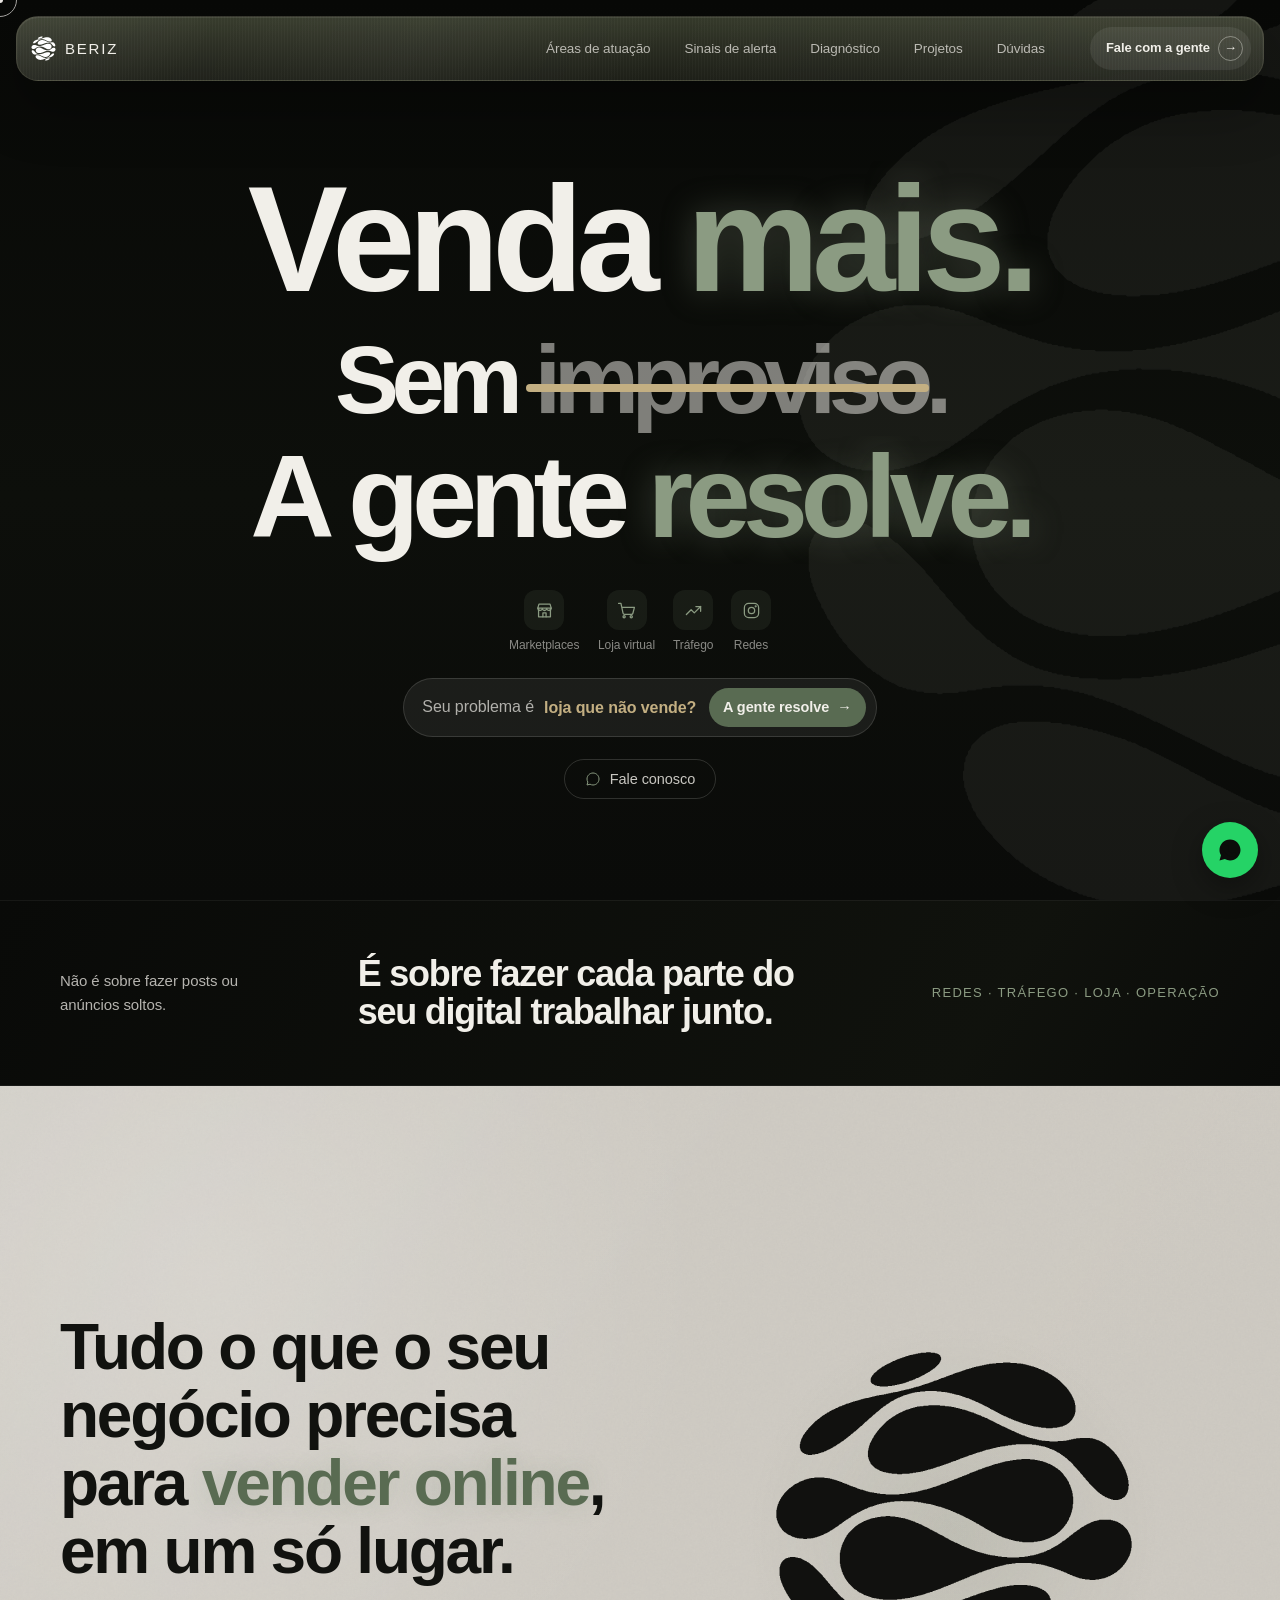
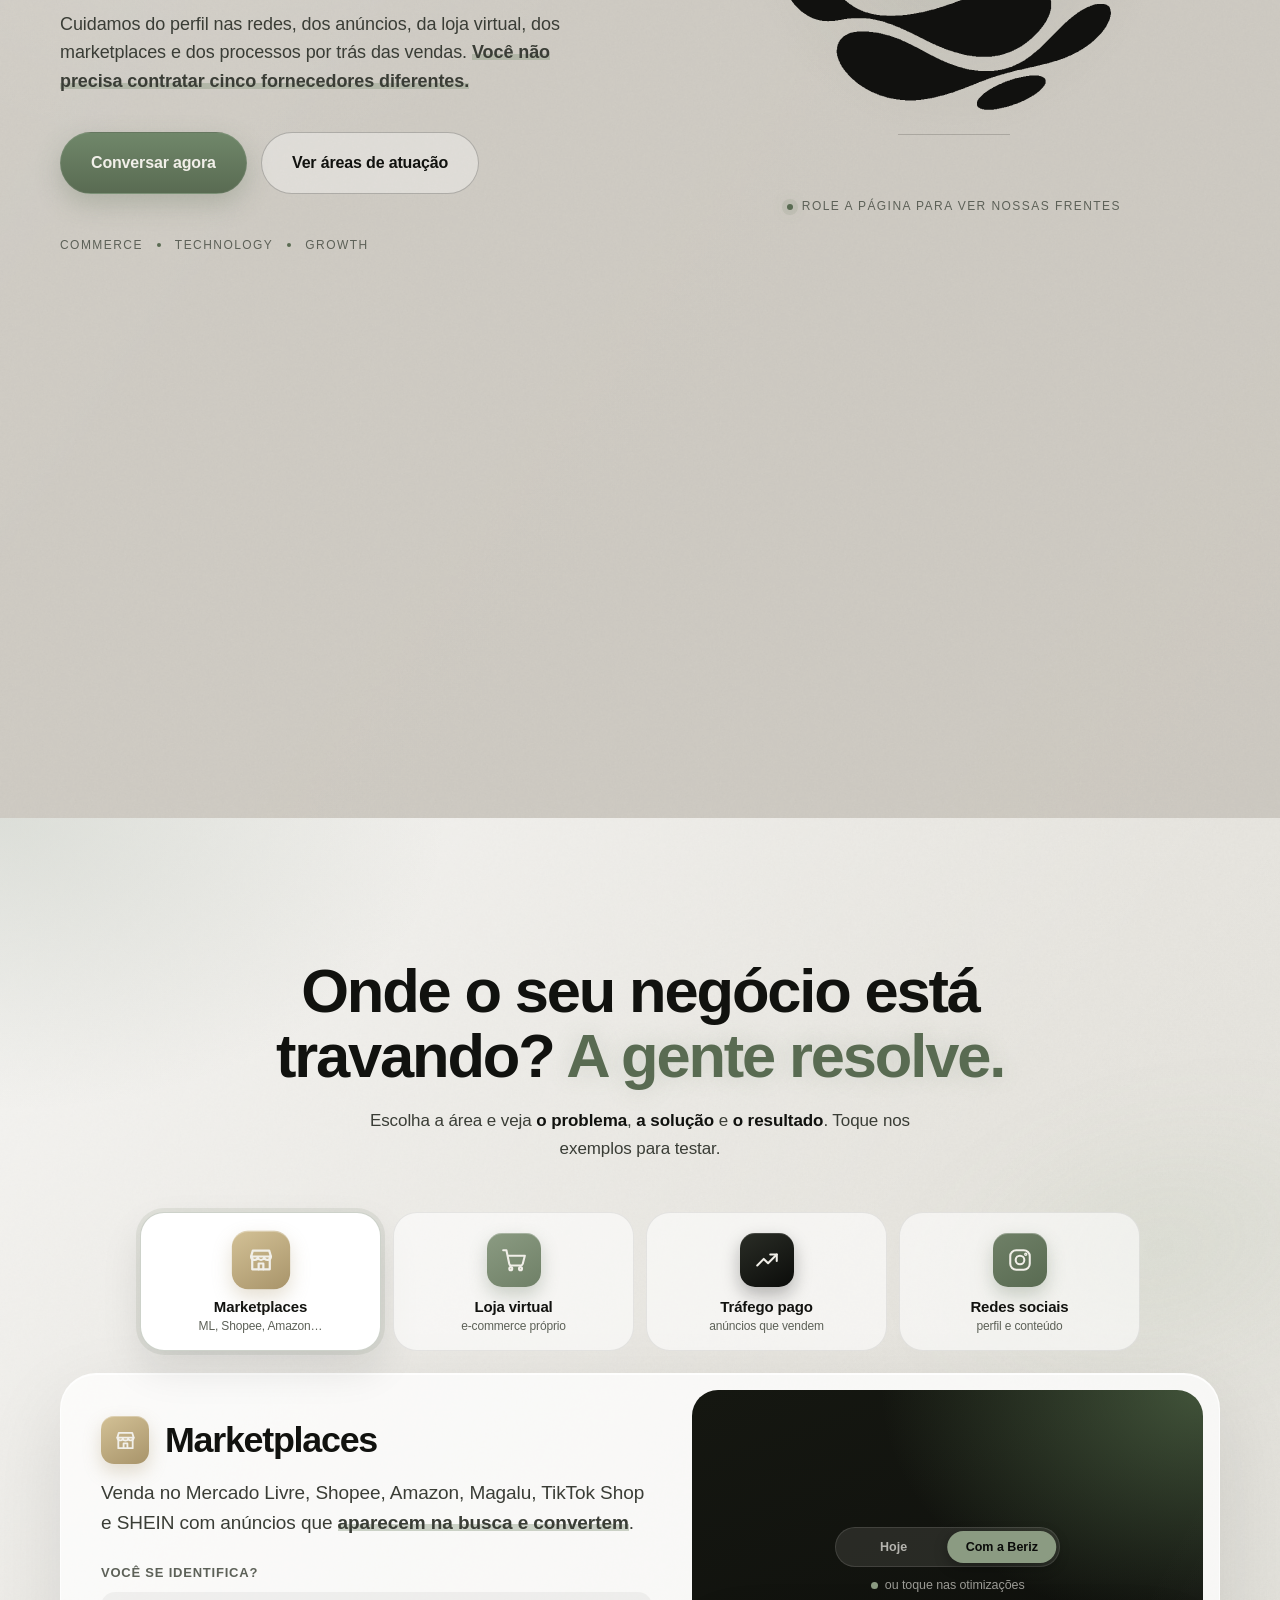
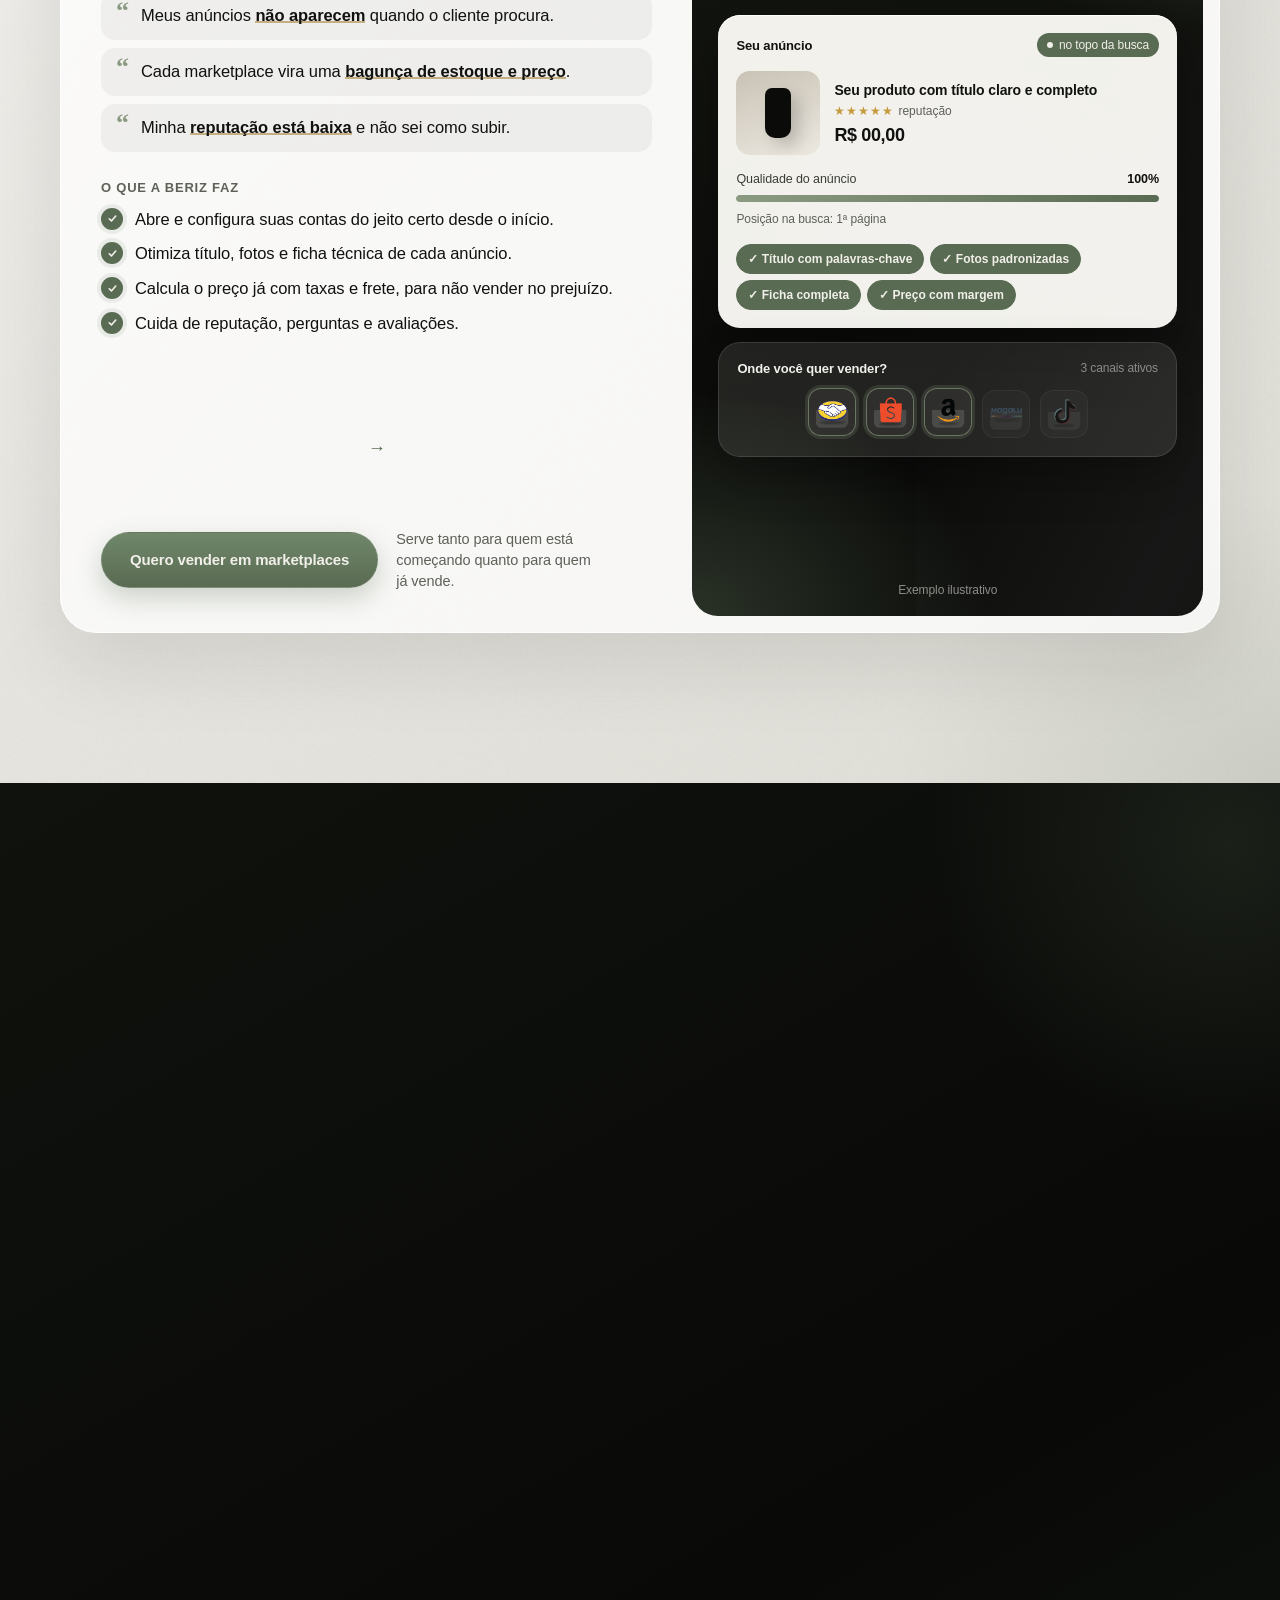
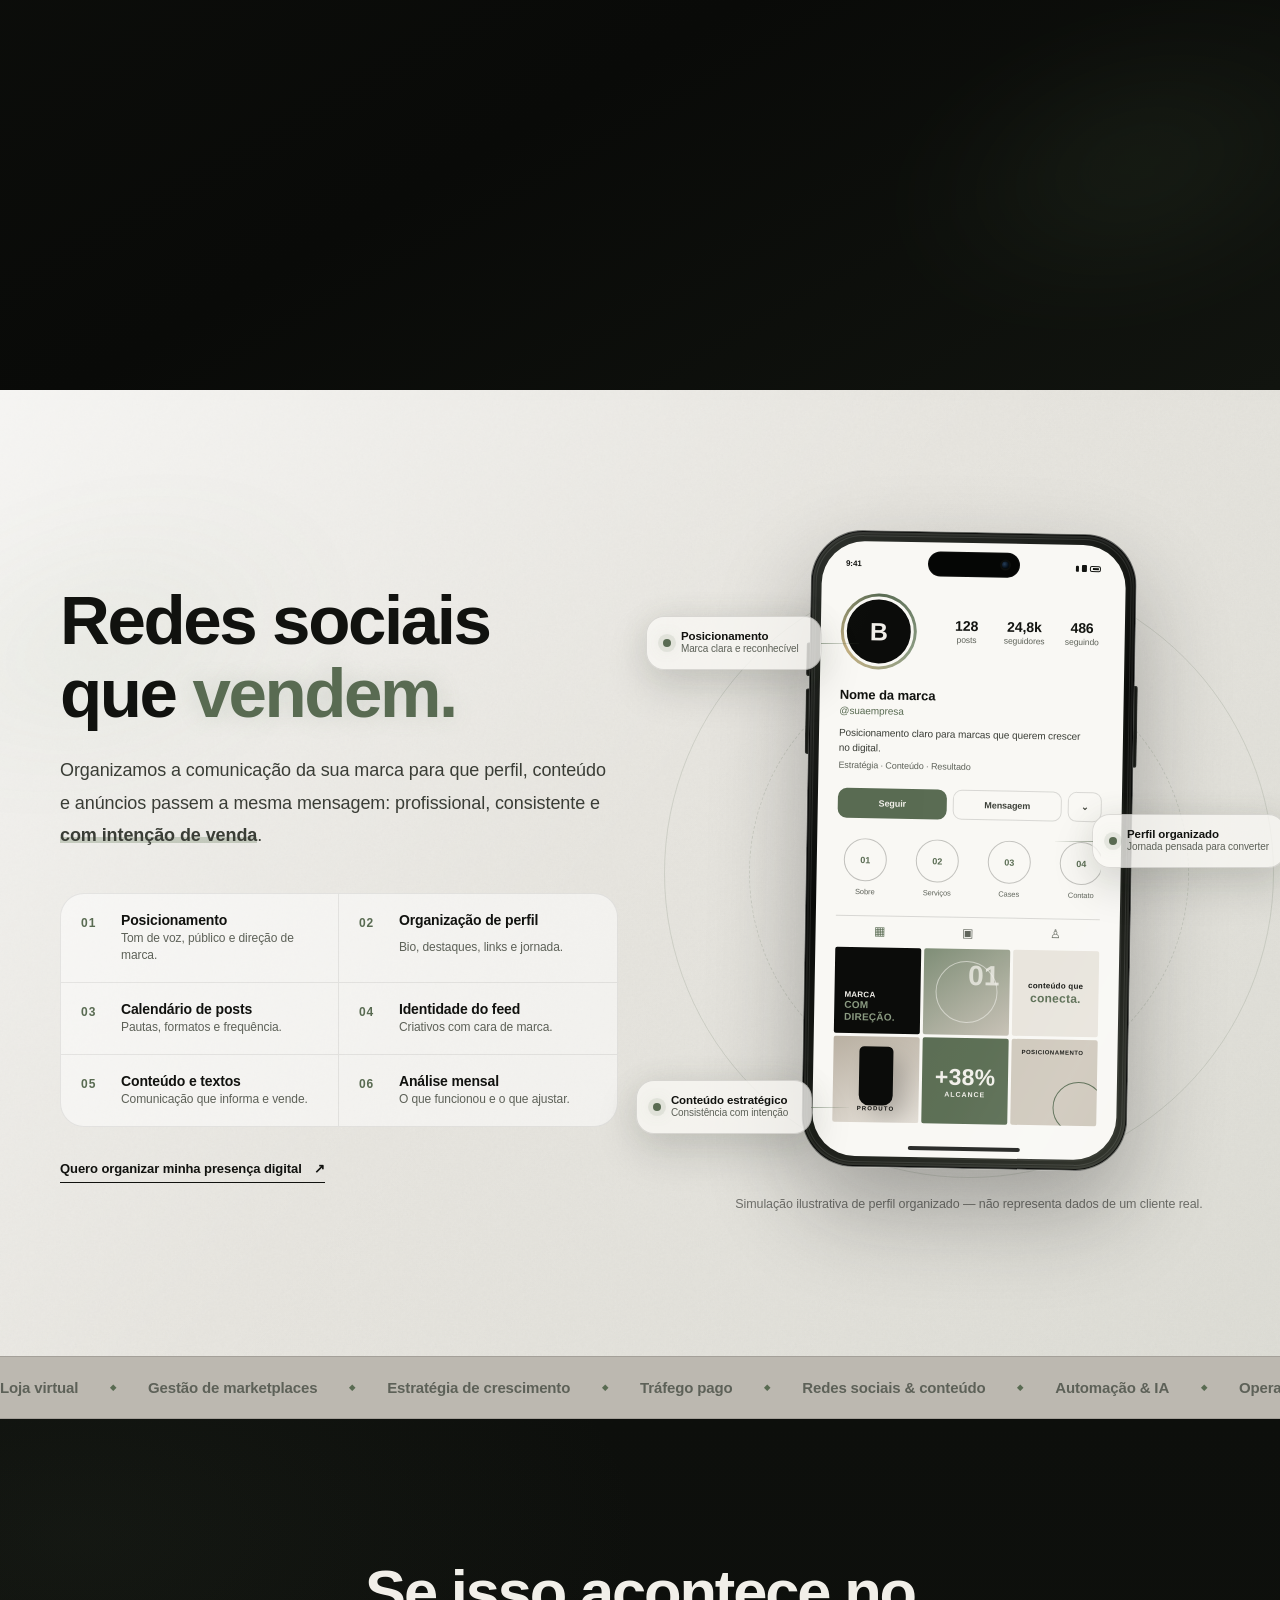
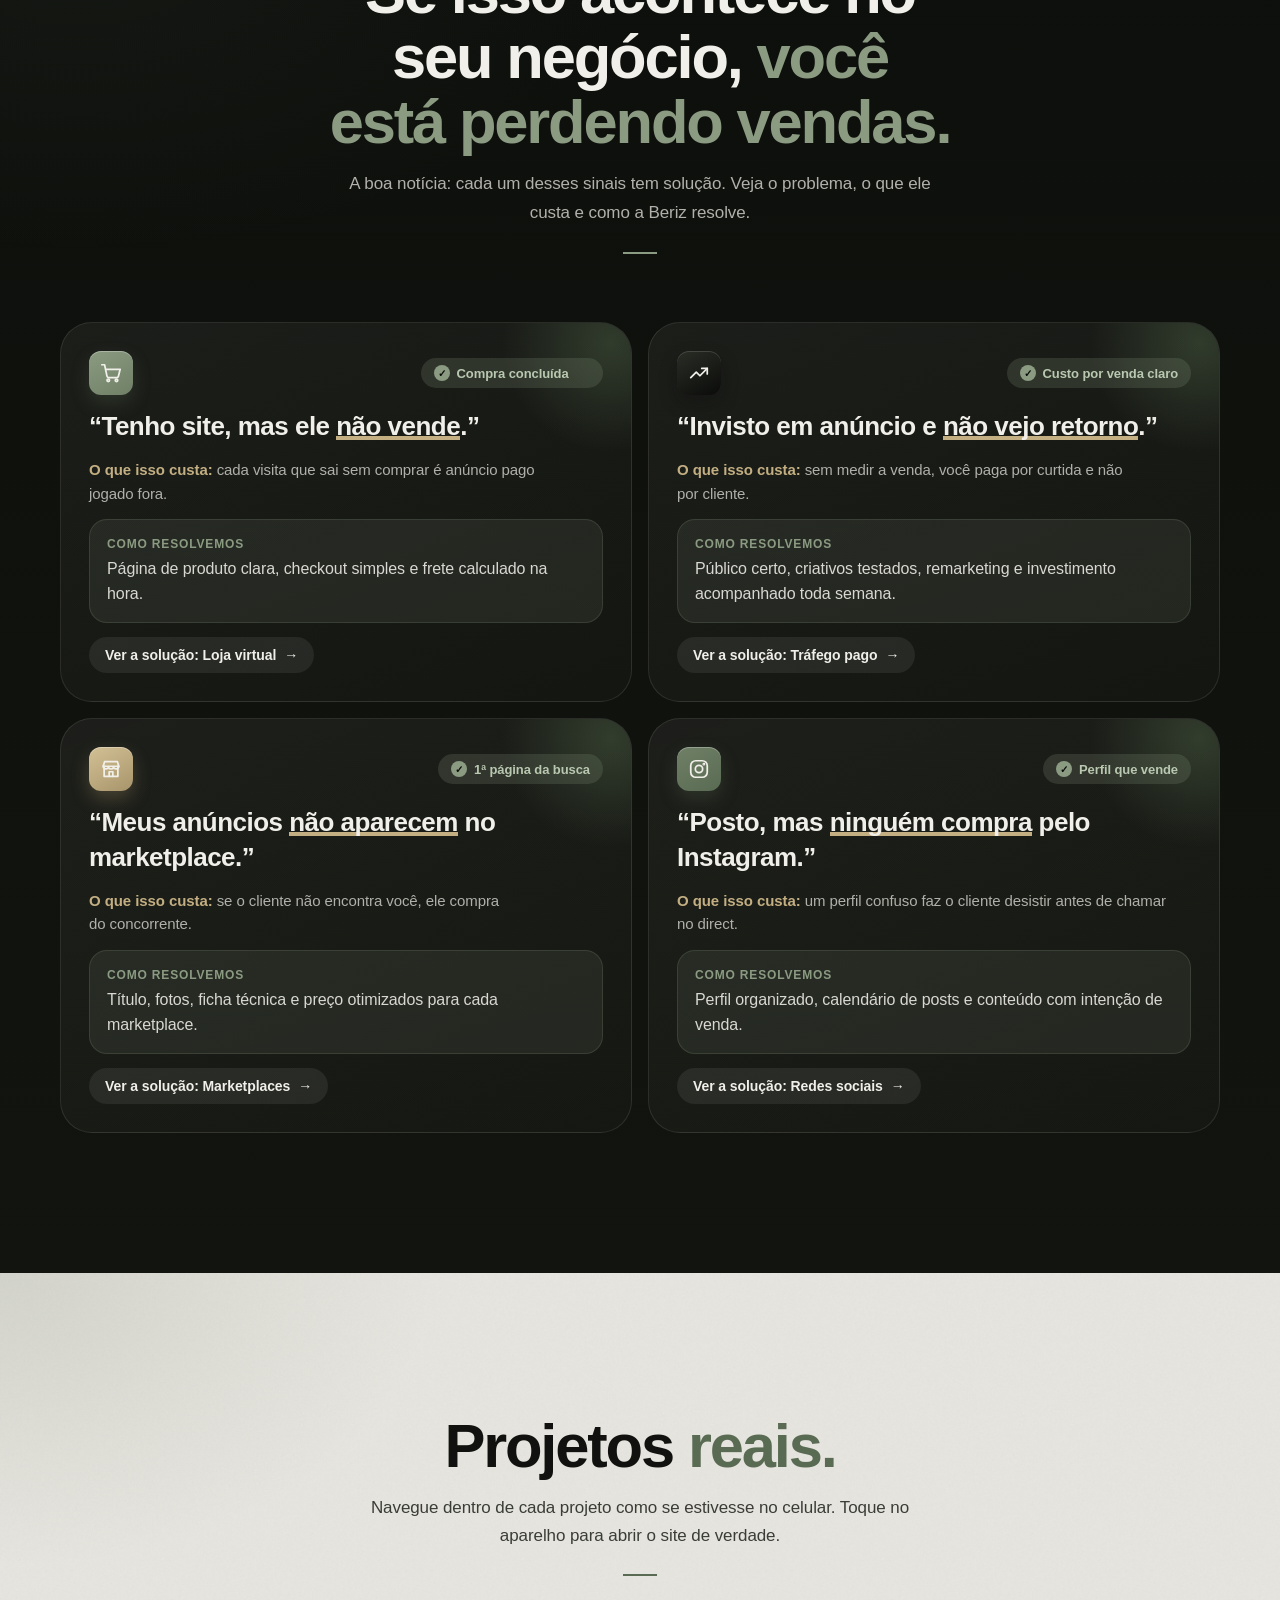
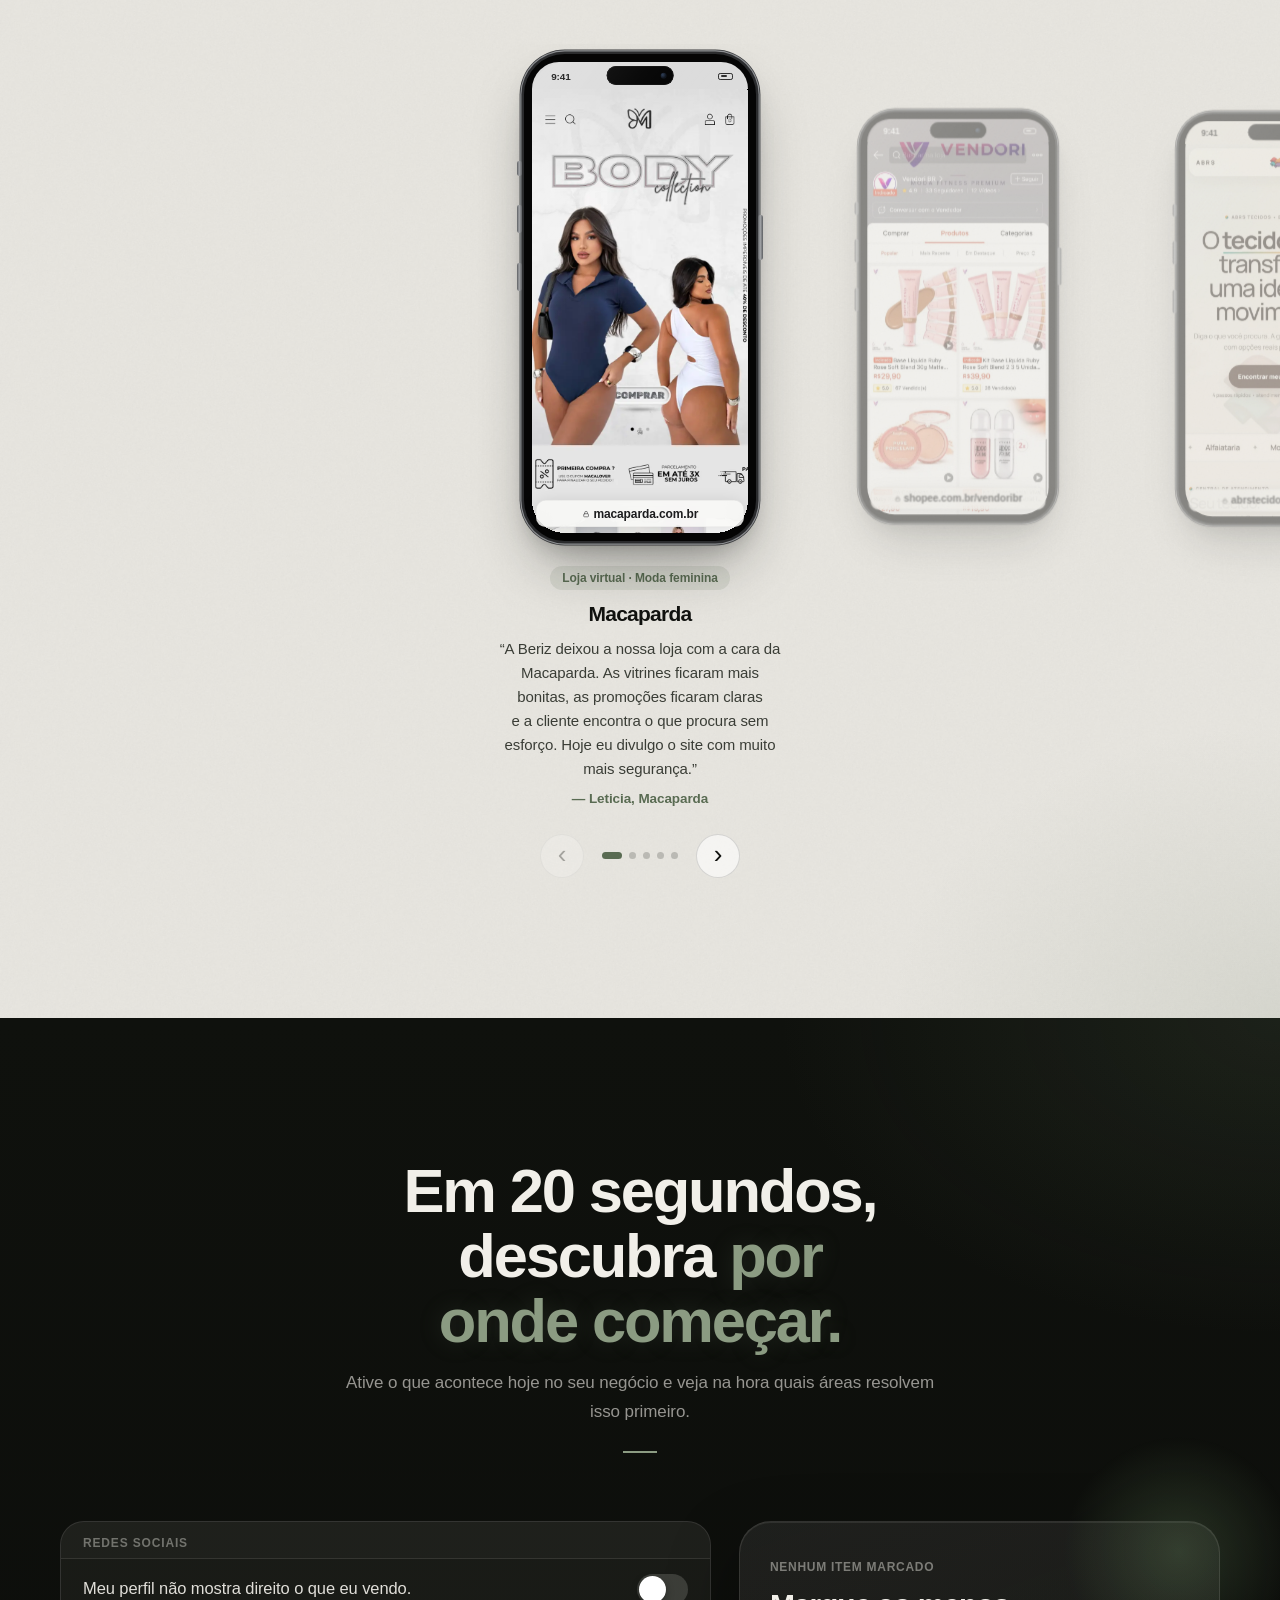
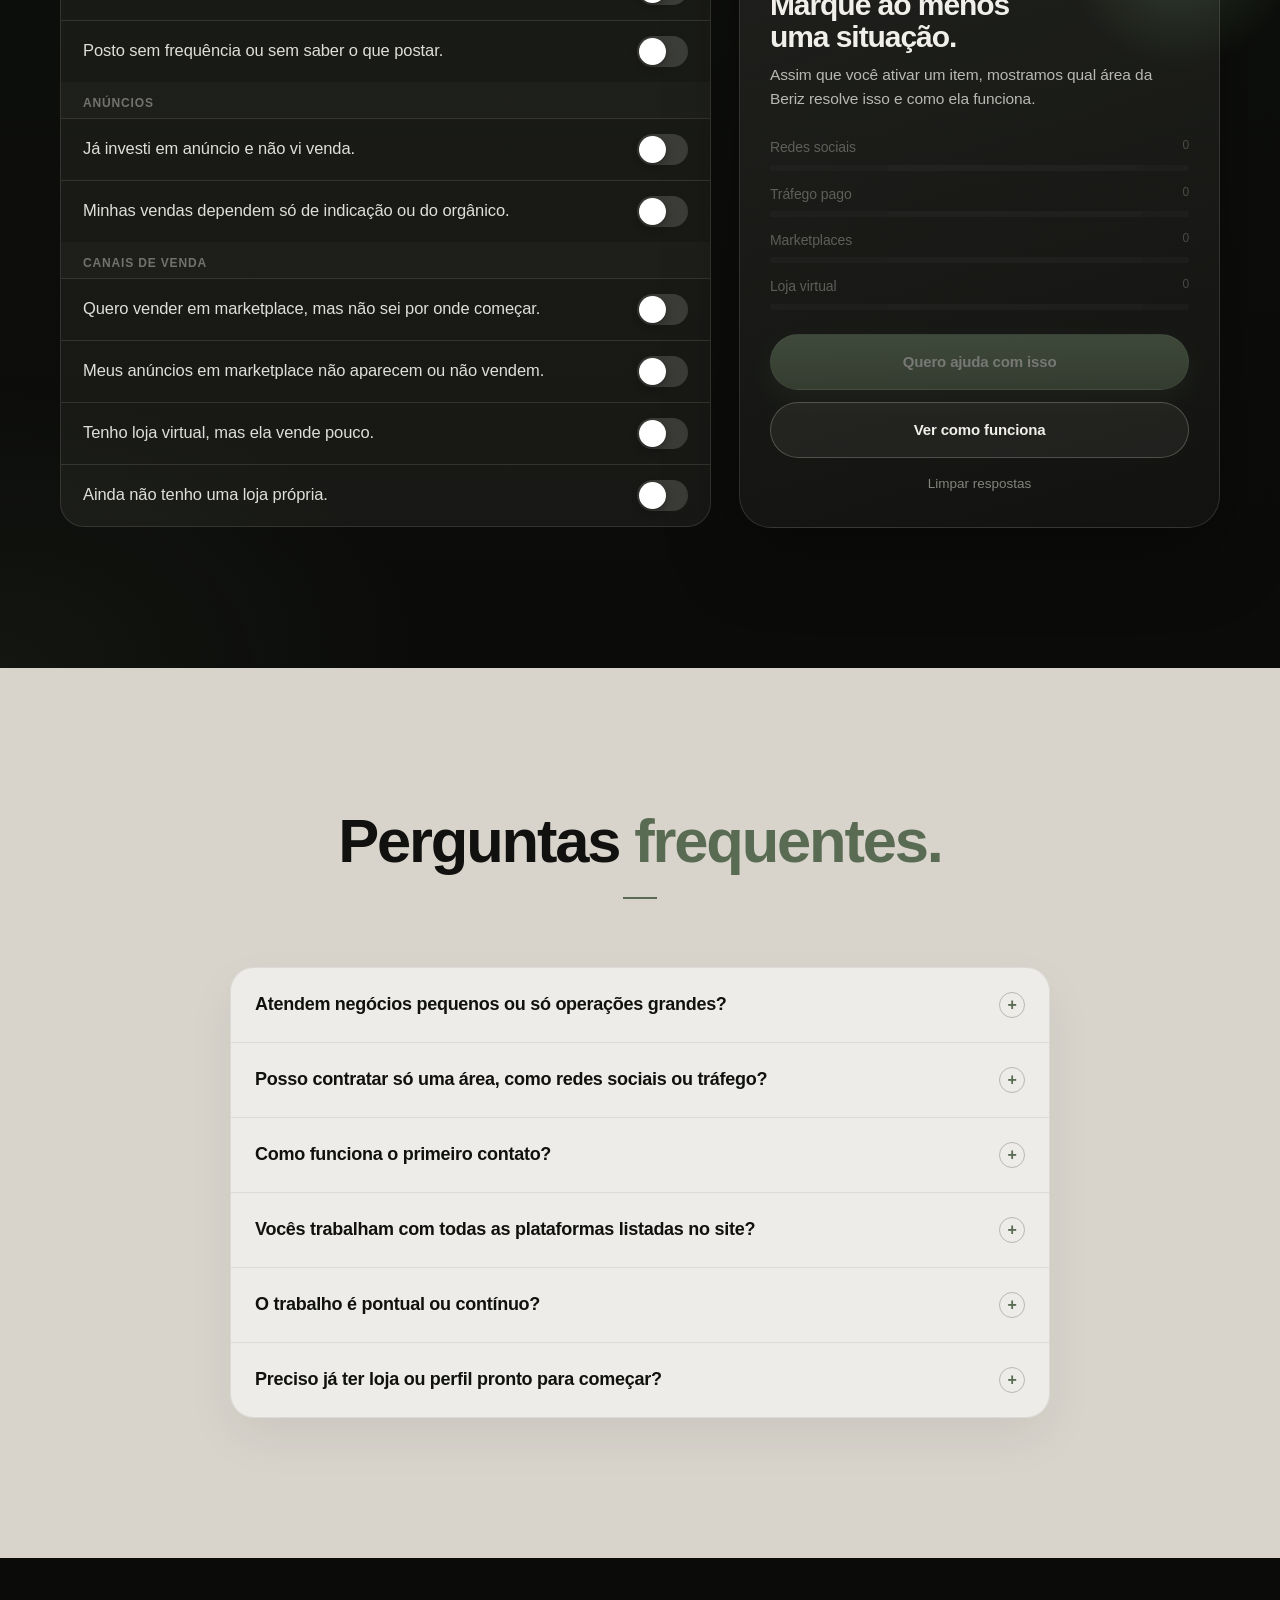
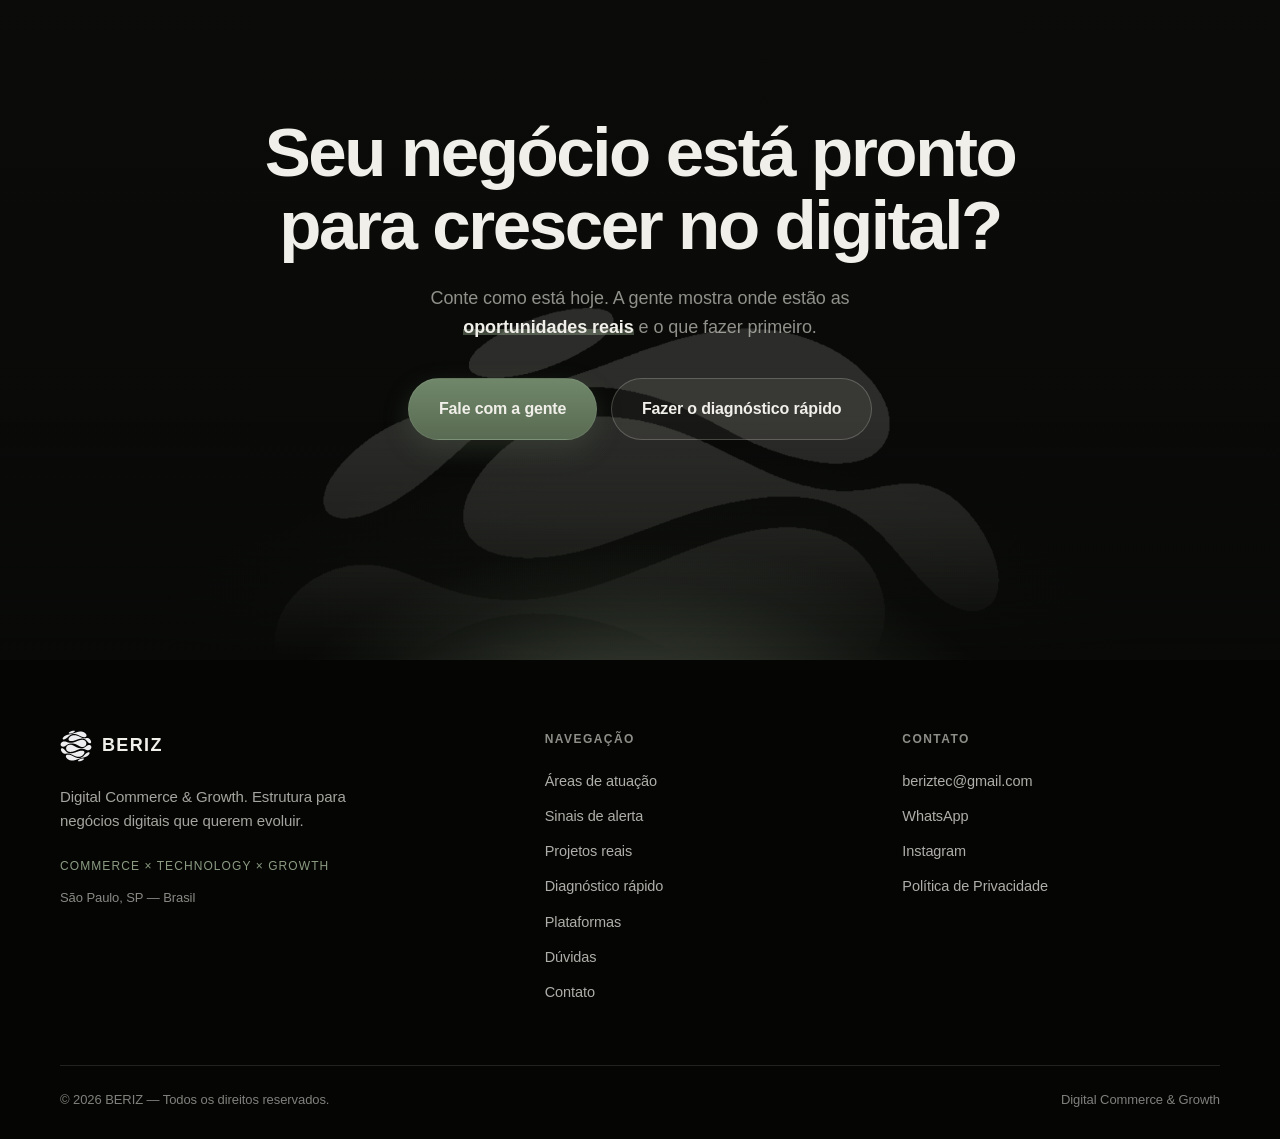
<file: index.html>
<!DOCTYPE html>
<html lang="pt-BR">
<head>
<meta charset="UTF-8">
<meta name="viewport" content="width=device-width, initial-scale=1.0, viewport-fit=cover">
<meta name="theme-color" content="#0b0c0a">
<title>BERIZ | Digital Commerce & Growth</title>
<meta name="description" content="A Beriz ajuda negócios a venderem mais no digital: redes sociais, tráfego pago, marketplaces, loja virtual, automação e estratégia, tudo conectado.">
<meta property="og:title" content="BERIZ | Digital Commerce & Growth">
<meta property="og:description" content="Redes sociais, tráfego pago, marketplaces, loja virtual e automação para o seu negócio crescer no digital.">
<meta property="og:type" content="website">
<link rel="canonical" href="https://beriztec.github.io/beriz/">
<meta property="og:url" content="https://beriztec.github.io/beriz/">
<meta property="og:site_name" content="BERIZ">
<meta property="og:locale" content="pt_BR">
<meta property="og:image" content="https://beriztec.github.io/beriz/assets/img/og-image.jpg">
<meta property="og:image:width" content="1200">
<meta property="og:image:height" content="630">
<meta property="og:image:alt" content="BERIZ — Venda mais. Sem improviso. A gente resolve.">
<meta name="twitter:card" content="summary_large_image">
<meta name="twitter:image" content="https://beriztec.github.io/beriz/assets/img/og-image.jpg">
<link rel="icon" type="image/png" sizes="48x48" href="assets/img/favicon-48.png">
<link rel="apple-touch-icon" href="assets/img/apple-touch-icon.png">
<script>
/* Antes de pintar: marca que há JS (sem JS a abertura não aparece), pula a
   abertura se já foi vista nesta sessão e garante que ela nunca prenda a
   página (se algum script falhar, some sozinha em 3,5s). */
(function(d){var h=d.documentElement;h.classList.add('js');
try{if(sessionStorage.getItem('berizIntro'))h.classList.add('intro-seen')}catch(e){}
setTimeout(function(){var p=d.getElementById('preloader');if(p&&!p.classList.contains('done')){p.classList.add('done');d.body&&d.body.classList.remove('loading')}},3500);
})(document);
</script>

<link rel="stylesheet" href="assets/css/style.css">
<link rel="stylesheet" href="assets/css/ios.css">
</head>
<body>
<div id="preloader" aria-hidden="true">
  <div class="pl-stage">
    <img class="pl-base" src="assets/img/beriz-logo-light.svg" alt="" width="804" height="809">
    <img class="pl-fill" src="assets/img/beriz-logo-green.svg" alt="" width="804" height="809">
  </div>
</div>
<div id="scrollProgress" aria-hidden="true"></div>
<header id="header">
  <div class="header-inner">
    <a href="#top" class="logo"><span class="logo-badge"><img src="assets/img/beriz-logo.svg" alt="Símbolo Beriz"><span>BERIZ</span></span></a>
    <nav>
      <div class="nav-links">
        <a href="#atuacao">Áreas de atuação</a>
        <a href="#sinais">Sinais de alerta</a>
        <a href="#diagnostico">Diagnóstico</a>
        <a href="#projetos">Projetos</a>
        <a href="#faq">Dúvidas</a>
      </div>
      <a href="#contato" class="nav-cta">Fale com a gente <span class="arrow">→</span></a>
    </nav>
    <button class="menu-btn" id="menuBtn" aria-label="Abrir menu"><span></span><span></span></button>
  </div>
</header>

<div class="mobile-nav" id="mobileNav" aria-label="Menu">
  <img class="mn-logo" src="assets/img/beriz-logo-light.webp" alt="" aria-hidden="true" width="804" height="809" decoding="async">
  <nav class="mn-list" aria-label="Navegação">
    <a href="#atuacao"><em>01</em><span>Áreas de atuação</span><b aria-hidden="true">→</b></a>
    <a href="#sinais"><em>02</em><span>Sinais de alerta</span><b aria-hidden="true">→</b></a>
    <a href="#projetos"><em>03</em><span>Projetos reais</span><b aria-hidden="true">→</b></a>
    <a href="#diagnostico"><em>04</em><span>Diagnóstico rápido</span><b aria-hidden="true">→</b></a>
    <a href="#plataformas"><em>05</em><span>Plataformas</span><b aria-hidden="true">→</b></a>
    <a href="#faq"><em>06</em><span>Dúvidas</span><b aria-hidden="true">→</b></a>
  </nav>
  <div class="mn-actions">
    <a href="#contato" class="btn btn-green">Fale com a gente</a>
    <a href="https://wa.me/5511994724695?text=Ol%C3%A1!%20Vim%20pelo%20site%20da%20Beriz%20e%20gostaria%20de%20conversar." class="btn btn-light" target="_blank" rel="noopener">WhatsApp</a>
  </div>
  <p class="mn-foot">Commerce · Technology · Growth</p>
</div>

<main>
  <section class="opening-hero" id="top">
    <img class="hero-gear" src="assets/img/beriz-logo-light.webp" alt="" aria-hidden="true" width="804" height="809" decoding="async">
    <div class="wrap opening-inner">
      <h1 class="clip-lines hero-phrases">
        <span class="line"><span class="line-inner">Venda <em class="hero-em">mais.</em></span></span>
        <span class="line"><span class="line-inner">Sem <span class="hero-strike">improviso.</span></span></span>
        <span class="line"><span class="line-inner">A gente <em class="hero-em">resolve.</em></span></span>
      </h1>
      <nav class="hero-apps reveal in" aria-label="Áreas de atuação">
        <a href="#atuacao" class="hero-app" data-area="marketplace"><span class="app-icon icon-sand" aria-hidden="true"><svg viewBox="0 0 24 24"><path d="M3.5 9 5 4h14l1.5 5"/><path d="M4.5 9v11h15V9"/><path d="M3.5 9h17a3 3 0 0 1-5.7 1.2A3 3 0 0 1 12 12a3 3 0 0 1-2.8-1.8A3 3 0 0 1 3.5 9Z"/><path d="M10 20v-5h4v5"/></svg></span><span>Marketplaces</span></a>
        <a href="#atuacao" class="hero-app" data-area="loja"><span class="app-icon icon-sage" aria-hidden="true"><svg viewBox="0 0 24 24"><circle cx="9" cy="20" r="1.4"/><circle cx="18" cy="20" r="1.4"/><path d="M2 3h3l2.6 12.4a2 2 0 0 0 2 1.6h8.5a2 2 0 0 0 2-1.5L22 8H6"/></svg></span><span>Loja virtual</span></a>
        <a href="#atuacao" class="hero-app" data-area="trafego"><span class="app-icon icon-dark" aria-hidden="true"><svg viewBox="0 0 24 24"><path d="m3 17 6-6 4 4 8-8"/><path d="M15 7h6v6"/></svg></span><span>Tráfego</span></a>
        <a href="#atuacao" class="hero-app" data-area="social"><span class="app-icon " aria-hidden="true"><svg viewBox="0 0 24 24"><rect x="3" y="3" width="18" height="18" rx="5.5"/><circle cx="12" cy="12" r="4"/><circle cx="17.3" cy="6.7" r=".6"/></svg></span><span>Redes</span></a>
      </nav>
      <a href="#atuacao" class="pain-rotator reveal in" id="painRotator" data-area="marketplace">
        <span class="pr-label">Seu problema é</span>
        <span class="pr-window"><span class="pr-word">anúncio que ninguém acha?</span></span>
        <span class="pr-fix">A gente resolve <b aria-hidden="true">→</b></span>
      </a>
      <a href="https://wa.me/5511994724695?text=Ol%C3%A1!%20Vim%20pelo%20site%20da%20Beriz%20e%20gostaria%20de%20conversar." class="hero-wa reveal in" target="_blank" rel="noopener">
        <svg viewBox="0 0 32 32" aria-hidden="true"><path d="M16 4C9.4 4 4 9.4 4 16c0 2.2.6 4.3 1.7 6.1L4 28l6.1-1.6A11.9 11.9 0 0 0 16 28c6.6 0 12-5.4 12-12S22.6 4 16 4Z"/></svg>
        Fale conosco
      </a>
    </div>
  </section>

  <section class="dark-strip intro-strip" aria-label="Posicionamento Beriz">
    <div class="wrap strip-grid reveal">
      <p>Não é sobre fazer posts ou anúncios soltos.</p>
      <h2>É sobre fazer cada parte do seu digital trabalhar junto.</h2>
      <span>Redes · Tráfego · Loja · Operação</span>
    </div>
  </section>

  <section class="hero" aria-label="Frentes da Beriz">
    <div class="wrap hero-grid">
      <div class="hero-copy">
        <h2 class="reveal in">Tudo o que o seu negócio precisa para <span class="accent-word">vender online</span>, em um só lugar.</h2>
        <p class="sub reveal in">Cuidamos do perfil nas redes, dos anúncios, da loja virtual, dos marketplaces e dos processos por trás das vendas. <span class="hl">Você não precisa contratar cinco fornecedores diferentes.</span></p>
        <div class="hero-ctas reveal in">
          <a href="#contato" class="btn btn-green">Conversar agora</a>
          <a href="#atuacao" class="btn btn-ghost">Ver áreas de atuação</a>
        </div>
        <div class="hero-meta reveal in"><span>Commerce</span><i></i><span>Technology</span><i></i><span>Growth</span></div>
      </div>
      <div class="globe-wrap reveal in">
        <div class="logo-stage" id="berizLogoStage">
          <img class="scroll-logo" id="berizScrollLogo" src="assets/img/beriz-logo.svg" alt="Símbolo Beriz">
          <div class="capability-cloud" id="capabilityCloud" aria-label="Áreas de atuação">
            <span class="capability" data-capability="0">Loja virtual</span>
            <span class="capability" data-capability="1">Marketplaces</span>
            <span class="capability" data-capability="2">Tráfego pago</span>
            <span class="capability" data-capability="3">Redes sociais &amp; conteúdo</span>
            <span class="capability" data-capability="4">Automação &amp; IA</span>
            <span class="capability" data-capability="5">Estratégia digital</span>
          </div>
          <div class="logo-progress" aria-hidden="true"><span id="logoProgressFill"></span></div>
        </div>
        <div class="globe-caption"><span class="green-dot"></span>role a página para ver nossas frentes</div>
      </div>
    </div>
  </section>

  <!-- ============ NOVA SEÇÃO: ÁREAS DE ATUAÇÃO ============ -->
  <section class="areas" id="atuacao" aria-labelledby="areas-title">
    <div class="wrap">
      <div class="areas-head reveal">
        <div>
          <h2 id="areas-title">Onde o seu negócio está travando? <span>A gente resolve.</span></h2>
        </div>
        <p>Escolha a área e veja <b>o problema</b>, <b>a solução</b> e <b>o resultado</b>. Toque nos exemplos para testar.</p>
      </div>

      <div class="area-dock reveal" role="tablist" aria-label="Escolha uma área">
        <button class="area-tab" role="tab" id="tab-marketplace" aria-controls="panel-marketplace" aria-selected="true" data-area-tab="marketplace">
          <span class="app-icon icon-sand"><svg viewBox="0 0 24 24" aria-hidden="true"><path d="M3.5 9 5 4h14l1.5 5"/><path d="M4.5 9v11h15V9"/><path d="M3.5 9h17a3 3 0 0 1-5.7 1.2A3 3 0 0 1 12 12a3 3 0 0 1-2.8-1.8A3 3 0 0 1 3.5 9Z"/><path d="M10 20v-5h4v5"/></svg></span>
          <span>Marketplaces<small>ML, Shopee, Amazon…</small></span>
        </button>
        <button class="area-tab" role="tab" id="tab-loja" aria-controls="panel-loja" aria-selected="false" tabindex="-1" data-area-tab="loja">
          <span class="app-icon icon-sage"><svg viewBox="0 0 24 24" aria-hidden="true"><circle cx="9" cy="20" r="1.4"/><circle cx="18" cy="20" r="1.4"/><path d="M2 3h3l2.6 12.4a2 2 0 0 0 2 1.6h8.5a2 2 0 0 0 2-1.5L22 8H6"/></svg></span>
          <span>Loja virtual<small>e-commerce próprio</small></span>
        </button>
        <button class="area-tab" role="tab" id="tab-trafego" aria-controls="panel-trafego" aria-selected="false" tabindex="-1" data-area-tab="trafego">
          <span class="app-icon icon-dark"><svg viewBox="0 0 24 24" aria-hidden="true"><path d="m3 17 6-6 4 4 8-8"/><path d="M15 7h6v6"/></svg></span>
          <span>Tráfego pago<small>anúncios que vendem</small></span>
        </button>
        <button class="area-tab" role="tab" id="tab-social" aria-controls="panel-social" aria-selected="false" tabindex="-1" data-area-tab="social">
          <span class="app-icon"><svg viewBox="0 0 24 24" aria-hidden="true"><rect x="3" y="3" width="18" height="18" rx="5.5"/><circle cx="12" cy="12" r="4"/><circle cx="17.3" cy="6.7" r=".6"/></svg></span>
          <span>Redes sociais<small>perfil e conteúdo</small></span>
        </button>
      </div>

      <!-- Painel: Marketplaces -->
      <article class="area-panel reveal" role="tabpanel" id="panel-marketplace" aria-labelledby="tab-marketplace" data-area-panel="marketplace">
        <div class="area-info">
          <div class="area-title"><span class="app-icon icon-sand"><svg viewBox="0 0 24 24" aria-hidden="true"><path d="M3.5 9 5 4h14l1.5 5"/><path d="M4.5 9v11h15V9"/><path d="M3.5 9h17a3 3 0 0 1-5.7 1.2A3 3 0 0 1 12 12a3 3 0 0 1-2.8-1.8A3 3 0 0 1 3.5 9Z"/><path d="M10 20v-5h4v5"/></svg></span><h3>Marketplaces</h3></div>
          <p class="area-promise">Venda no Mercado Livre, Shopee, Amazon, Magalu, TikTok Shop e SHEIN com anúncios que <span class="hl">aparecem na busca e convertem</span>.</p>
          <span class="block-label">Você se identifica?</span>
          <div class="pain-list">
            <p class="pain">Meus anúncios <span class="hl-pain">não aparecem</span> quando o cliente procura.</p>
            <p class="pain">Cada marketplace vira uma <span class="hl-pain">bagunça de estoque e preço</span>.</p>
            <p class="pain">Minha <span class="hl-pain">reputação está baixa</span> e não sei como subir.</p>
          </div>
          <details class="do-more" open><summary class="block-label">O que a Beriz faz <i aria-hidden="true"></i></summary>
          <ul class="do-list">
            <li>Abre e configura suas contas do jeito certo desde o início.</li>
            <li>Otimiza título, fotos e ficha técnica de cada anúncio.</li>
            <li>Calcula o preço já com taxas e frete, para não vender no prejuízo.</li>
            <li>Cuida de reputação, perguntas e avaliações.</li>
            <li>Gerencia os anúncios internos (Mercado Ads, Shopee Ads e outros).</li>
          </ul></details>
          <div class="compare">
            <div class="before"><b>Hoje</b>Anúncio esquecido, sem posição e sem margem.</div>
            <i aria-hidden="true">→</i>
            <div class="after"><b>Com a Beriz</b>Anúncios bem posicionados e preço que dá lucro.</div>
          </div>
          <div class="area-cta"><a href="#contato" class="btn btn-green" data-goal="Crescer nos marketplaces">Quero vender em marketplaces</a><p>Serve tanto para quem está começando quanto para quem já vende.</p></div>
        </div>
        <div class="area-visual" data-demo="marketplace" aria-label="Exemplo interativo: otimização de anúncio">
          <div class="visual-top"><div class="seg" role="radiogroup" aria-label="Comparar hoje e com a Beriz"><button type="button" role="radio" aria-checked="true" data-seg="off">Hoje</button><button type="button" role="radio" aria-checked="false" data-seg="on">Com a Beriz</button><i class="seg-thumb" aria-hidden="true"></i></div><p class="visual-hint">ou toque nas otimizações</p></div>
          <div class="widget">
            <div class="w-head">Seu anúncio <span class="w-pill" data-mkt-pill>sem destaque</span></div>
            <div class="listing">
              <div class="listing-img"><i></i></div>
              <div><strong>Seu produto com título claro e completo</strong><div class="stars" data-mkt-stars>★★★☆☆<span>reputação</span></div><div class="price">R$ 00,00</div></div>
            </div>
            <div class="meter"><span>Qualidade do anúncio</span><b data-mkt-score>20%</b><i><em data-mkt-bar style="--v:20%"></em></i></div>
            <div class="w-sub" data-mkt-pos>Posição na busca: página 5</div>
            <div class="chips">
              <button type="button" class="chip" aria-pressed="false" data-mkt-chip>Título com palavras-chave</button>
              <button type="button" class="chip" aria-pressed="false" data-mkt-chip>Fotos padronizadas</button>
              <button type="button" class="chip" aria-pressed="false" data-mkt-chip>Ficha completa</button>
              <button type="button" class="chip" aria-pressed="false" data-mkt-chip>Preço com margem</button>
            </div>
          </div>
          <div class="widget widget-glass">
            <div class="w-head">Onde você quer vender? <span data-mkt-channels>1 canal ativo</span></div>
            <div class="channel-row">
              <button type="button" class="channel" aria-pressed="true" title="Mercado Livre"><img src="assets/img/brands/mercadolivre.png" alt="Mercado Livre" loading="lazy" width="42" height="42"></button>
              <button type="button" class="channel" aria-pressed="false" title="Shopee"><img src="assets/img/brands/shopee.png" alt="Shopee" loading="lazy" width="42" height="42"></button>
              <button type="button" class="channel" aria-pressed="false" title="Amazon"><img src="assets/img/brands/amazon.png" alt="Amazon" loading="lazy" width="42" height="42"></button>
              <button type="button" class="channel" aria-pressed="false" title="Magalu"><img src="assets/img/brands/magalu.png" alt="Magalu" loading="lazy" width="42" height="42"></button>
              <button type="button" class="channel" aria-pressed="false" title="TikTok Shop"><img src="assets/img/brands/tiktok.png" alt="TikTok Shop" loading="lazy" width="42" height="42"></button>
            </div>
          </div>
          <p class="visual-note">Exemplo ilustrativo</p>
        </div>
      </article>

      <!-- Painel: Loja virtual -->
      <article class="area-panel" role="tabpanel" id="panel-loja" aria-labelledby="tab-loja" data-area-panel="loja" hidden>
        <div class="area-info">
          <div class="area-title"><span class="app-icon icon-sage"><svg viewBox="0 0 24 24" aria-hidden="true"><circle cx="9" cy="20" r="1.4"/><circle cx="18" cy="20" r="1.4"/><path d="M2 3h3l2.6 12.4a2 2 0 0 0 2 1.6h8.5a2 2 0 0 0 2-1.5L22 8H6"/></svg></span><h3>Loja virtual (e-commerce)</h3></div>
          <p class="area-promise">Uma loja própria rápida, bonita e pensada para o cliente <span class="hl">chegar até o fim da compra</span>.</p>
          <span class="block-label">Você se identifica?</span>
          <div class="pain-list">
            <p class="pain">Tenho site, mas ele <span class="hl-pain">não vende</span>.</p>
            <p class="pain">Muita gente coloca no carrinho e <span class="hl-pain">desiste</span>.</p>
            <p class="pain">Minha loja é <span class="hl-pain">lenta e difícil de atualizar</span>.</p>
          </div>
          <details class="do-more" open><summary class="block-label">O que a Beriz faz <i aria-hidden="true"></i></summary>
          <ul class="do-list">
            <li>Cria ou migra sua loja em Shopify, Nuvemshop, Tray, Yampi e outras.</li>
            <li>Monta páginas de produto que respondem as dúvidas do cliente.</li>
            <li>Simplifica o checkout e organiza frete e formas de pagamento.</li>
            <li>Integra loja, estoque, ERP e transportadoras.</li>
            <li>Ajusta a loja continuamente para vender mais com o mesmo tráfego.</li>
          </ul></details>
          <div class="compare">
            <div class="before"><b>Hoje</b>Visitas que chegam e vão embora sem comprar.</div>
            <i aria-hidden="true">→</i>
            <div class="after"><b>Com a Beriz</b>Uma jornada de compra simples, do produto ao pagamento.</div>
          </div>
          <div class="area-cta"><a href="#contato" class="btn btn-green" data-goal="Estruturar ou melhorar o e-commerce">Quero uma loja que vende</a><p>Tem loja ou está começando do zero? Atendemos os dois.</p></div>
        </div>
        <div class="area-visual" data-demo="loja" aria-label="Exemplo interativo: jornada de compra">
          <div class="visual-top"><div class="seg" role="radiogroup" aria-label="Comparar hoje e com a Beriz"><button type="button" role="radio" aria-checked="true" data-seg="off">Hoje</button><button type="button" role="radio" aria-checked="false" data-seg="on">Com a Beriz</button><i class="seg-thumb" aria-hidden="true"></i></div><p class="visual-hint">ou simule uma compra</p></div>
          <div class="widget">
            <div class="shop-steps" data-shop-steps><span class="done">Produto</span><em></em><span>Carrinho</span><em></em><span>Pagamento</span><em></em><span>Pedido</span></div>
            <div class="product-hero" data-shop-hero><i></i><b class="shop-done" aria-hidden="true">✓</b></div>
            <div class="w-head">Página de produto clara <span data-shop-ready>3 de 3 ativos</span></div>
            <div class="w-rows">
              <button type="button" class="w-row w-toggle" aria-pressed="true" data-shop-item>Fotos, medidas e benefícios<i class="ok"></i></button>
              <button type="button" class="w-row w-toggle" aria-pressed="true" data-shop-item>Avaliações de quem comprou<i class="ok"></i></button>
              <button type="button" class="w-row w-toggle" aria-pressed="true" data-shop-item>Frete calculado na página<i class="ok"></i></button>
            </div>
            <button type="button" class="buy-btn" data-shop-buy>Adicionar ao carrinho</button>
          </div>
          <div class="widget widget-glass">
            <div class="w-head">Sua plataforma <span data-shop-platform>Shopify</span></div>
            <div class="channel-row" role="radiogroup" aria-label="Escolha a plataforma">
              <button type="button" class="channel" role="radio" aria-checked="true" title="Shopify"><img src="assets/img/brands/shopify.png" alt="Shopify" loading="lazy" width="42" height="42"></button>
              <button type="button" class="channel" role="radio" aria-checked="false" title="Nuvemshop"><img src="assets/img/brands/nuvemshop.png" alt="Nuvemshop" loading="lazy" width="42" height="42"></button>
              <button type="button" class="channel" role="radio" aria-checked="false" title="Tray"><img src="assets/img/brands/tray.png" alt="Tray" loading="lazy" width="42" height="42"></button>
              <button type="button" class="channel" role="radio" aria-checked="false" title="Yampi"><img src="assets/img/brands/yampi.png" alt="Yampi" loading="lazy" width="42" height="42"></button>
              <button type="button" class="channel" role="radio" aria-checked="false" title="Loja Integrada"><img src="assets/img/brands/loja-integrada.png" alt="Loja Integrada" loading="lazy" width="42" height="42"></button>
            </div>
          </div>
          <p class="visual-note">Exemplo ilustrativo</p>
        </div>
      </article>

      <!-- Painel: Tráfego pago -->
      <article class="area-panel" role="tabpanel" id="panel-trafego" aria-labelledby="tab-trafego" data-area-panel="trafego" hidden>
        <div class="area-info">
          <div class="area-title"><span class="app-icon icon-dark"><svg viewBox="0 0 24 24" aria-hidden="true"><path d="m3 17 6-6 4 4 8-8"/><path d="M15 7h6v6"/></svg></span><h3>Tráfego pago</h3></div>
          <p class="area-promise">Anúncios que <span class="hl">trazem cliente, não só curtida</span>, com cada real investido acompanhado de perto.</p>
          <span class="block-label">Você se identifica?</span>
          <div class="pain-list">
            <p class="pain">Já impulsionei post e <span class="hl-pain">não vendeu nada</span>.</p>
            <p class="pain">Gasto com anúncio e <span class="hl-pain">não sei o que está dando resultado</span>.</p>
            <p class="pain">Dependo só do orgânico e minhas vendas <span class="hl-pain">sobem e descem</span>.</p>
          </div>
          <details class="do-more" open><summary class="block-label">O que a Beriz faz <i aria-hidden="true"></i></summary>
          <ul class="do-list">
            <li>Cria e gerencia campanhas no Instagram, Facebook e Google.</li>
            <li>Testa públicos, criativos e ofertas para achar o que vende.</li>
            <li>Faz remarketing para quem visitou e não comprou.</li>
            <li>Configura pixel e eventos para medir venda, não só clique.</li>
            <li>Acompanha o investimento toda semana e ajusta rápido.</li>
          </ul></details>
          <div class="compare">
            <div class="before"><b>Hoje</b>Impulsionar o post e torcer para dar certo.</div>
            <i aria-hidden="true">→</i>
            <div class="after"><b>Com a Beriz</b>Campanhas medidas, com custo por venda claro.</div>
          </div>
          <div class="area-cta"><a href="#contato" class="btn btn-green" data-goal="Aumentar vendas com tráfego pago">Quero anúncios que vendem</a><p>Antes de investir mais, a gente olha o que já existe.</p></div>
        </div>
        <div class="area-visual" data-demo="trafego" aria-label="Exemplo interativo: funil de anúncios">
          <div class="visual-top"><div class="seg" role="radiogroup" aria-label="Comparar hoje e com a Beriz"><button type="button" role="radio" aria-checked="true" data-seg="off">Hoje</button><button type="button" role="radio" aria-checked="false" data-seg="on">Com a Beriz</button><i class="seg-thumb" aria-hidden="true"></i></div><p class="visual-hint">ou ative cada otimização</p></div>
          <div class="widget">
            <div class="w-head">Do anúncio à venda <span data-ads-label>sem otimização</span></div>
            <div class="funnel" data-ads-funnel>
              <div style="--w:100%"><b>Pessoas alcançadas</b><span>anúncio</span></div>
              <div style="--w:56%"><b>Cliques</b><span>interesse</span></div>
              <div style="--w:30%"><b>Carrinho</b><span></span></div>
              <div style="--w:16%"><b>Compras</b><span></span></div>
            </div>
          </div>
          <div class="toggle-stack">
            <div class="flow-step"><span>Público certo<small>quem tem chance de comprar</small></span><button type="button" class="mini-switch" role="switch" aria-checked="false" aria-label="Público certo" data-ads-opt></button></div>
            <div class="flow-step"><span>Criativos testados<small>o anúncio que mais vende</small></span><button type="button" class="mini-switch" role="switch" aria-checked="false" aria-label="Criativos testados" data-ads-opt></button></div>
            <div class="flow-step"><span>Remarketing<small>para quem visitou e não comprou</small></span><button type="button" class="mini-switch" role="switch" aria-checked="false" aria-label="Remarketing" data-ads-opt></button></div>
            <div class="flow-step"><span>Pixel de vendas<small>medir venda, não só clique</small></span><button type="button" class="mini-switch" role="switch" aria-checked="false" aria-label="Pixel de vendas" data-ads-opt></button></div>
          </div>
          <div class="widget widget-glass">
            <div class="w-head">Custo por venda <span data-ads-cost>alto</span></div>
            <svg class="spark" viewBox="0 0 300 70" preserveAspectRatio="none" aria-hidden="true"><defs><linearGradient id="sparkFill" x1="0" x2="0" y1="0" y2="1"><stop offset="0" stop-color="#8b9b82" stop-opacity=".35"/><stop offset="1" stop-color="#8b9b82" stop-opacity="0"/></linearGradient></defs><path class="area" data-ads-area d=""/><path data-ads-line d=""/></svg>
          </div>
          <p class="visual-note">Exemplo ilustrativo, sem dados de cliente</p>
        </div>
      </article>

      <!-- Painel: Redes sociais -->
      <article class="area-panel" role="tabpanel" id="panel-social" aria-labelledby="tab-social" data-area-panel="social" hidden>
        <div class="area-info">
          <div class="area-title"><span class="app-icon"><svg viewBox="0 0 24 24" aria-hidden="true"><rect x="3" y="3" width="18" height="18" rx="5.5"/><circle cx="12" cy="12" r="4"/><circle cx="17.3" cy="6.7" r=".6"/></svg></span><h3>Redes sociais &amp; conteúdo</h3></div>
          <p class="area-promise">Um perfil que <span class="hl">passa confiança logo na primeira visita</span> e uma rotina de conteúdo que não depende de inspiração.</p>
          <span class="block-label">Você se identifica?</span>
          <div class="pain-list">
            <p class="pain">Posto quando sobra tempo e <span class="hl-pain">não vejo retorno nenhum</span>.</p>
            <p class="pain">Quem entra no meu perfil <span class="hl-pain">não entende o que eu vendo</span>.</p>
            <p class="pain"><span class="hl-pain">Nunca sei o que postar</span>, nem para quem.</p>
          </div>
          <details class="do-more" open><summary class="block-label">O que a Beriz faz <i aria-hidden="true"></i></summary>
          <ul class="do-list">
            <li>Organiza o perfil inteiro: bio, destaques, link e foto.</li>
            <li>Monta um calendário de posts com pautas e formatos definidos.</li>
            <li>Cria posts, carrosséis e roteiros de vídeo com textos que vendem.</li>
            <li>Define uma identidade visual para o feed ficar com cara de marca.</li>
            <li>Mostra todo mês o que funcionou e o que vamos ajustar.</li>
          </ul></details>
          <div class="compare">
            <div class="before"><b>Hoje</b>Posts soltos, sem frequência e sem objetivo.</div>
            <i aria-hidden="true">→</i>
            <div class="after"><b>Com a Beriz</b>Perfil organizado e conteúdo com propósito, toda semana.</div>
          </div>
          <div class="area-cta"><a href="#contato" class="btn btn-green" data-goal="Organizar marketing e redes sociais">Quero organizar minhas redes</a><p>Você conta como está hoje e a gente mostra por onde começar.</p></div>
        </div>
        <div class="area-visual" data-demo="social" aria-label="Exemplo interativo: calendário de conteúdo">
          <div class="visual-top"><div class="seg" role="radiogroup" aria-label="Comparar hoje e com a Beriz"><button type="button" role="radio" aria-checked="true" data-seg="off">Hoje</button><button type="button" role="radio" aria-checked="false" data-seg="on">Com a Beriz</button><i class="seg-thumb" aria-hidden="true"></i></div><p class="visual-hint">ou toque nos dias para planejar</p></div>
          <div class="widget">
            <div class="w-head">Sua semana de conteúdo <span data-week-count>4 posts</span></div>
            <div class="week">
              <div>Seg<button type="button" class="day" data-type="reel" aria-label="Segunda: vídeo"></button></div>
              <div>Ter<button type="button" class="day" data-type="carr" aria-label="Terça: carrossel"></button></div>
              <div>Qua<button type="button" class="day" data-type="" aria-label="Quarta: sem post"></button></div>
              <div>Qui<button type="button" class="day" data-type="reel" aria-label="Quinta: vídeo"></button></div>
              <div>Sex<button type="button" class="day" data-type="story" aria-label="Sexta: stories"></button></div>
              <div>Sáb<button type="button" class="day" data-type="" aria-label="Sábado: sem post"></button></div>
              <div>Dom<button type="button" class="day" data-type="" aria-label="Domingo: sem post"></button></div>
            </div>
            <div class="legend"><span style="--c:var(--green)">Vídeo</span><span style="--c:#e3ddd1">Carrossel</span><span style="--c:var(--dark)">Stories</span></div>
          </div>
          <div class="widget">
            <div class="w-head">Perfil organizado <span class="w-pill" data-profile-pill>1 de 3</span></div>
            <div class="w-rows">
              <button type="button" class="w-row w-toggle" aria-pressed="true" data-profile-item>Bio que explica o que você vende<i class="ok"></i></button>
              <button type="button" class="w-row w-toggle" aria-pressed="false" data-profile-item>Destaques: sobre, produtos, dúvidas<i class="ok"></i></button>
              <button type="button" class="w-row w-toggle" aria-pressed="false" data-profile-item>Link direto para comprar<i class="ok"></i></button>
            </div>
          </div>
          <p class="visual-note">Exemplo ilustrativo</p>
        </div>
      </article>
    </div>
  </section>

  <section class="platforms" id="plataformas" aria-labelledby="platforms-title">
    <div class="wrap">
      <div class="platforms-intro reveal">
        <div>
          <h2 id="platforms-title">Trabalhamos com as plataformas <span>que você já usa.</span></h2>
        </div>
        <p>Não importa onde você vende hoje: a gente conecta canais, tecnologia e anúncios para tudo funcionar junto.</p>
      </div>

      <div class="platform-groups">
        <article class="platform-group reveal">
          <div class="platform-group-head">
            <span>01</span>
            <div><h3>Marketplaces</h3><p>Presença, operação e performance nos maiores canais de venda.</p></div>
          </div>
          <div class="platform-grid marketplace-grid" aria-label="Marketplaces">
            <div class="brand-card brand-mercado" title="Mercado Livre">
              <img class="brand-icon brand-logo-img" src="assets/img/brands/mercadolivre.png" alt="Mercado Livre" loading="lazy" width="62" height="62"><strong>mercado livre</strong>
            </div>
            <div class="brand-card brand-shopee" title="Shopee">
              <img class="brand-icon brand-logo-img" src="assets/img/brands/shopee.png" alt="Shopee" loading="lazy" width="62" height="62"><strong>Shopee</strong>
            </div>
            <div class="brand-card brand-tiktok" title="TikTok Shop">
              <img class="brand-icon brand-logo-img" src="assets/img/brands/tiktok.png" alt="TikTok Shop" loading="lazy" width="62" height="62"><strong>TikTok <em>Shop</em></strong>
            </div>
            <div class="brand-card brand-amazon" title="Amazon">
              <img class="brand-icon brand-logo-img" src="assets/img/brands/amazon.png" alt="Amazon" loading="lazy" width="62" height="62"><span class="brand-word amazon-word">amazon</span>
            </div>
            <div class="brand-card brand-magalu" title="Magalu">
              <img class="brand-icon brand-logo-img" src="assets/img/brands/magalu.png" alt="Magalu" loading="lazy" width="62" height="62"><strong>magalu</strong>
            </div>
            <div class="brand-card brand-shein" title="SHEIN">
              <img class="brand-icon brand-logo-img" src="assets/img/brands/shein.png" alt="SHEIN" loading="lazy" width="62" height="62"><span class="brand-word shein-word">SHEIN</span>
            </div>
          </div>
        </article>

        <article class="platform-group reveal">
          <div class="platform-group-head">
            <span>02</span>
            <div><h3>Loja virtual</h3><p>Criação, migração e melhoria de lojas nas principais plataformas.</p></div>
          </div>
          <div class="platform-grid ecommerce-grid" aria-label="Plataformas de e-commerce">
            <div class="brand-card brand-shopify" title="Shopify">
              <img class="brand-icon brand-logo-img" src="assets/img/brands/shopify.png" alt="Shopify" loading="lazy" width="62" height="62"><strong>shopify</strong>
            </div>
            <div class="brand-card brand-nuvem" title="Nuvemshop">
              <img class="brand-icon brand-logo-img" src="assets/img/brands/nuvemshop.png" alt="Nuvemshop" loading="lazy" width="62" height="62"><strong>nuvemshop</strong>
            </div>
            <div class="brand-card brand-meloja" title="Meloja">
              <img class="brand-icon brand-logo-img" src="assets/img/brands/meloja.png" alt="Meloja" loading="lazy" width="62" height="62"><strong>Meloja</strong>
            </div>
            <div class="brand-card brand-yampi" title="Yampi">
              <img class="brand-icon brand-logo-img" src="assets/img/brands/yampi.png" alt="Yampi" loading="lazy" width="62" height="62"><strong>yampi</strong>
            </div>
            <div class="brand-card brand-li" title="Loja Integrada">
              <img class="brand-icon brand-logo-img" src="assets/img/brands/loja-integrada.png" alt="Loja Integrada" loading="lazy" width="62" height="62"><strong>loja integrada</strong>
            </div>
            <div class="brand-card brand-tray" title="Tray">
              <img class="brand-icon brand-logo-img" src="assets/img/brands/tray.png" alt="Tray" loading="lazy" width="62" height="62"><strong>tray</strong>
            </div>
          </div>
        </article>

        <article class="platform-group reveal">
          <div class="platform-group-head">
            <span>03</span>
            <div><h3>Marketing &amp; tráfego</h3><p>Anúncios, conteúdo e busca para transformar atenção em venda.</p></div>
          </div>
          <div class="platform-grid growth-grid" aria-label="Marketing e tráfego">
            <div class="brand-card brand-seo" title="SEO">
              <span class="brand-icon"><svg viewBox="0 0 32 32" aria-hidden="true"><circle cx="13.5" cy="13.5" r="7.5"/><path d="m19 19 7 7"/></svg></span><strong>SEO</strong><small>Aparecer no Google</small>
            </div>
            <div class="brand-card brand-meta" title="Meta Ads">
              <span class="brand-icon meta-loop"><svg viewBox="0 0 40 24" aria-hidden="true"><path d="M3 19c3.2-8.6 6.1-14 10-14 5.3 0 8.4 14 13.6 14 3.5 0 6.2-5.1 8.4-10.2 1.1-2.6 2-3.8 2-3.8M3 19c-1.4-3.8.3-9.5 3.5-12.4C8 5.2 10 4.8 12 6c4.7 2.8 7.1 13 13 13 5.7 0 9.4-8.1 12-14"/></svg></span><strong>Meta Ads</strong><small>Instagram e Facebook</small>
            </div>
            <div class="brand-card brand-marketing" title="Marketing e conteúdo">
              <span class="brand-icon"><svg viewBox="0 0 32 32" aria-hidden="true"><path d="m5 14 18-7v18L5 18v-4Z"/><path d="M23 12c3 1 4 7 0 9M9 19l2 7h5l-2-6"/></svg></span><strong>Conteúdo</strong><small>Redes sociais</small>
            </div>
          </div>
        </article>
      </div>
    </div>
  </section>

  <section class="social-marketing" id="marketing" aria-labelledby="marketing-title">
    <div class="wrap social-marketing-grid">
      <div class="social-marketing-copy reveal">
        <h2 id="marketing-title">Redes sociais que <span>vendem.</span></h2>
        <p class="social-lead">Organizamos a comunicação da sua marca para que perfil, conteúdo e anúncios passem a mesma mensagem: profissional, consistente e <span class="hl">com intenção de venda</span>.</p>

        <div class="social-services" aria-label="Serviços de marketing e redes sociais">
          <div class="social-service"><span>01</span><strong>Posicionamento</strong><small>Tom de voz, público e direção de marca.</small></div>
          <div class="social-service"><span>02</span><strong>Organização de perfil</strong><small>Bio, destaques, links e jornada.</small></div>
          <div class="social-service"><span>03</span><strong>Calendário de posts</strong><small>Pautas, formatos e frequência.</small></div>
          <div class="social-service"><span>04</span><strong>Identidade do feed</strong><small>Criativos com cara de marca.</small></div>
          <div class="social-service"><span>05</span><strong>Conteúdo e textos</strong><small>Comunicação que informa e vende.</small></div>
          <div class="social-service"><span>06</span><strong>Análise mensal</strong><small>O que funcionou e o que ajustar.</small></div>
        </div>

        <a href="#contato" class="social-link" data-goal="Organizar marketing e redes sociais">Quero organizar minha presença digital <b>↗</b></a>
      </div>

      <div class="social-profile-stage reveal" aria-label="Exemplo de perfil social organizado">
        <div class="profile-orbit orbit-one" aria-hidden="true"></div>
        <div class="profile-orbit orbit-two" aria-hidden="true"></div>

        <div class="phone-shell">
          <i class="phone-button phone-button-top" aria-hidden="true"></i>
          <i class="phone-button phone-button-mid" aria-hidden="true"></i>
          <i class="phone-button phone-button-right" aria-hidden="true"></i>
          <div class="phone-island" aria-hidden="true"><span></span></div>
          <div class="profile-card">
          <div class="profile-status" aria-hidden="true"><strong>9:41</strong><span><i></i><i></i><b></b></span></div>
          <div class="profile-ui-head">
            <div class="profile-avatar"><span>B</span></div>
            <div class="profile-stats">
              <div><strong>128</strong><span>posts</span></div>
              <div><strong>24,8k</strong><span>seguidores</span></div>
              <div><strong>486</strong><span>seguindo</span></div>
            </div>
          </div>
          <div class="profile-identity">
            <strong>Nome da marca</strong>
            <span>@suaempresa</span>
            <p>Posicionamento claro para marcas que querem crescer no digital.</p>
            <small>Estratégia · Conteúdo · Resultado</small>
          </div>
          <div class="profile-actions"><span>Seguir</span><span>Mensagem</span><i>⌄</i></div>
          <div class="profile-highlights" aria-hidden="true">
            <div><i>01</i><span>Sobre</span></div><div><i>02</i><span>Serviços</span></div><div><i>03</i><span>Cases</span></div><div><i>04</i><span>Contato</span></div>
          </div>
          <div class="profile-tabs" aria-hidden="true"><span class="active">▦</span><span>▣</span><span>♙</span></div>
          <div class="profile-feed" aria-hidden="true">
            <div class="feed-tile tile-editorial"><span>MARCA<br><b>COM DIREÇÃO.</b></span></div>
            <div class="feed-tile tile-visual"><i></i><b>01</b></div>
            <div class="feed-tile tile-copy"><span>conteúdo que<br><b>conecta.</b></span></div>
            <div class="feed-tile tile-product"><i></i><span>PRODUTO</span></div>
            <div class="feed-tile tile-data"><strong>+38%</strong><span>alcance</span></div>
            <div class="feed-tile tile-position"><span>POSICIONAMENTO</span><i></i></div>
          </div>
          </div>
          <div class="phone-home" aria-hidden="true"></div>
        </div>

        <div class="profile-notes">
          <div class="profile-note note-strategy"><i></i><span><b>Posicionamento</b>Marca clara e reconhecível</span></div>
          <div class="profile-note note-profile"><i></i><span><b>Perfil organizado</b>Jornada pensada para converter</span></div>
          <div class="profile-note note-content"><i></i><span><b>Conteúdo estratégico</b>Consistência com intenção</span></div>
        </div>
        <p class="mockup-disclaimer">Simulação ilustrativa de perfil organizado — não representa dados de um cliente real.</p>
      </div>
    </div>
  </section>

  <section class="marquee-strip" aria-label="Áreas de atuação">
    <div class="marquee-track" aria-hidden="true">
      <span class="mq-group">
        <span class="mq-item">Loja virtual</span>
        <span class="mq-item">Gestão de marketplaces</span>
        <span class="mq-item">Estratégia de crescimento</span>
        <span class="mq-item">Tráfego pago</span>
        <span class="mq-item">Redes sociais &amp; conteúdo</span>
        <span class="mq-item">Automação &amp; IA</span>
        <span class="mq-item">Operação digital</span>
      </span>
      <span class="mq-group">
        <span class="mq-item">Loja virtual</span>
        <span class="mq-item">Gestão de marketplaces</span>
        <span class="mq-item">Estratégia de crescimento</span>
        <span class="mq-item">Tráfego pago</span>
        <span class="mq-item">Redes sociais &amp; conteúdo</span>
        <span class="mq-item">Automação &amp; IA</span>
        <span class="mq-item">Operação digital</span>
      </span>
    </div>
  </section>

  <!-- ============ SINAIS DE ALERTA (problema → solução) ============ -->
  <section class="audience problems spotlight" id="sinais" aria-labelledby="problems-title">
    <div class="wrap">
      <div class="section-head reveal"><h2 id="problems-title">Se isso acontece no seu negócio, <span>você está perdendo vendas.</span></h2><p>A boa notícia: cada um desses sinais tem solução. Veja o problema, o que ele custa e como a Beriz resolve.</p></div>
      <div class="problem-grid">
        <article class="problem-card">
          <div class="pc-top"><span class="app-icon icon-sage" aria-hidden="true"><svg viewBox="0 0 24 24"><circle cx="9" cy="20" r="1.4"/><circle cx="18" cy="20" r="1.4"/><path d="M2 3h3l2.6 12.4a2 2 0 0 0 2 1.6h8.5a2 2 0 0 0 2-1.5L22 8H6"/></svg></span><span class="pc-status"><span class="pc-before">Carrinho abandonado</span><span class="pc-after">Compra concluída</span></span></div>
          <p class="quote">“Tenho site, mas ele <span class="hl-pain">não vende</span>.”</p>
          <p class="pc-cost"><b>O que isso custa:</b> cada visita que sai sem comprar é anúncio pago jogado fora.</p>
          <div class="pc-fix"><b>Como resolvemos</b>Página de produto clara, checkout simples e frete calculado na hora.</div>
          <a href="#atuacao" class="pc-link" data-area="loja">Ver a solução: Loja virtual <b aria-hidden="true">→</b></a>
        </article>
        <article class="problem-card">
          <div class="pc-top"><span class="app-icon icon-dark" aria-hidden="true"><svg viewBox="0 0 24 24"><path d="m3 17 6-6 4 4 8-8"/><path d="M15 7h6v6"/></svg></span><span class="pc-status"><span class="pc-before">Custo alto por venda</span><span class="pc-after">Custo por venda claro</span></span></div>
          <p class="quote">“Invisto em anúncio e <span class="hl-pain">não vejo retorno</span>.”</p>
          <p class="pc-cost"><b>O que isso custa:</b> sem medir a venda, você paga por curtida e não por cliente.</p>
          <div class="pc-fix"><b>Como resolvemos</b>Público certo, criativos testados, remarketing e investimento acompanhado toda semana.</div>
          <a href="#atuacao" class="pc-link" data-area="trafego">Ver a solução: Tráfego pago <b aria-hidden="true">→</b></a>
        </article>
        <article class="problem-card">
          <div class="pc-top"><span class="app-icon icon-sand" aria-hidden="true"><svg viewBox="0 0 24 24"><path d="M3.5 9 5 4h14l1.5 5"/><path d="M4.5 9v11h15V9"/><path d="M3.5 9h17a3 3 0 0 1-5.7 1.2A3 3 0 0 1 12 12a3 3 0 0 1-2.8-1.8A3 3 0 0 1 3.5 9Z"/><path d="M10 20v-5h4v5"/></svg></span><span class="pc-status"><span class="pc-before">Página 5 da busca</span><span class="pc-after">1ª página da busca</span></span></div>
          <p class="quote">“Meus anúncios <span class="hl-pain">não aparecem</span> no marketplace.”</p>
          <p class="pc-cost"><b>O que isso custa:</b> se o cliente não encontra você, ele compra do concorrente.</p>
          <div class="pc-fix"><b>Como resolvemos</b>Título, fotos, ficha técnica e preço otimizados para cada marketplace.</div>
          <a href="#atuacao" class="pc-link" data-area="marketplace">Ver a solução: Marketplaces <b aria-hidden="true">→</b></a>
        </article>
        <article class="problem-card">
          <div class="pc-top"><span class="app-icon" aria-hidden="true"><svg viewBox="0 0 24 24"><rect x="3" y="3" width="18" height="18" rx="5.5"/><circle cx="12" cy="12" r="4"/><circle cx="17.3" cy="6.7" r=".6"/></svg></span><span class="pc-status"><span class="pc-before">Perfil confuso</span><span class="pc-after">Perfil que vende</span></span></div>
          <p class="quote">“Posto, mas <span class="hl-pain">ninguém compra</span> pelo Instagram.”</p>
          <p class="pc-cost"><b>O que isso custa:</b> um perfil confuso faz o cliente desistir antes de chamar no direct.</p>
          <div class="pc-fix"><b>Como resolvemos</b>Perfil organizado, calendário de posts e conteúdo com intenção de venda.</div>
          <a href="#atuacao" class="pc-link" data-area="social">Ver a solução: Redes sociais <b aria-hidden="true">→</b></a>
        </article>
      </div>
      <div class="page-dots" data-dots-for=".problem-grid" aria-hidden="true"></div>
    </div>
  </section>

  <!-- ============ PROJETOS REAIS ============ -->
  <section class="cases" id="projetos" aria-labelledby="cases-title">
    <div class="wrap">
      <div class="section-head reveal"><h2 id="cases-title">Projetos <span>reais.</span></h2><p>Navegue dentro de cada projeto como se estivesse no celular. Toque no aparelho para abrir o site de verdade.</p></div>
      <div class="case-track">
        <article class="case">
          <a class="case-device" href="https://macaparda.com.br/" target="_blank" rel="noopener" aria-label="Macaparda: abrir o site real em uma nova aba">
            <span class="cd-btn cd-btn-a" aria-hidden="true"></span><span class="cd-btn cd-btn-b" aria-hidden="true"></span><span class="cd-btn cd-btn-c" aria-hidden="true"></span><span class="cd-btn cd-btn-p" aria-hidden="true"></span><span class="cd-glass" aria-hidden="true"></span><span class="cd-island" aria-hidden="true"></span>
            <span class="cd-status" style="--sb:#dcdcdc;--sbc:#111" aria-hidden="true"><b>9:41</b><i></i></span>
            <span class="cd-screen" style="--sb:#dcdcdc"><img src="assets/img/cases/macaparda.webp" alt="Página inicial da loja Macaparda Moda Feminina" width="600" height="7757" loading="lazy" decoding="async"></span>
            <span class="cd-bar" aria-hidden="true"><svg viewBox="0 0 24 24" aria-hidden="true"><rect x="5" y="11" width="14" height="9" rx="2"/><path d="M8 11V8a4 4 0 0 1 8 0v3"/></svg>macaparda.com.br</span>
            <span class="cd-hint" aria-hidden="true">Toque para abrir ↗</span>
          </a>
          <div class="case-info">
            <span class="case-tag">Loja virtual · Moda feminina</span>
            <h3>Macaparda</h3>
            <!-- Depoimento em RASCUNHO: publicar só após aprovação de Leticia -->
            <blockquote class="case-quote"><p>“A Beriz deixou a nossa loja com a cara da Macaparda. As vitrines ficaram mais bonitas, as promoções ficaram claras e a cliente encontra o que procura sem esforço. Hoje eu divulgo o site com muito mais segurança.”</p><cite>Leticia, Macaparda</cite></blockquote>
          </div>
        </article>
        <article class="case">
          <a class="case-device" href="https://shopee.com.br/vendoribr" target="_blank" rel="noopener" aria-label="Vendori BR na Shopee: abrir a loja real em uma nova aba">
            <span class="cd-btn cd-btn-a" aria-hidden="true"></span><span class="cd-btn cd-btn-b" aria-hidden="true"></span><span class="cd-btn cd-btn-c" aria-hidden="true"></span><span class="cd-btn cd-btn-p" aria-hidden="true"></span><span class="cd-glass" aria-hidden="true"></span><span class="cd-island" aria-hidden="true"></span>
            <span class="cd-status" style="--sb:#a19b9f;--sbc:#ffffff" aria-hidden="true"><b>9:41</b><i></i></span>
            <span class="cd-screen" style="--sb:#a19b9f"><img src="assets/img/cases/shopee-vendori.webp" alt="Loja Vendori BR na Shopee" width="600" height="2625" loading="lazy" decoding="async">
              <span class="cd-hot" data-open-page style="left:1.6%;top:15.67%;width:47.6%;height:16.6%" title="Ver produto"></span>
            </span>
            <span class="cd-page" aria-hidden="true">
              <img class="cd-page-base" src="assets/img/cases/vendori-produto.webp" alt="" width="600" height="1179" loading="lazy" decoding="async">
              <span class="cd-page-photos">
                <img src="assets/img/cases/vendori-foto-1.webp" alt="" width="600" height="600" loading="lazy" decoding="async">
                <img src="assets/img/cases/vendori-foto-2.webp" alt="" width="600" height="600" loading="lazy" decoding="async">
                <span class="cd-hot cd-back" data-close-page title="Voltar à loja"></span>
                <span class="cd-dots"><i class="on"></i><i></i></span>
              </span>
            </span>
            <span class="cd-bar" aria-hidden="true"><svg viewBox="0 0 24 24" aria-hidden="true"><rect x="5" y="11" width="14" height="9" rx="2"/><path d="M8 11V8a4 4 0 0 1 8 0v3"/></svg>shopee.com.br/vendoribr</span>
            <span class="cd-hint" aria-hidden="true">Toque para abrir ↗</span>
            <span class="cd-hint cd-hint-product" aria-hidden="true">Toque no 1º produto para ver ↓</span>
          </a>
          <div class="case-info">
            <span class="case-tag">Marketplace · Shopee · Beleza</span>
            <h3>Vendori BR</h3>
            <!-- Depoimento em RASCUNHO: publicar só após aprovação de Ana -->
            <blockquote class="case-quote"><p>“Nossos anúncios na Shopee ganharam outra cara: fotos padronizadas, títulos que fazem sentido e uma loja organizada. Hoje a gente passa muito mais confiança para quem visita.”</p><cite>Ana, Vendori BR</cite></blockquote>
          </div>
        </article>
        <article class="case">
          <a class="case-device" href="https://abrstecidos.github.io/tecido/" target="_blank" rel="noopener" aria-label="ABRS Tecidos: abrir o site real em uma nova aba">
            <span class="cd-btn cd-btn-a" aria-hidden="true"></span><span class="cd-btn cd-btn-b" aria-hidden="true"></span><span class="cd-btn cd-btn-c" aria-hidden="true"></span><span class="cd-btn cd-btn-p" aria-hidden="true"></span><span class="cd-glass" aria-hidden="true"></span><span class="cd-island" aria-hidden="true"></span>
            <span class="cd-status" style="--sb:#eeeae2;--sbc:#111" aria-hidden="true"><b>9:41</b><i></i></span>
            <span class="cd-screen" style="--sb:#eeeae2"><img src="assets/img/cases/abrstecidos.webp" alt="Central de atendimento da ABRS Tecidos" width="600" height="2266" loading="lazy" decoding="async"></span>
            <span class="cd-bar" aria-hidden="true"><svg viewBox="0 0 24 24" aria-hidden="true"><rect x="5" y="11" width="14" height="9" rx="2"/><path d="M8 11V8a4 4 0 0 1 8 0v3"/></svg>abrstecidos.github.io</span>
            <span class="cd-hint" aria-hidden="true">Toque para abrir ↗</span>
          </a>
          <div class="case-info">
            <span class="case-tag">Atendimento online · Tecidos · Brás, SP</span>
            <h3>ABRS Tecidos</h3>
            <!-- Depoimento em RASCUNHO: publicar só após aprovação de Alexandre -->
            <blockquote class="case-quote"><p>“Antes, cada conversa no WhatsApp começava do zero. Com a central de atendimento que a Beriz criou, o cliente já chega dizendo o que precisa, e a gente responde muito mais rápido e com mais organização.”</p><cite>Alexandre, ABRS Tecidos</cite></blockquote>
          </div>
        </article>
        <article class="case">
          <a class="case-device" href="https://shopee.com.br/syrbr" target="_blank" rel="noopener" aria-label="SyrBR na Shopee: abrir a loja real em uma nova aba">
            <span class="cd-btn cd-btn-a" aria-hidden="true"></span><span class="cd-btn cd-btn-b" aria-hidden="true"></span><span class="cd-btn cd-btn-c" aria-hidden="true"></span><span class="cd-btn cd-btn-p" aria-hidden="true"></span><span class="cd-glass" aria-hidden="true"></span><span class="cd-island" aria-hidden="true"></span>
            <span class="cd-status" style="--sb:#000000;--sbc:#ffffff" aria-hidden="true"><b>9:41</b><i></i></span>
            <span class="cd-screen" style="--sb:#000000"><img src="assets/img/cases/shopee-syrbr.webp" alt="Loja SyrBR na Shopee" width="600" height="1833" loading="lazy" decoding="async"></span>
            <span class="cd-bar" aria-hidden="true"><svg viewBox="0 0 24 24" aria-hidden="true"><rect x="5" y="11" width="14" height="9" rx="2"/><path d="M8 11V8a4 4 0 0 1 8 0v3"/></svg>shopee.com.br/syrbr</span>
            <span class="cd-hint" aria-hidden="true">Toque para abrir ↗</span>
          </a>
          <div class="case-info">
            <span class="case-tag">Marketplace · Shopee · Bolsas e sacolas</span>
            <h3>SyrBR</h3>
            <!-- Depoimento em RASCUNHO: publicar só após aprovação de Davi -->
            <blockquote class="case-quote"><p>“A Beriz organizou a nossa loja na Shopee do começo ao fim. Hoje ela tem identidade, os produtos estão bem apresentados e eu sei exatamente o que melhorar a cada mês.”</p><cite>Davi, SyrBR</cite></blockquote>
          </div>
        </article>
        <article class="case">
          <a class="case-device" href="https://infdlae.github.io/maisde50cafes/" target="_blank" rel="noopener" aria-label="50+ Maneiras de Fazer Café: abrir o site real em uma nova aba">
            <span class="cd-btn cd-btn-a" aria-hidden="true"></span><span class="cd-btn cd-btn-b" aria-hidden="true"></span><span class="cd-btn cd-btn-c" aria-hidden="true"></span><span class="cd-btn cd-btn-p" aria-hidden="true"></span><span class="cd-glass" aria-hidden="true"></span><span class="cd-island" aria-hidden="true"></span>
            <span class="cd-status" style="--sb:#21150e;--sbc:#f5f0ea" aria-hidden="true"><b>9:41</b><i></i></span>
            <span class="cd-screen" style="--sb:#21150e"><img src="assets/img/cases/maisde50cafes.webp" alt="Página de vendas do guia 50+ Maneiras de Fazer Café" width="600" height="10769" loading="lazy" decoding="async"></span>
            <span class="cd-bar" aria-hidden="true"><svg viewBox="0 0 24 24" aria-hidden="true"><rect x="5" y="11" width="14" height="9" rx="2"/><path d="M8 11V8a4 4 0 0 1 8 0v3"/></svg>infdlae.github.io</span>
            <span class="cd-hint" aria-hidden="true">Toque para abrir ↗</span>
          </a>
          <div class="case-info">
            <span class="case-tag">Página de vendas · Produto digital</span>
            <h3>50+ Maneiras de Fazer Café</h3>
            <!-- Depoimento em RASCUNHO: publicar só após aprovação de Daniel -->
            <blockquote class="case-quote"><p>“A Beriz transformou a ideia do guia em uma página de vendas clara e bonita. Ficou fácil explicar o produto, e quem chega pelo celular entende tudo e compra sem complicação.”</p><cite>Daniel, 50+ Maneiras de Fazer Café</cite></blockquote>
          </div>
        </article>
      </div>
      <div class="case-carousel-foot">
        <div class="case-nav" aria-hidden="true">
          <button type="button" class="case-arrow" data-case-prev tabindex="-1">‹</button>
          <button type="button" class="case-arrow" data-case-next tabindex="-1">›</button>
        </div>
        <div class="page-dots cases-dots" data-dots-for=".case-track" aria-hidden="true"></div>
      </div>
    </div>
  </section>

  <!-- ============ NOVA SEÇÃO: DIAGNÓSTICO RÁPIDO ============ -->
  <section class="diagnosis spotlight" id="diagnostico" aria-labelledby="diag-title">
    <div class="wrap">
      <div class="section-head reveal"><h2 id="diag-title">Em 20 segundos, descubra <span>por onde começar.</span></h2><p>Ative o que acontece hoje no seu negócio e veja na hora quais áreas resolvem isso primeiro.</p></div>
      <div class="diag-grid">
        <form class="toggle-list reveal" id="diagForm" aria-label="Situações do seu negócio" onsubmit="return false">
          <span class="toggle-group-label">Redes sociais</span>
          <label class="toggle-row"><span>Meu perfil não mostra direito o que eu vendo.</span><input type="checkbox" class="switch" role="switch" data-diag="social"></label>
          <label class="toggle-row"><span>Posto sem frequência ou sem saber o que postar.</span><input type="checkbox" class="switch" role="switch" data-diag="social"></label>
          <span class="toggle-group-label">Anúncios</span>
          <label class="toggle-row"><span>Já investi em anúncio e não vi venda.</span><input type="checkbox" class="switch" role="switch" data-diag="trafego"></label>
          <label class="toggle-row"><span>Minhas vendas dependem só de indicação ou do orgânico.</span><input type="checkbox" class="switch" role="switch" data-diag="trafego"></label>
          <span class="toggle-group-label">Canais de venda</span>
          <label class="toggle-row"><span>Quero vender em marketplace, mas não sei por onde começar.</span><input type="checkbox" class="switch" role="switch" data-diag="marketplace"></label>
          <label class="toggle-row"><span>Meus anúncios em marketplace não aparecem ou não vendem.</span><input type="checkbox" class="switch" role="switch" data-diag="marketplace"></label>
          <label class="toggle-row"><span>Tenho loja virtual, mas ela vende pouco.</span><input type="checkbox" class="switch" role="switch" data-diag="loja"></label>
          <label class="toggle-row"><span>Ainda não tenho uma loja própria.</span><input type="checkbox" class="switch" role="switch" data-diag="loja"></label>
        </form>

        <a href="#diagResult" class="diag-mini" id="diagMini" aria-hidden="true" tabindex="-1"><span id="diagMiniText">Marque o que acontece no seu negócio</span><b>Ver resultado ↓</b></a>
        <aside class="diag-result reveal" id="diagResult" aria-live="polite">
          <span class="diag-count" id="diagCount">Nenhum item marcado</span>
          <h3 class="diag-title" id="diagTitle">Marque ao menos uma situação.</h3>
          <p class="diag-text" id="diagText">Assim que você ativar um item, mostramos qual área da Beriz resolve isso e como ela funciona.</p>
          <div class="diag-bars" id="diagBars">
            <div class="diag-bar" data-bar="social">Redes sociais<small>0</small><i></i></div>
            <div class="diag-bar" data-bar="trafego">Tráfego pago<small>0</small><i></i></div>
            <div class="diag-bar" data-bar="marketplace">Marketplaces<small>0</small><i></i></div>
            <div class="diag-bar" data-bar="loja">Loja virtual<small>0</small><i></i></div>
          </div>
          <div class="diag-actions">
            <a href="#contato" class="btn btn-green" id="diagCta" aria-disabled="true">Quero ajuda com isso</a>
            <a href="#atuacao" class="btn btn-light" id="diagSee" data-area="marketplace">Ver como funciona</a>
            <button type="button" class="diag-reset" id="diagReset">Limpar respostas</button>
          </div>
        </aside>
      </div>
    </div>
  </section>

  <section class="faq" id="faq">
    <div class="wrap">
      <div class="section-head reveal"><h2>Perguntas <span>frequentes.</span></h2></div>
      <div class="faq-list reveal">
        <details class="faq-item">
          <summary><span>Atendem negócios pequenos ou só operações grandes?</span><i>+</i></summary>
          <p>Atendemos negócios em diferentes estágios, de quem está estruturando o primeiro canal digital a operações que já vendem e querem organizar e escalar. O diagnóstico inicial define o escopo certo para cada momento.</p>
        </details>
        <details class="faq-item">
          <summary><span>Posso contratar só uma área, como redes sociais ou tráfego?</span><i>+</i></summary>
          <p>Pode. Cada área funciona sozinha. Se o diagnóstico mostrar que outra área está travando o resultado, a gente avisa e você decide se quer incluir.</p>
        </details>
        <details class="faq-item">
          <summary><span>Como funciona o primeiro contato?</span><i>+</i></summary>
          <p>Você preenche o formulário com um pouco do seu momento atual. A partir disso, avaliamos o cenário e retornamos para entender melhor a operação e propor os próximos passos.</p>
        </details>
        <details class="faq-item">
          <summary><span>Vocês trabalham com todas as plataformas listadas no site?</span><i>+</i></summary>
          <p>Sim. Atuamos tanto em marketplaces (Mercado Livre, Shopee, TikTok Shop, Amazon, Magalu, SHEIN) quanto em plataformas de loja própria (Shopify, Nuvemshop, Yampi, Loja Integrada, Tray, entre outras).</p>
        </details>
        <details class="faq-item">
          <summary><span>O trabalho é pontual ou contínuo?</span><i>+</i></summary>
          <p>Depende do objetivo. Existem frentes de estruturação (com início, meio e fim) e frentes de operação contínua, como tráfego pago e gestão de marketplaces. Isso é definido junto com você na etapa de estratégia.</p>
        </details>
        <details class="faq-item">
          <summary><span>Preciso já ter loja ou perfil pronto para começar?</span><i>+</i></summary>
          <p>Não. Também estruturamos negócios que ainda não têm presença digital organizada. Esse é, inclusive, um dos pontos de partida mais comuns.</p>
        </details>
      </div>
    </div>
  </section>

  <section class="cta-final dark-strip spotlight" id="contato">
    <div class="sunrise" aria-hidden="true"><img src="assets/img/beriz-logo-light.webp" alt="" width="804" height="809" loading="lazy" decoding="async"></div>
    <div class="wrap">
      <h2 class="reveal">Seu negócio está pronto para crescer no digital?</h2>
      <p class="reveal">Conte como está hoje. A gente mostra onde estão as <span class="hl">oportunidades reais</span> e o que fazer primeiro.</p>
      <div class="hero-ctas reveal"><a href="#contato" class="btn btn-green">Fale com a gente</a><a href="#diagnostico" class="btn btn-light">Fazer o diagnóstico rápido</a></div>
    </div>
  </section>
</main>

<footer>
  <div class="wrap">
    <div class="footer-top">
      <div><a href="#top" class="logo"><img src="assets/img/beriz-logo.svg" alt="Beriz"><span>BERIZ</span></a><p class="tagline">Digital Commerce &amp; Growth. Estrutura para negócios digitais que querem evoluir.</p><p class="concept">Commerce × Technology × Growth</p><p class="footer-location">São Paulo, SP — Brasil</p></div>
      <div class="fcol"><h5>Navegação</h5><a href="#atuacao">Áreas de atuação</a><a href="#sinais">Sinais de alerta</a><a href="#projetos">Projetos reais</a><a href="#diagnostico">Diagnóstico rápido</a><a href="#plataformas">Plataformas</a><a href="#faq">Dúvidas</a><a href="#contato">Contato</a></div>
      <div class="fcol"><h5>Contato</h5><a href="mailto:beriztec@gmail.com">beriztec@gmail.com</a><a href="https://wa.me/5511994724695" target="_blank" rel="noopener">WhatsApp</a><a href="https://instagram.com/beriztec" target="_blank" rel="noopener">Instagram</a><a href="privacidade.html">Política de Privacidade</a></div>
    </div>
    <div class="footer-bottom"><span>© <span id="footYear">2026</span> BERIZ — Todos os direitos reservados.</span><span>Digital Commerce &amp; Growth</span></div>
  </div>
</footer>

<div class="contact-modal" id="contactModal" aria-hidden="true" inert>
  <button class="contact-backdrop" type="button" aria-label="Fechar formulário" data-close-contact></button>
  <section class="contact-dialog" role="dialog" aria-modal="true" aria-labelledby="contactTitle" tabindex="-1">
    <button class="contact-close" type="button" aria-label="Fechar formulário" data-close-contact><span></span><span></span></button>
    <div class="contact-dialog-head">
      
      <h2 id="contactTitle">Conte um pouco sobre o seu negócio.</h2>
      <p>Preencha os dados abaixo. Ao enviar, abrimos o WhatsApp da Beriz com a sua mensagem pronta.</p>
    </div>
    <form class="contact-form" id="contactForm" novalidate>
      <div class="form-grid">
        <label class="form-field"><span>Nome <b>*</b></span><input type="text" name="name" autocomplete="name" placeholder="Como podemos chamar você?" required maxlength="120"></label>
        <label class="form-field"><span>E-mail <b>*</b></span><input type="email" name="email" autocomplete="email" placeholder="voce@empresa.com" required maxlength="160"></label>
        <label class="form-field"><span>WhatsApp <b>*</b></span><input type="tel" name="whatsapp" autocomplete="tel" inputmode="tel" placeholder="(11) 99999-9999" required maxlength="24"></label>
        <label class="form-field"><span>Empresa</span><input type="text" name="company" autocomplete="organization" placeholder="Nome da empresa" maxlength="160"></label>
        <label class="form-field"><span>Faturamento mensal</span><select name="monthly_revenue"><option value="">Selecione uma faixa</option><option>Até R$ 10 mil</option><option>De R$ 10 mil a R$ 50 mil</option><option>De R$ 50 mil a R$ 100 mil</option><option>De R$ 100 mil a R$ 500 mil</option><option>Acima de R$ 500 mil</option><option>Ainda não faturo</option></select></label>
        <label class="form-field"><span>Objetivo principal <b>*</b></span><select name="main_goal" required><option value="">Selecione o objetivo</option><option>Estruturar ou melhorar o e-commerce</option><option>Crescer nos marketplaces</option><option>Organizar marketing e redes sociais</option><option>Aumentar vendas com tráfego pago</option><option>Automatizar processos e operação</option><option>Consultoria e estratégia digital</option></select></label>
        <label class="form-field form-field-full"><span>Desafio atual</span><textarea name="message" rows="4" placeholder="O que você gostaria de melhorar hoje?" maxlength="1200"></textarea></label>
      </div>
      <label class="form-consent"><input type="checkbox" name="consent" required><span>Autorizo o contato da Beriz pelos dados informados e concordo com o tratamento dessas informações para atendimento. <b>*</b></span></label>
      <label class="form-trap" aria-hidden="true">Website<input type="text" name="website" tabindex="-1" autocomplete="off"></label>
      <input type="hidden" name="source_page" value="">
      <input type="hidden" name="contact_context" value="">
      <div class="form-footer">
        <p class="form-status" id="contactFormStatus" role="status" aria-live="polite"></p>
        <button class="btn btn-green form-submit" type="submit"><span>Enviar pelo WhatsApp</span><i>→</i></button>
      </div>
    </form>
    <div class="contact-success" id="contactSuccess" hidden>
      <div class="success-mark">✓</div>
      <h3>Quase lá!</h3>
      <p>Abrimos o WhatsApp com a sua mensagem pronta. É só tocar em enviar. Se ele não abriu, use o botão abaixo.</p>
      <div class="success-actions">
        <a class="btn btn-green" id="contactWhatsLink" href="https://wa.me/5511994724695" target="_blank" rel="noopener">Abrir WhatsApp</a>
        <button class="btn btn-primary" type="button" data-close-contact>Voltar ao site</button>
      </div>
    </div>
  </section>
</div>
<a href="https://wa.me/5511994724695?text=Ol%C3%A1!%20Vim%20pelo%20site%20da%20Beriz%20e%20gostaria%20de%20conversar." class="whatsapp-float" target="_blank" rel="noopener" aria-label="Falar no WhatsApp">
  <svg viewBox="0 0 32 32" aria-hidden="true"><path d="M16 4C9.4 4 4 9.4 4 16c0 2.2.6 4.3 1.7 6.1L4 28l6.1-1.6A11.9 11.9 0 0 0 16 28c6.6 0 12-5.4 12-12S22.6 4 16 4Z"/><path d="M11.4 10.8c.3-.6.6-.6.9-.6h.7c.2 0 .5 0 .7.5.3.7 1 2.3 1 2.5.1.2.1.4 0 .6-.1.2-.2.3-.4.5l-.5.6c-.2.2-.4.4-.2.7.2.4 1 1.5 2 2.4 1.4 1.2 2.5 1.6 2.9 1.8.4.2.6.1.8-.1l.8-.9c.2-.3.5-.2.8-.1l2.2 1c.3.1.5.2.5.4.1.2.1 1-.3 1.9-.4.9-2 1.8-2.8 1.9-.7.1-1.6.2-5.1-1.1-4.3-1.7-7-6-7.2-6.3-.2-.3-1.7-2.2-1.7-4.3 0-2 1.1-3 1.5-3.5Z" fill="var(--dark)"/></svg>
</a>

<script src="assets/js/main.js"></script>
<script src="assets/js/ios.js"></script>
<script>var fy=document.getElementById('footYear');if(fy)fy.textContent=new Date().getFullYear();</script>
</body>
</html>
</file>
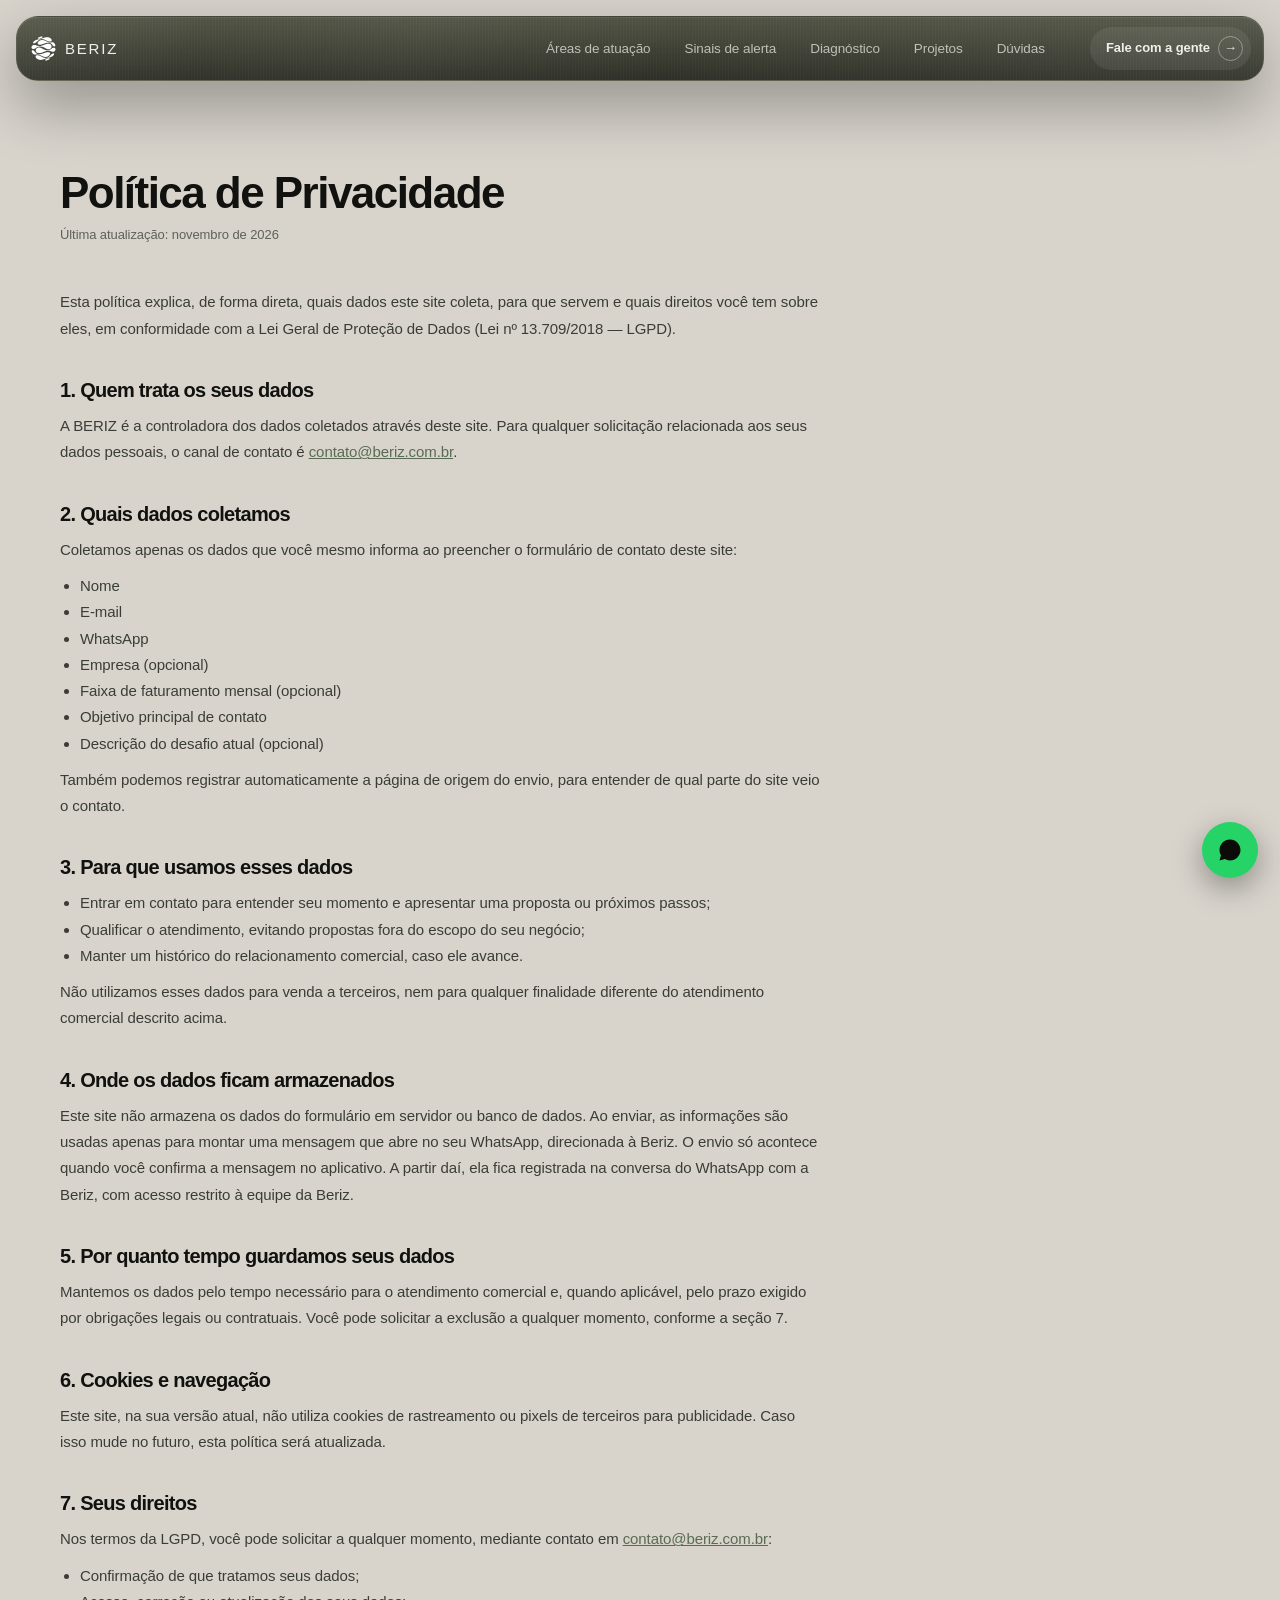
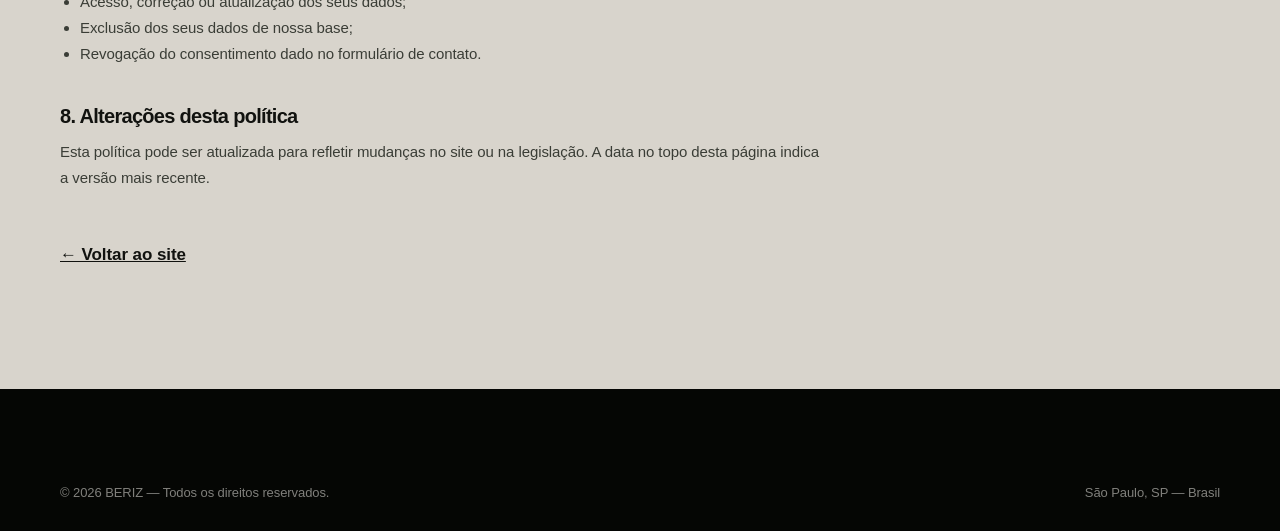
<file: privacidade.html>
<!DOCTYPE html>
<html lang="pt-BR">
<head>
<meta charset="UTF-8">
<meta name="viewport" content="width=device-width, initial-scale=1.0">
<title>Política de Privacidade | BERIZ</title>
<meta name="description" content="Como a Beriz coleta, usa e protege os dados enviados através deste site.">
<meta name="robots" content="noindex">
<link rel="icon" type="image/png" sizes="48x48" href="assets/img/favicon-48.png">
<link rel="apple-touch-icon" href="assets/img/apple-touch-icon.png">
<script>document.documentElement.classList.add('js')</script>


<link rel="stylesheet" href="assets/css/style.css">
<link rel="stylesheet" href="assets/css/ios.css">
</head>
<body>
<header id="header">
  <div class="header-inner">
    <a href="index.html#top" class="logo"><span class="logo-badge"><img src="assets/img/beriz-logo.svg" alt="Símbolo Beriz"><span>BERIZ</span></span></a>
    <nav>
      <div class="nav-links">
        <a href="index.html#atuacao">Áreas de atuação</a>
        <a href="index.html#sinais">Sinais de alerta</a>
        <a href="index.html#diagnostico">Diagnóstico</a>
        <a href="index.html#projetos">Projetos</a>
        <a href="index.html#faq">Dúvidas</a>
      </div>
      <a href="index.html#contato" class="nav-cta">Fale com a gente <span class="arrow">→</span></a>
    </nav>
    <button class="menu-btn" id="menuBtn" aria-label="Abrir menu"><span></span><span></span></button>
  </div>
</header>

<div class="mobile-nav" id="mobileNav" aria-label="Menu">
  <img class="mn-logo" src="assets/img/beriz-logo-light.svg" alt="" aria-hidden="true" width="804" height="809" decoding="async">
  <nav class="mn-list" aria-label="Navegação">
    <a href="index.html#atuacao"><em>01</em><span>Áreas de atuação</span><b aria-hidden="true">→</b></a>
    <a href="index.html#sinais"><em>02</em><span>Sinais de alerta</span><b aria-hidden="true">→</b></a>
    <a href="index.html#projetos"><em>03</em><span>Projetos reais</span><b aria-hidden="true">→</b></a>
    <a href="index.html#diagnostico"><em>04</em><span>Diagnóstico rápido</span><b aria-hidden="true">→</b></a>
    <a href="index.html#plataformas"><em>05</em><span>Plataformas</span><b aria-hidden="true">→</b></a>
    <a href="index.html#faq"><em>06</em><span>Dúvidas</span><b aria-hidden="true">→</b></a>
  </nav>
  <div class="mn-actions">
    <a href="index.html#contato" class="btn btn-green">Fale com a gente</a>
    <a href="https://wa.me/5511994724695?text=Ol%C3%A1!%20Vim%20pelo%20site%20da%20Beriz%20e%20gostaria%20de%20conversar." class="btn btn-light" target="_blank" rel="noopener">WhatsApp</a>
  </div>
  <p class="mn-foot">Commerce · Technology · Growth</p>
</div>


<main>
  <div class="wrap">
    <article class="legal-page">
      <h1>Política de Privacidade</h1>
      <span class="updated">Última atualização: novembro de 2026</span>

      <p>Esta política explica, de forma direta, quais dados este site coleta, para que servem e quais direitos você tem sobre eles, em conformidade com a Lei Geral de Proteção de Dados (Lei nº 13.709/2018 — LGPD).</p>

      <h2>1. Quem trata os seus dados</h2>
      <p>A BERIZ é a controladora dos dados coletados através deste site. Para qualquer solicitação relacionada aos seus dados pessoais, o canal de contato é <a href="mailto:contato@beriz.com.br">contato@beriz.com.br</a>.</p>

      <h2>2. Quais dados coletamos</h2>
      <p>Coletamos apenas os dados que você mesmo informa ao preencher o formulário de contato deste site:</p>
      <ul>
        <li>Nome</li>
        <li>E-mail</li>
        <li>WhatsApp</li>
        <li>Empresa (opcional)</li>
        <li>Faixa de faturamento mensal (opcional)</li>
        <li>Objetivo principal de contato</li>
        <li>Descrição do desafio atual (opcional)</li>
      </ul>
      <p>Também podemos registrar automaticamente a página de origem do envio, para entender de qual parte do site veio o contato.</p>

      <h2>3. Para que usamos esses dados</h2>
      <ul>
        <li>Entrar em contato para entender seu momento e apresentar uma proposta ou próximos passos;</li>
        <li>Qualificar o atendimento, evitando propostas fora do escopo do seu negócio;</li>
        <li>Manter um histórico do relacionamento comercial, caso ele avance.</li>
      </ul>
      <p>Não utilizamos esses dados para venda a terceiros, nem para qualquer finalidade diferente do atendimento comercial descrito acima.</p>

      <h2>4. Onde os dados ficam armazenados</h2>
      <p>Este site não armazena os dados do formulário em servidor ou banco de dados. Ao enviar, as informações são usadas apenas para montar uma mensagem que abre no seu WhatsApp, direcionada à Beriz. O envio só acontece quando você confirma a mensagem no aplicativo. A partir daí, ela fica registrada na conversa do WhatsApp com a Beriz, com acesso restrito à equipe da Beriz.</p>

      <h2>5. Por quanto tempo guardamos seus dados</h2>
      <p>Mantemos os dados pelo tempo necessário para o atendimento comercial e, quando aplicável, pelo prazo exigido por obrigações legais ou contratuais. Você pode solicitar a exclusão a qualquer momento, conforme a seção 7.</p>

      <h2>6. Cookies e navegação</h2>
      <p>Este site, na sua versão atual, não utiliza cookies de rastreamento ou pixels de terceiros para publicidade. Caso isso mude no futuro, esta política será atualizada.</p>

      <h2>7. Seus direitos</h2>
      <p>Nos termos da LGPD, você pode solicitar a qualquer momento, mediante contato em <a href="mailto:contato@beriz.com.br">contato@beriz.com.br</a>:</p>
      <ul>
        <li>Confirmação de que tratamos seus dados;</li>
        <li>Acesso, correção ou atualização dos seus dados;</li>
        <li>Exclusão dos seus dados de nossa base;</li>
        <li>Revogação do consentimento dado no formulário de contato.</li>
      </ul>

      <h2>8. Alterações desta política</h2>
      <p>Esta política pode ser atualizada para refletir mudanças no site ou na legislação. A data no topo desta página indica a versão mais recente.</p>

      <a href="index.html" class="back-link">← Voltar ao site</a>
    </article>
  </div>
</main>

<footer>
  <div class="wrap">
    <div class="footer-bottom"><span>© <span id="footYear">2026</span> BERIZ — Todos os direitos reservados.</span><span>São Paulo, SP — Brasil</span></div>
  </div>
</footer>
<a href="https://wa.me/5511994724695?text=Ol%C3%A1!%20Vim%20pelo%20site%20da%20Beriz%20e%20gostaria%20de%20conversar." class="whatsapp-float" target="_blank" rel="noopener" aria-label="Falar no WhatsApp">
  <svg viewBox="0 0 32 32" aria-hidden="true"><path d="M16 4C9.4 4 4 9.4 4 16c0 2.2.6 4.3 1.7 6.1L4 28l6.1-1.6A11.9 11.9 0 0 0 16 28c6.6 0 12-5.4 12-12S22.6 4 16 4Z"/><path d="M11.4 10.8c.3-.6.6-.6.9-.6h.7c.2 0 .5 0 .7.5.3.7 1 2.3 1 2.5.1.2.1.4 0 .6-.1.2-.2.3-.4.5l-.5.6c-.2.2-.4.4-.2.7.2.4 1 1.5 2 2.4 1.4 1.2 2.5 1.6 2.9 1.8.4.2.6.1.8-.1l.8-.9c.2-.3.5-.2.8-.1l2.2 1c.3.1.5.2.5.4.1.2.1 1-.3 1.9-.4.9-2 1.8-2.8 1.9-.7.1-1.6.2-5.1-1.1-4.3-1.7-7-6-7.2-6.3-.2-.3-1.7-2.2-1.7-4.3 0-2 1.1-3 1.5-3.5Z" fill="var(--dark)"/></svg>
</a>
<script>
/* Menu do celular (mesmo comportamento da página inicial) */
(function(){var b=document.getElementById('menuBtn'),n=document.getElementById('mobileNav');if(!b||!n)return;
function set(o){n.classList.toggle('open',o);b.classList.toggle('open',o);document.documentElement.classList.toggle('menu-open',o);b.setAttribute('aria-label',o?'Fechar menu':'Abrir menu');}
b.addEventListener('click',function(){set(!n.classList.contains('open'))});
n.querySelectorAll('a').forEach(function(a){a.addEventListener('click',function(){set(false)})});
var h=document.getElementById('header');window.addEventListener('scroll',function(){h&&h.classList.toggle('scrolled',scrollY>35)},{passive:true});})();
</script>
<script>var fy=document.getElementById('footYear');if(fy)fy.textContent=new Date().getFullYear();</script>
</body>
</html>
</file>
<file: assets/css/style.css>
:root{
  --bg:#ccc8c0;
  --bg-light:#d8d4cc;
  --bg-deep:#bcb8b0;
  --ink:#11120f;
  --ink-soft:#44473f;
  --ink-faint:#75796f;
  --green:#596b52;
  --green-2:#6f8067;
  --green-3:#8b9b82;
  --cream:#f1efe9;
  --dark:#0b0c0a;
  --dark-2:#141610;
  --line:rgba(17,18,15,.14);
  --line-strong:rgba(17,18,15,.24);
  --dark-line:rgba(241,239,233,.12);
  --ease:cubic-bezier(.19,1,.22,1);
}
*{box-sizing:border-box;margin:0;padding:0}
html{scroll-behavior:smooth}
body{font-family:var(--font);background:var(--bg-light);color:var(--ink);overflow-x:hidden;line-height:1.6;-webkit-font-smoothing:antialiased}
::selection{background:var(--green);color:var(--cream)}
a{text-decoration:none;color:inherit}
img{display:block;max-width:100%}
h1,h2,h3,h4{font-family:var(--font);letter-spacing:-.04em;line-height:1.02}
.wrap{max-width:1240px;margin:0 auto;padding:0 40px}
.reveal{opacity:0;transform:translateY(24px);transition:opacity .75s var(--ease),transform .75s var(--ease)}
.reveal.in{opacity:1;transform:none}
.eyebrow{display:inline-flex;align-items:center;gap:10px;font-size:12px;letter-spacing:.16em;text-transform:uppercase;font-weight:700;color:var(--green)}
.eyebrow:before{content:"";width:18px;height:1px;background:currentColor}
.eyebrow.light,.light-on-dark{color:var(--green-3)}
.btn{display:inline-flex;align-items:center;justify-content:center;padding:15px 26px;border:1px solid transparent;font-weight:600;font-size:14px;transition:all .35s var(--ease);white-space:nowrap}
.btn-primary{background:var(--ink);color:var(--cream)}
.btn-primary:hover{background:var(--green);transform:translateY(-2px)}
.btn-ghost{border-color:var(--line-strong);background:transparent;color:var(--ink)}
.btn-ghost:hover{background:var(--ink);color:var(--cream)}
.btn-ghost-dark{border:1px solid rgba(241,239,233,.26);background:transparent;color:var(--cream)}
.btn-ghost-dark:hover{background:var(--cream);color:var(--dark)}
.btn-green{background:var(--green);color:var(--cream)}
.btn-green:hover{background:var(--green-2);transform:translateY(-2px)}
.btn-light{border-color:rgba(241,239,233,.22);color:var(--cream)}
.btn-light:hover{background:var(--cream);color:var(--dark)}

header{position:fixed;top:16px;left:50%;transform:translateX(-50%);width:calc(100% - 32px);max-width:1360px;z-index:80;border-radius:20px;overflow:hidden;
  background:
    linear-gradient(115deg,rgba(255,255,255,.12) 0%,rgba(255,255,255,.02) 16%,rgba(255,255,255,.07) 32%,rgba(255,255,255,0) 52%,rgba(255,255,255,.05) 76%,rgba(255,255,255,.1) 100%),
    repeating-linear-gradient(90deg,rgba(255,255,255,.035) 0px,rgba(255,255,255,.035) 1px,rgba(255,255,255,0) 1px,rgba(255,255,255,0) 3px),
    linear-gradient(180deg,rgba(52, 56, 48, 0.82),rgba(26,27,24,.86));
  border:1px solid rgba(255,255,255,.1);
  box-shadow:0 24px 60px rgba(0,0,0,.32),inset 0 1px 0 rgba(255,255,255,.14);
  backdrop-filter:blur(16px);-webkit-backdrop-filter:blur(16px);
  transition:top .3s var(--ease),box-shadow .3s var(--ease),padding .3s var(--ease)}
.header-inner{position:relative;z-index:1;display:flex;align-items:center;justify-content:space-between;padding:10px 12px 10px 14px}
.logo{display:inline-flex;align-items:center;gap:10px;font-family:var(--font);font-weight:800;letter-spacing:.08em}
.logo img{width:28px;height:28px;object-fit:contain}
.logo span{font-size:18px}
.logo-badge{display:inline-flex;align-items:center;gap:9px;background:transparent;padding:0;transition:opacity .3s var(--ease)}
.logo:hover .logo-badge{opacity:.75}
.logo-badge img{width:25px;height:25px;object-fit:contain;filter:invert(1) brightness(1.5)}
.logo-badge span{font:800 15px var(--font);letter-spacing:.06em;color:var(--cream)}
nav{display:flex;align-items:center;gap:30px}
.nav-links{display:flex;gap:4px}
.nav-links a{font-size:13px;font-weight:600;color:rgba(241,239,233,.72);position:relative;padding:9px 15px;border-radius:999px;transition:color .25s var(--ease)}
.nav-links a:before{content:"";position:absolute;inset:0;border-radius:999px;background:rgba(241,239,233,.1);transform:scale(.4);opacity:0;transition:transform .3s var(--ease),opacity .3s var(--ease);z-index:-1}
.nav-links a:hover{color:var(--cream)}
.nav-links a:hover:before{transform:scale(1);opacity:1}
.nav-cta{position:relative;display:inline-flex;align-items:center;gap:8px;padding:9px 8px 9px 16px;border-radius:999px;background:transparent;color:var(--cream);font-weight:700;font-size:13px}
.nav-cta:before{content:"";position:absolute;inset:0;border-radius:999px;background:rgba(241,239,233,.08);opacity:0;transition:opacity .3s var(--ease);z-index:-1}
.nav-cta:hover:before{opacity:1}
.nav-cta .arrow{display:grid;place-items:center;width:25px;height:25px;border-radius:50%;border:1px solid rgba(241,239,233,.4);color:var(--cream);transition:transform .3s var(--ease),border-color .3s var(--ease)}
.nav-cta:hover .arrow{transform:translateX(3px);border-color:var(--green-3);color:var(--green-3)}
.menu-btn{display:none;background:none;border:0;cursor:pointer;width:24px;height:18px;position:relative}
.menu-btn span{position:absolute;left:0;display:block;width:24px;height:1.5px;background:var(--cream);transition:transform .35s var(--ease),opacity .35s var(--ease),top .35s var(--ease)}
.menu-btn span:first-child{top:0}
.menu-btn span:last-child{top:16px}
.menu-btn.open span:first-child{top:8px;transform:rotate(45deg)}
.menu-btn.open span:last-child{top:8px;transform:rotate(-45deg)}
.mobile-nav{position:fixed;inset:0;background:var(--cream);z-index:70;display:flex;flex-direction:column;justify-content:center;padding:40px;transform:translateY(-100%);transition:transform .5s var(--ease)}
.mobile-nav.open{transform:none}
.mobile-nav a{font:700 34px var(--font);padding:14px 0;border-bottom:1px solid var(--line);transition:padding-left .3s var(--ease),color .3s var(--ease)}
.mobile-nav a:hover{padding-left:12px;color:var(--green)}
header.scrolled{top:10px;box-shadow:0 16px 40px rgba(0,0,0,.4)}

section{position:relative;padding:140px 0}
.opening-hero,.hero,.about,.method,.services-list{
  background-color:var(--bg-light);
  background-image:
    linear-gradient(125deg,rgba(255,255,255,.16),transparent 38%,rgba(0,0,0,.045) 100%),
    radial-gradient(circle at 16% 14%,rgba(255,255,255,.16),transparent 32%),
    url('../img/concrete-texture.webp');
  background-blend-mode:soft-light,normal,multiply;
  background-size:auto,auto,360px 360px;
}

.opening-hero{position:relative;min-height:100vh;display:flex;align-items:center;overflow:hidden;padding:150px 0 90px;
  background:radial-gradient(1100px 700px at 50% 20%,rgba(89,107,82,.12),transparent 62%),linear-gradient(180deg,#080907,#0d0f0b 55%,#0a0b09)}
.dissolve-canvas{position:absolute;inset:0;width:100%;height:100%;z-index:0;pointer-events:none}
.opening-inner{position:relative;z-index:2;max-width:900px;margin:0 auto;display:flex;flex-direction:column;align-items:center;text-align:center}
.eyebrow-center{color:var(--green-3)}
.opening-inner h1{font-size:clamp(42px,7vw,86px);margin-top:22px;text-transform:uppercase;letter-spacing:-.015em;color:var(--cream)}
.opening-inner h1 .accent-word{color:var(--green-3)}
.opening-lead{font:600 clamp(19px,2vw,26px)/1.4 var(--font);color:var(--cream);margin-top:28px;max-width:640px}
.mini-rule{width:50px;height:1px;background:var(--green-3);margin:22px auto}
.opening-note{color:rgba(241,239,233,.56);font-size:14.5px;line-height:1.8;max-width:380px}
.opening-ctas{display:flex;gap:14px;flex-wrap:wrap;margin-top:36px;justify-content:center}

.dark-strip{background:linear-gradient(120deg,#090a08,#10120d 76%,#0a0b09);color:var(--cream)}
.intro-strip{padding:54px 0;border-top:1px solid rgba(255,255,255,.05);border-bottom:1px solid rgba(255,255,255,.06)}
.strip-grid{display:grid;grid-template-columns:.8fr 1.5fr 1fr;gap:32px;align-items:center}
.strip-grid p,.strip-grid span{font-size:13px;color:rgba(241,239,233,.56)}
.strip-grid h2{font-size:clamp(24px,3vw,36px);font-weight:600;color:var(--cream)}
.strip-grid span{text-align:right;color:var(--green-3);letter-spacing:.1em;text-transform:uppercase}

.hero{min-height:148vh;padding:150px 0 110px}
.hero-grid{display:grid;grid-template-columns:1.02fr .98fr;gap:74px;align-items:start}
.hero-copy{padding-top:56px}
.hero h2{font-size:clamp(40px,5.2vw,68px);margin:22px 0 24px;max-width:690px;color:var(--ink)}
.accent-word{color:var(--green)}
.hero .sub{max-width:560px;color:var(--ink-soft);font-size:17px}
.hero-ctas{display:flex;gap:14px;flex-wrap:wrap;margin-top:36px}
.hero-meta{margin-top:42px;display:flex;align-items:center;gap:14px;font-size:11px;text-transform:uppercase;letter-spacing:.12em;color:var(--ink-faint)}
.hero-meta i{width:4px;height:4px;border-radius:50%;background:var(--green)}
.globe-wrap{height:590px;min-height:540px;position:sticky;top:112px;display:flex;align-items:center;justify-content:center;align-self:start}
.logo-stage{--logo-rotation:0deg;--logo-opacity:1;position:relative;width:min(440px,40vw);aspect-ratio:1;display:grid;place-items:center;isolation:isolate}
.logo-stage:before{content:"";position:absolute;inset:4%;border-radius:50%;background:radial-gradient(circle,rgba(89,107,82,.12),rgba(89,107,82,.03) 48%,transparent 72%);pointer-events:none}
.scroll-logo{width:min(370px,74vw);height:auto;transform:rotate(var(--logo-rotation));transform-origin:50% 50%;opacity:var(--logo-opacity);transition:opacity .12s linear;backface-visibility:hidden;will-change:transform,opacity}
.capability-cloud{position:absolute;inset:10%;display:flex;flex-direction:column;align-items:center;justify-content:center;gap:11px;pointer-events:none}
.capability{display:block;width:max-content;max-width:94%;padding:7px 12px;background:rgba(216,212,204,.72);border:1px solid rgba(17,18,15,.12);box-shadow:0 10px 32px rgba(17,18,15,.06);backdrop-filter:blur(6px);-webkit-backdrop-filter:blur(6px);font:700 clamp(13px,1.45vw,17px) var(--font);color:var(--ink);letter-spacing:-.015em;opacity:0;transform:translateY(18px);transition:opacity .28s var(--ease),transform .35s var(--ease),background .35s var(--ease),border-color .35s var(--ease)}
.capability:nth-child(3),.capability:nth-child(6){color:var(--green)}
.capability.is-visible{opacity:1;transform:none;background:rgba(241,239,233,.8);border-color:rgba(89,107,82,.14)}
.logo-progress{position:absolute;left:50%;bottom:16px;width:112px;height:1px;background:rgba(17,18,15,.18);transform:translateX(-50%);overflow:hidden}
.logo-progress span{display:block;width:0;height:100%;background:var(--green)}
.globe-caption{position:absolute;bottom:10px;font-size:10.5px;letter-spacing:.12em;text-transform:uppercase;color:var(--ink-faint);display:flex;gap:9px;align-items:center}
.green-dot{width:6px;height:6px;border-radius:50%;background:var(--green)}

.section-head{max-width:700px;margin-bottom:68px}
.section-head h2{font-size:clamp(32px,3.8vw,48px);margin-top:16px}
.section-head h2 span{color:var(--green)}
.section-head:after{content:"";display:block;width:34px;height:2px;background:var(--green);margin-top:24px}
.about h2{font-size:clamp(31px,3.6vw,46px);margin:18px 0 24px;max-width:560px}
.about-grid{display:grid;grid-template-columns:1fr 1fr;gap:90px;align-items:start}
.about p{font-size:16px;color:var(--ink-soft);max-width:520px}
.chain{display:flex;flex-direction:column}
.chain-item{display:grid;grid-template-columns:34px 12px 1fr;align-items:center;gap:16px;padding:18px 0;border-top:1px solid rgba(17,18,15,.18);font:600 15px var(--font)}
.chain-item:last-child{border-bottom:1px solid rgba(17,18,15,.18)}
.chain-item .n{font:500 12px var(--font);color:var(--ink-faint)}
.chain-dot{width:7px;height:7px;border-radius:50%;background:var(--green)}
.chain-item.strong{color:var(--green)}
.chain-item.strong .chain-dot{box-shadow:0 0 0 6px rgba(89,107,82,.14)}

.pilares,.system-strip,.audience,.cta-final,footer{background:var(--dark);color:var(--cream)}
.pilares{background:radial-gradient(860px 560px at 92% 8%,rgba(89,107,82,.11),transparent 66%),linear-gradient(180deg,#0b0c0a,#0f110d)}
.pilares .section-head h2,.pilares h3,.audience .section-head h2,.cta-final h2,.system-layout h2{color:var(--cream)}
.pilares .section-head h2 span,.audience .section-head h2 span{color:var(--green-3)}
.pilares .section-head:after,.audience .section-head:after{background:var(--green-3)}
.pilar{display:grid;grid-template-columns:80px 1fr 1fr auto;gap:40px;padding:48px 0;border-top:1px solid rgba(241,239,233,.14);transition:padding .25s var(--ease),background .25s var(--ease)}
.pilar:last-child{border-bottom:1px solid rgba(241,239,233,.14)}
.pilar:hover{padding-left:12px;background:linear-gradient(90deg,rgba(89,107,82,.12),rgba(89,107,82,.02) 42%,transparent)}
.pilar .num{font:700 13px var(--font);color:var(--green-3);padding-top:6px}
.pilar h3{font-size:26px}
.desc{font-size:15px;color:rgba(241,239,233,.62);margin-top:8px}
.services{font-size:13px;color:rgba(241,239,233,.42);line-height:1.9}
.explore{align-self:center;font-size:13px;font-weight:700;color:rgba(241,239,233,.42)}
.pilar:hover .explore{color:var(--green-3)}

.system-strip{padding:96px 0;background:linear-gradient(120deg,#11130f,#171912 62%,#0c0d0a);border-top:1px solid rgba(255,255,255,.05);border-bottom:1px solid rgba(255,255,255,.05)}
.system-layout{display:grid;grid-template-columns:.7fr 1.3fr;gap:70px;align-items:end}
.system-layout h2{font-size:clamp(34px,4vw,52px);margin-top:18px}
.system-flow{display:flex;align-items:center;justify-content:flex-end;gap:14px;flex-wrap:wrap;font:600 12px var(--font);letter-spacing:.12em;color:rgba(241,239,233,.56)}
.system-flow b{color:rgba(241,239,233,.2)}
.system-flow .green{color:var(--green-3)}

.method{position:relative;overflow:hidden}
.method .wrap{position:relative;z-index:2}
.method .section-head h2,.services-list .section-head h2{color:var(--ink)}
.method-flow{position:relative}
.method-line{position:absolute;left:15px;top:10px;bottom:10px;width:1px;background:rgba(17,18,15,.22)}
.method-line-fill{position:absolute;left:0;top:0;width:100%;height:0;background:var(--green)}
.method-step{display:flex;gap:34px;padding:34px 0}
.marker{width:31px;height:31px;border-radius:50%;border:1px solid rgba(17,18,15,.22);background:var(--bg-light);display:grid;place-items:center;z-index:2;font:700 11px var(--font);color:var(--ink-faint);transition:.4s var(--ease)}
.method-step.in .marker{background:var(--green);border-color:var(--green);color:var(--cream);box-shadow:0 0 0 6px rgba(89,107,82,.12)}
.content h4{font-size:19px;margin-bottom:7px}
.content p{color:var(--ink-soft);font-size:14px}

.audience{background:radial-gradient(860px 480px at 6% 8%,rgba(89,107,82,.09),transparent 66%),linear-gradient(180deg,#0d0f0c,#12140f)}
.audience-grid{display:grid;grid-template-columns:1fr 1fr;gap:1px;background:rgba(241,239,233,.13);border:1px solid rgba(241,239,233,.13)}
.audience-cell{min-height:180px;padding:40px;background:var(--dark-2);display:flex;flex-direction:column;justify-content:space-between;transition:.35s var(--ease)}
.audience-cell:hover{background:#1a1d16}
.quote{font:600 19px/1.4 var(--font);color:var(--cream)}
.tag{font-size:12px;color:var(--green-3);margin-top:22px}

.services-list .srow{display:flex;justify-content:space-between;align-items:center;padding:23px 0;border-top:1px solid rgba(17,18,15,.18);font:600 clamp(18px,2.4vw,26px) var(--font);transition:padding .22s var(--ease),color .22s var(--ease)}
.services-list .srow:last-child{border-bottom:1px solid rgba(17,18,15,.18)}
.services-list .srow:hover{padding-left:12px;color:var(--green)}
.idx{font:500 12px var(--font);color:var(--ink-faint)}

.cta-final{padding:140px 0;text-align:center;background:radial-gradient(780px 420px at 50% 110%,rgba(89,107,82,.2),transparent 68%),linear-gradient(180deg,#0b0c0a,#090a08)}
.cta-final .wrap{display:flex;flex-direction:column;align-items:center}
.cta-final h2{font-size:clamp(36px,5vw,64px);max-width:900px;margin-top:18px}
.cta-final p{color:rgba(241,239,233,.58);font-size:16px;max-width:520px;margin-top:22px}
.cta-final .hero-ctas{justify-content:center}

.faq{background:var(--bg-light)}
.section-note{margin-top:14px;color:var(--ink-faint);font-size:14px}
.faq-list{max-width:820px}
.faq-item{border-top:1px solid var(--line-strong)}
.faq-list .faq-item:last-child{border-bottom:1px solid var(--line-strong)}
.faq-item summary{list-style:none;display:flex;align-items:center;justify-content:space-between;gap:20px;padding:24px 0;cursor:pointer;font:600 17px var(--font);color:var(--ink)}
.faq-item summary::-webkit-details-marker{display:none}
.faq-item summary i{flex:none;width:26px;height:26px;border-radius:50%;border:1px solid var(--line-strong);display:grid;place-items:center;font-style:normal;font-size:16px;color:var(--green);transition:transform .3s var(--ease),background .3s var(--ease),color .3s var(--ease)}
.faq-item[open] summary i{transform:rotate(45deg);background:var(--green);color:var(--cream);border-color:var(--green)}
.faq-item p{padding:0 0 26px;max-width:640px;color:var(--ink-soft);font-size:15px;line-height:1.7}
.mockup-disclaimer{margin-top:18px;font-size:12px;color:rgba(241,239,233,.4);text-align:center}

.legal-page{padding:170px 0 120px;max-width:760px}
.legal-page h1{font-size:clamp(30px,4vw,44px);margin-bottom:8px}
.legal-page .updated{color:var(--ink-faint);font-size:13px;margin-bottom:44px;display:block}
.legal-page h2{font-size:20px;margin:38px 0 12px}
.legal-page p,.legal-page li{color:var(--ink-soft);font-size:15px;line-height:1.75}
.legal-page ul{padding-left:20px;margin:10px 0}
.legal-page a{color:var(--green);text-decoration:underline}
.legal-page .back-link{display:inline-block;margin-top:50px;font-weight:600;color:var(--ink)}

footer{background:#050604;padding:70px 0 28px}
.footer-location{margin-top:12px;color:rgba(241,239,233,.4);font-size:12px}

.whatsapp-float{position:fixed;right:22px;bottom:22px;width:56px;height:56px;border-radius:50%;background:#25D366;display:grid;place-items:center;z-index:90;box-shadow:0 10px 30px rgba(0,0,0,.35);transition:transform .3s var(--ease),box-shadow .3s var(--ease)}
.whatsapp-float svg{width:28px;height:28px;fill:var(--dark)}
.whatsapp-float:hover{transform:translateY(-3px) scale(1.05);box-shadow:0 16px 36px rgba(0,0,0,.4)}
@media(max-width:600px){.whatsapp-float{right:16px;bottom:16px;width:50px;height:50px}.whatsapp-float svg{width:25px;height:25px}}
.footer-top{display:grid;grid-template-columns:1.4fr 1fr 1fr;gap:40px;padding-bottom:55px;border-bottom:1px solid var(--dark-line)}
footer .logo{color:var(--cream)}
footer .logo img{filter:invert(1);width:32px;height:32px}
.tagline{margin-top:15px;color:rgba(241,239,233,.5);font-size:14px;max-width:300px}
.concept{margin-top:24px;color:var(--green-3);font-size:12px;letter-spacing:.09em;text-transform:uppercase}
.fcol h5{font-size:11px;text-transform:uppercase;letter-spacing:.12em;color:rgba(241,239,233,.35);margin-bottom:15px}
.fcol a{display:block;font-size:14px;color:rgba(241,239,233,.72);padding:6px 0}
.fcol a:hover{color:var(--green-3)}
.footer-bottom{display:flex;justify-content:space-between;gap:14px;flex-wrap:wrap;padding-top:24px;font-size:12px;color:rgba(241,239,233,.33)}

@media(max-width:980px){
  .wrap{padding:0 25px}
  .nav-links,.nav-cta{display:none}
  .menu-btn{display:block}
  section{padding:100px 0}
  .opening-hero{padding-top:150px;min-height:auto}
  .hero-grid,.about-grid,.system-layout,.footer-top{grid-template-columns:1fr}
  .strip-grid{grid-template-columns:1fr}
  .strip-grid span{text-align:left}
  .hero{min-height:auto;padding-top:100px}
  .hero-copy{padding-top:0}
  .globe-wrap{position:relative;top:auto;height:430px;min-height:0;margin-top:18px}
  .logo-stage{width:min(360px,92vw)}
  .pilar{grid-template-columns:1fr;gap:12px}
  .system-flow{justify-content:flex-start}
  .audience-grid{grid-template-columns:1fr}
}
@media(max-width:560px){
  header{width:calc(100% - 20px);top:10px;border-radius:16px}
  .header-inner{padding:8px 8px 8px 10px}
  .opening-inner h1{font-size:clamp(36px,13vw,54px)}
  .opening-lead{font-size:clamp(18px,6.5vw,22px)}
  .opening-ctas,.hero-ctas{flex-direction:column}
  .opening-ctas .btn,.hero-ctas .btn{width:100%}
  .hero h2{font-size:42px}
  .hero-meta{gap:9px;font-size:9.5px}
  .globe-wrap{height:380px}
  .scroll-logo{width:min(290px,76vw)}
  .capability{font-size:11.5px;padding:6px 10px}
  .cta-final .hero-ctas{width:100%}
}
@media(prefers-reduced-motion:reduce){
  *{animation:none!important;transition:none!important}
  .scroll-logo{transform:none!important}
  .capability{opacity:1!important;transform:none!important}
  .dissolve-canvas{opacity:.6}
}


/* ================= BERIZ V7 — MOBILE COPY + CAPABILITY EMPHASIS ================= */
.hero h2{max-width:620px}
.hero .sub{max-width:500px}
.capability{border-radius:999px;font-weight:800;box-shadow:0 12px 28px rgba(17,18,15,.08)}
.capability.is-visible{box-shadow:0 18px 34px rgba(17,18,15,.12);}
.capability:nth-child(3),.capability:nth-child(6){border-color:rgba(89,107,82,.22)}

@media(max-width:980px){
  .hero-copy{max-width:100%}
  .hero h2{max-width:100%;font-size:clamp(38px,9.4vw,52px);margin:18px 0 18px}
  .hero .sub{max-width:100%;font-size:15.5px;line-height:1.65}
  .capability-cloud{inset:8% 4%;gap:10px}
  .capability{padding:9px 14px;font-size:13px;letter-spacing:-.01em;background:rgba(241,239,233,.92);border:1px solid rgba(17,18,15,.12);box-shadow:0 14px 32px rgba(17,18,15,.10)}
  .capability.is-visible{background:#f5f3ee;box-shadow:0 18px 36px rgba(17,18,15,.14);}
}

@media(max-width:560px){
  .hero{padding-top:92px}
  .hero-copy{padding-top:0}
  .hero h2{font-size:clamp(34px,10.5vw,44px);line-height:1.02;margin:16px 0 16px}
  .hero .sub{font-size:14.5px;line-height:1.58;max-width:92%}
  .hero-ctas{margin-top:28px}
  .globe-wrap{height:410px;margin-top:8px}
  .logo-stage{width:min(360px,94vw)}
  .scroll-logo{width:min(310px,82vw);opacity:.42}
  .capability-cloud{inset:5% 2%;gap:12px}
  .capability{min-width:168px;justify-content:center;text-align:center;padding:10px 16px;font-size:13px;font-weight:800;background:rgba(245,243,238,.96);border:1px solid rgba(17,18,15,.11);box-shadow:0 16px 34px rgba(17,18,15,.12)}
  .capability:nth-child(1){min-width:130px}
  .capability:nth-child(2){min-width:146px}
  .capability:nth-child(3){min-width:186px}
  .capability:nth-child(4){min-width:170px}
  .capability:nth-child(5){min-width:168px}
  .capability:nth-child(6){min-width:162px}
  .capability.is-visible{background:#ffffff;box-shadow:0 18px 40px rgba(17,18,15,.16);border-color:rgba(89,107,82,.18)}
  .capability:nth-child(odd).is-visible{transform:translateX(-8px)}
  .capability:nth-child(even).is-visible{transform:translateX(8px)}
  .globe-caption{bottom:2px;font-size:10px;letter-spacing:.11em}
}


/* ================= BERIZ V10 — FLOATING HEADER + DISSOLVING LOGO HERO ================= */

/* ---- Preloader: single orchestrated entrance ---- */
#preloader{position:fixed;inset:0;z-index:999;background:var(--dark);display:flex;align-items:center;justify-content:center;transition:opacity .9s var(--ease),visibility .9s var(--ease)}
#preloader img{width:64px;height:64px;opacity:0;transform:scale(.82);animation:preloaderMark 1.1s var(--ease) .15s forwards}
#preloader.done{opacity:0;visibility:hidden;pointer-events:none}
body.loading{overflow:hidden}
@keyframes preloaderMark{to{opacity:1;transform:scale(1)}}

/* ---- Scroll progress ---- */
#scrollProgress{position:fixed;top:0;left:0;height:2px;width:0%;background:var(--green);z-index:90;transition:width .1s linear}

/* ---- Custom cursor (desktop / fine pointer only) ---- */
.cursor-dot,.cursor-ring{position:fixed;top:0;left:0;border-radius:50%;pointer-events:none;z-index:200;transform:translate(-50%,-50%);mix-blend-mode:difference;will-change:transform}
.cursor-dot{width:6px;height:6px;background:var(--cream)}
.cursor-ring{width:34px;height:34px;border:1px solid var(--cream);opacity:.7;transition:width .2s var(--ease),height .2s var(--ease),opacity .2s var(--ease),border-color .2s var(--ease)}
.cursor-ring.hover{width:50px;height:50px;opacity:1}
body.has-cursor,body.has-cursor a,body.has-cursor button,body.has-cursor .btn{cursor:none}
@media(hover:none),(pointer:coarse){.cursor-dot,.cursor-ring{display:none!important}}

/* ---- Cursor spotlight on dark sections ---- */
.spotlight{position:relative}
.spotlight:before{content:"";position:absolute;inset:0;pointer-events:none;z-index:0;background:radial-gradient(420px circle at var(--sx,50%) var(--sy,50%),rgba(89,107,82,.16),transparent 70%);opacity:0;transition:opacity .4s var(--ease)}
.spotlight:hover:before{opacity:1}
.spotlight>.wrap{position:relative;z-index:1}

/* ---- Marquee strip ---- */
.marquee-strip{background:var(--bg-deep);border-top:1px solid var(--line);border-bottom:1px solid var(--line);padding:22px 0;overflow:hidden}
.marquee-track{display:flex;width:max-content;animation:marqueeScroll 32s linear infinite}
.mq-group{display:flex;flex-shrink:0}
.mq-item{font:700 15px var(--font);letter-spacing:-.01em;color:var(--ink-faint);white-space:nowrap;display:inline-flex;align-items:center}
.mq-item:after{content:"◆";font-size:8px;color:var(--green);margin:0 32px}
@keyframes marqueeScroll{from{transform:translateX(0)}to{transform:translateX(-50%)}}
.marquee-strip:hover .marquee-track{animation-play-state:paused}

/* ---- Magnetic buttons ---- */
.btn{will-change:transform}

/* ---- Section reveal refinement (clip reveal for the hero headline) ---- */
.clip-lines .line{display:block;overflow:hidden}
.clip-lines .line-inner{display:block;transform:translateY(112%);transition:transform 1.5s var(--ease)}
.clip-lines.in .line:nth-child(1) .line-inner{transition-delay:.05s}
.clip-lines.in .line:nth-child(2) .line-inner{transition-delay:.16s}
.clip-lines.in .line:nth-child(3) .line-inner{transition-delay:.27s}
.clip-lines.in .line-inner{transform:none}

/* ---- Focus visibility ---- */
a:focus-visible,button:focus-visible,.btn:focus-visible{outline:2px solid var(--green);outline-offset:3px}

@media(prefers-reduced-motion:reduce){
  #preloader{display:none}
  .marquee-track{animation:none}
  .clip-lines .line-inner{transform:none}
  .cursor-dot,.cursor-ring{display:none}
}
@media(max-width:980px){
  .mq-item{font-size:13px}
  .mq-item:after{margin:0 20px}
}

/* ================= BERIZ V11 — PLATFORM ECOSYSTEM ================= */
.platforms{padding:118px 0 126px;background:linear-gradient(150deg,#10120e 0%,#090a08 64%,#11140f 100%);color:var(--cream);overflow:hidden}
.platforms:before{content:"";position:absolute;width:620px;height:620px;border-radius:50%;right:-260px;top:-250px;background:radial-gradient(circle,rgba(89,107,82,.2),transparent 68%);pointer-events:none}
.platforms-intro{display:grid;grid-template-columns:1.15fr .85fr;gap:80px;align-items:end;padding-bottom:62px;border-bottom:1px solid var(--dark-line)}
.platforms-intro h2{font-size:clamp(36px,4.6vw,60px);max-width:730px;margin-top:18px;color:var(--cream)}
.platforms-intro h2 span{color:var(--green-3)}
.platforms-intro>p{max-width:430px;color:rgba(241,239,233,.56);font-size:15px;line-height:1.8;padding-bottom:4px}
.platform-groups{display:flex;flex-direction:column}
.platform-group{display:grid;grid-template-columns:300px 1fr;gap:58px;padding:54px 0;border-bottom:1px solid var(--dark-line)}
.platform-group-head{position:static;transform:none;width:auto;max-width:none;border:0;border-radius:0;overflow:visible;background:none;box-shadow:none;backdrop-filter:none;display:grid;grid-template-columns:34px 1fr;gap:15px;align-content:start;color:inherit}
.platform-group-head>span{font:700 11px var(--font);color:var(--green-3);padding-top:7px;letter-spacing:.1em}
.platform-group-head h3{font-size:22px;color:var(--cream);letter-spacing:-.03em}
.platform-group-head p{margin-top:9px;color:rgba(241,239,233,.4);font-size:12.5px;line-height:1.65}
.platform-grid{display:grid;grid-template-columns:repeat(6,minmax(0,1fr));gap:10px}
.growth-grid{grid-template-columns:repeat(3,minmax(0,1fr))}
.brand-card{--brand:var(--cream);position:relative;min-height:112px;padding:22px 17px;display:flex;flex-direction:column;align-items:center;justify-content:center;gap:9px;text-align:center;border:1px solid rgba(241,239,233,.1);background:rgba(241,239,233,.035);transition:transform .35s var(--ease),border-color .35s var(--ease),background .35s var(--ease),box-shadow .35s var(--ease)}
.brand-card:after{content:"";position:absolute;inset:auto 16px 0;height:1px;background:var(--brand);transform:scaleX(0);transform-origin:center;transition:transform .4s var(--ease);opacity:.8}
.brand-card:hover{transform:translateY(-5px);border-color:color-mix(in srgb,var(--brand) 48%,transparent);background:rgba(241,239,233,.07);box-shadow:0 18px 38px rgba(0,0,0,.22)}
.brand-card:hover:after{transform:scaleX(1)}
.brand-card strong,.brand-word{font:800 15px var(--font);letter-spacing:-.035em;color:var(--cream);white-space:nowrap}
.brand-card em{font-style:normal;color:var(--brand)}
.brand-card small{font-size:9px;line-height:1;text-transform:uppercase;letter-spacing:.11em;color:rgba(241,239,233,.34)}
.brand-icon{width:31px;height:31px;display:grid;place-items:center;color:var(--brand)}
.brand-icon svg{width:100%;height:100%;overflow:visible;fill:none;stroke:currentColor;stroke-width:1.8;stroke-linecap:round;stroke-linejoin:round}
.brand-icon-letter{border-radius:8px;background:var(--brand);color:#0b0c0a;font:900 12px var(--font);text-transform:lowercase;letter-spacing:-.06em}
.brand-shopee .brand-icon svg,.brand-shopify .brand-icon svg,.brand-nuvem .brand-icon svg,.brand-tiktok .brand-icon svg{fill:currentColor;stroke:none}
.brand-shopify .brand-icon svg path:last-child{fill:#fff;opacity:.92}
.brand-mercado{--brand:#ffe600}.brand-shopee{--brand:#ee4d2d}.brand-tiktok{--brand:#25f4ee}.brand-amazon{--brand:#ff9900}.brand-magalu{--brand:#28b7f6}.brand-shein{--brand:#f4f3ef}
.brand-shopify{--brand:#95bf47}.brand-nuvem{--brand:#2f71ff}.brand-meloja{--brand:#b5f23d}.brand-yampi{--brand:#8a63ff}.brand-li{--brand:#f05c8c}.brand-tray{--brand:#6b72ff}
.brand-seo{--brand:#88a780}.brand-meta{--brand:#168aff}.brand-marketing{--brand:#d4a967}
.amazon-word{position:relative;font-size:18px;padding-bottom:8px}
.amazon-word:after{content:"";position:absolute;left:23%;right:2%;bottom:2px;height:6px;border-bottom:2px solid var(--brand);border-radius:0 0 80% 40%;transform:rotate(2deg)}
.brand-magalu strong,.brand-yampi strong{font-size:18px;text-transform:lowercase}
.brand-li strong{font-size:13px}
.shein-word{font:800 17px/1 var(--font);letter-spacing:.13em}
.brand-tray strong{font-size:18px;text-transform:lowercase}
.meta-loop{width:38px}
.meta-loop svg{stroke-width:2.1}
.brand-logo-img{width:38px;height:38px;object-fit:contain;border-radius:9px;display:block}

@supports not (color:color-mix(in srgb,white,black)){
  .brand-card:hover{border-color:rgba(139,155,130,.5)}
}
@media(max-width:1080px){
  .platform-group{grid-template-columns:240px 1fr;gap:34px}
  .platform-grid{grid-template-columns:repeat(3,minmax(0,1fr))}
  .growth-grid{grid-template-columns:repeat(3,minmax(0,1fr))}
}
@media(max-width:760px){
  .platforms{padding:88px 0 94px}
  .platforms-intro{grid-template-columns:1fr;gap:24px;padding-bottom:44px}
  .platforms-intro h2{font-size:clamp(34px,10vw,46px)}
  .platform-group{grid-template-columns:1fr;gap:26px;padding:42px 0}
  .platform-group-head{grid-template-columns:30px 1fr}
  .platform-group-head p{max-width:420px}
}
@media(max-width:520px){
  .platform-grid,.growth-grid{grid-template-columns:repeat(2,minmax(0,1fr));gap:8px}
  .growth-grid .brand-card:last-child{grid-column:1/-1}
  .brand-card{min-height:104px;padding:18px 10px}
  .brand-card strong,.brand-word{font-size:13px}
  .brand-magalu strong,.brand-yampi strong,.amazon-word{font-size:16px}
  .brand-logo-img{width:32px;height:32px}
}

/* ================= BERIZ V12 — MARKETING & SOCIAL MEDIA ================= */
.social-marketing{padding:138px 0;background-color:var(--cream);background-image:linear-gradient(130deg,rgba(255,255,255,.62),transparent 48%,rgba(89,107,82,.07)),url('../img/concrete-texture.webp');background-size:auto,360px 360px;background-blend-mode:normal,multiply;overflow:hidden}
.social-marketing-grid{display:grid;grid-template-columns:1fr .9fr;gap:100px;align-items:center}
.social-marketing-copy h2{font-size:clamp(42px,5.2vw,68px);max-width:680px;margin:20px 0 24px;color:var(--ink)}
.social-marketing-copy h2 span{color:var(--green)}
.social-lead{max-width:610px;color:var(--ink-soft);font-size:16px;line-height:1.8}
.social-services{display:grid;grid-template-columns:repeat(2,minmax(0,1fr));margin-top:42px;border-top:1px solid var(--line-strong)}
.social-service{position:relative;display:grid;grid-template-columns:30px 1fr;gap:2px 10px;padding:20px 18px 20px 0;border-bottom:1px solid var(--line);transition:padding-left .3s var(--ease),background .3s var(--ease)}
.social-service:nth-child(odd){border-right:1px solid var(--line);padding-right:22px}
.social-service:nth-child(even){padding-left:22px}
.social-service:hover{background:rgba(89,107,82,.055);padding-left:10px}
.social-service:nth-child(even):hover{padding-left:32px}
.social-service>span{grid-row:1/3;font:700 10px var(--font);color:var(--green);padding-top:4px;letter-spacing:.08em}
.social-service strong{font:700 13px var(--font);color:var(--ink);letter-spacing:-.01em}
.social-service small{font-size:10.5px;color:var(--ink-faint);line-height:1.4}
.social-link{display:inline-flex;align-items:center;gap:12px;margin-top:34px;padding-bottom:6px;border-bottom:1px solid var(--ink);font:700 13px var(--font);transition:color .3s var(--ease),border-color .3s var(--ease),gap .3s var(--ease)}
.social-link:hover{color:var(--green);border-color:var(--green);gap:17px}

.social-profile-stage{position:relative;min-height:720px;display:grid;place-items:center;isolation:isolate}
.profile-orbit{position:absolute;border:1px solid rgba(89,107,82,.17);border-radius:50%;z-index:-1}
.orbit-one{width:610px;height:610px;left:50%;top:50%;transform:translate(-50%,-50%)}
.orbit-two{width:440px;height:440px;left:50%;top:50%;transform:translate(-50%,-50%);border-style:dashed}
.phone-shell{position:relative;width:min(414px,88vw);padding:10px;background:linear-gradient(145deg,#2d302b,#090a08 44%,#34372f);border:1px solid rgba(255,255,255,.32);border-radius:52px;box-shadow:0 42px 94px rgba(17,18,15,.3),inset 0 0 0 1px rgba(0,0,0,.75),inset 0 0 0 3px rgba(255,255,255,.06);transform:rotate(1.8deg);transition:transform .8s var(--ease),box-shadow .8s var(--ease);z-index:2}
.social-profile-stage:hover .phone-shell{transform:rotate(0deg) translateY(-7px);box-shadow:0 52px 110px rgba(17,18,15,.35),inset 0 0 0 1px rgba(0,0,0,.75),inset 0 0 0 3px rgba(255,255,255,.07)}
.phone-shell:before{content:"";position:absolute;inset:4px;border:1px solid rgba(255,255,255,.1);border-radius:48px;pointer-events:none;z-index:4}
.phone-button{position:absolute;width:4px;background:#171915;border:1px solid rgba(255,255,255,.11);z-index:-1}
.phone-button-top{height:34px;left:-4px;top:112px;border-radius:3px 0 0 3px}.phone-button-mid{height:66px;left:-4px;top:158px;border-radius:3px 0 0 3px}.phone-button-right{height:82px;right:-4px;top:150px;border-radius:0 3px 3px 0}
.phone-island{position:absolute;top:19px;left:50%;transform:translateX(-50%);width:92px;height:25px;border-radius:999px;background:#050605;z-index:6;display:flex;align-items:center;justify-content:flex-end;padding-right:11px;box-shadow:inset 0 0 0 1px rgba(255,255,255,.035)}
.phone-island span{width:7px;height:7px;border-radius:50%;background:radial-gradient(circle at 35% 35%,#263d58,#07121d 58%,#000);box-shadow:0 0 0 2px #0d0f0d}
.profile-card{width:100%;height:690px;overflow:hidden;background:#f9f8f4;border-radius:43px;padding:18px 22px 22px;color:var(--ink)}
.profile-status{height:27px;display:flex;align-items:flex-start;justify-content:space-between;padding:0 5px 0 4px;margin-bottom:7px;font:700 8px var(--font);color:var(--ink)}
.profile-status>span{display:flex;align-items:center;gap:3px;padding-top:2px}
.profile-status i{display:block;width:3px;height:6px;border-radius:1px;background:var(--ink);font-style:normal}.profile-status i:nth-child(2){width:5px;height:7px}
.profile-status b{display:block;width:11px;height:6px;border:1px solid var(--ink);border-radius:2px;position:relative}.profile-status b:after{content:"";position:absolute;right:1px;top:1px;width:6px;height:2px;background:var(--ink)}
.phone-home{position:absolute;left:50%;bottom:17px;transform:translateX(-50%);width:112px;height:4px;border-radius:999px;background:rgba(17,18,15,.88);z-index:6}
.profile-ui-head{display:grid;grid-template-columns:78px 1fr;gap:25px;align-items:center}
.profile-avatar{width:76px;height:76px;border-radius:50%;padding:3px;background:conic-gradient(var(--green),var(--green-3),#c3af82,var(--green))}
.profile-avatar span{width:100%;height:100%;border:3px solid #f9f8f4;border-radius:50%;background:var(--dark);color:var(--cream);display:grid;place-items:center;font:800 25px var(--font)}
.profile-stats{display:grid;grid-template-columns:repeat(3,1fr);gap:12px;text-align:center}
.profile-stats div{display:flex;flex-direction:column}
.profile-stats strong{font:800 14px var(--font);color:var(--ink)}
.profile-stats span{font-size:8.5px;color:var(--ink-faint)}
.profile-identity{margin-top:18px;display:flex;flex-direction:column}
.profile-identity strong{font:800 13px var(--font)}
.profile-identity>span{font-size:10px;color:var(--green);margin:1px 0 7px}
.profile-identity p{font-size:10px;line-height:1.45;color:var(--ink-soft);max-width:270px}
.profile-identity small{font-size:9px;color:var(--ink-faint);margin-top:3px}
.profile-actions{display:grid;grid-template-columns:1fr 1fr 34px;gap:6px;margin-top:16px}
.profile-actions span,.profile-actions i{height:30px;border-radius:5px;display:grid;place-items:center;font:700 9px var(--font);font-style:normal}
.profile-actions span:first-child{background:var(--green);color:var(--cream)}
.profile-actions span:nth-child(2),.profile-actions i{border:1px solid var(--line);color:var(--ink-soft)}
.profile-highlights{display:flex;gap:15px;margin:20px 0 17px;overflow:hidden}
.profile-highlights div{min-width:57px;display:flex;flex-direction:column;align-items:center;gap:5px}
.profile-highlights i{width:43px;height:43px;border-radius:50%;border:1px solid var(--line-strong);display:grid;place-items:center;font:700 9px var(--font);font-style:normal;color:var(--green)}
.profile-highlights span{font-size:7.5px;color:var(--ink-faint)}
.profile-tabs{height:32px;border-top:1px solid var(--line);display:grid;grid-template-columns:repeat(3,1fr);place-items:center;color:var(--ink-faint);font-size:12px}
.profile-tabs .active{color:var(--green)}
.profile-feed{display:grid;grid-template-columns:repeat(3,1fr);gap:3px}
.feed-tile{position:relative;aspect-ratio:1;overflow:hidden;padding:10px;background:#d7d2c9;color:var(--ink);display:flex;flex-direction:column;justify-content:space-between;font:600 7px/1.2 var(--font);letter-spacing:.03em}
.tile-editorial{background:var(--dark);color:var(--cream);justify-content:flex-end;font-size:8px}.tile-editorial b{color:var(--green-3);font-size:10px}
.tile-visual{background:linear-gradient(145deg,#7d8c75,#c6c0b5)}.tile-visual i{position:absolute;width:72%;height:72%;border:1px solid rgba(241,239,233,.6);border-radius:50%;top:14%;left:14%}.tile-visual b{font-size:28px;color:rgba(241,239,233,.76);align-self:flex-end}
.tile-copy{background:#e8e4dc;justify-content:center;text-align:center;font-size:8px}.tile-copy b{font-size:12px;color:var(--green)}
.tile-product{background:linear-gradient(160deg,#b9b0a2,#e4dfd7);align-items:center}.tile-product i{width:34px;height:64px;border-radius:5px 5px 10px 10px;background:var(--dark);box-shadow:12px 12px 22px rgba(0,0,0,.19);margin:auto}.tile-product span{font-size:6px;letter-spacing:.18em}
.tile-data{background:var(--green);color:var(--cream);justify-content:center;text-align:center}.tile-data strong{font:800 23px var(--font)}.tile-data span{text-transform:uppercase;letter-spacing:.14em}
.tile-position{background:#cfc8bc;justify-content:space-between}.tile-position span{font-size:6px;letter-spacing:.08em}.tile-position i{width:52px;height:52px;border-radius:50%;border:1px solid var(--green);align-self:flex-end;transform:translate(18px,18px)}
.profile-note{position:absolute;display:flex;align-items:center;gap:10px;min-width:190px;padding:13px 16px;background:rgba(249,248,244,.91);border:1px solid rgba(17,18,15,.13);box-shadow:0 18px 44px rgba(17,18,15,.12);backdrop-filter:blur(9px);-webkit-backdrop-filter:blur(9px)}
.profile-note>i{width:8px;height:8px;border-radius:50%;background:var(--green);box-shadow:0 0 0 5px rgba(89,107,82,.12)}
.profile-note>span{display:flex;flex-direction:column;font-size:8.5px;line-height:1.4;color:var(--ink-faint)}
.profile-note b{font:700 10px var(--font);color:var(--ink)}
.note-strategy{top:78px;left:-32px}.note-profile{right:-30px;top:285px}.note-content{left:-48px;bottom:76px}

@media(max-width:1080px){
  .social-marketing-grid{grid-template-columns:1fr;gap:56px}
  .social-marketing-copy{max-width:780px}
  .social-profile-stage{min-height:690px}
  .note-strategy{left:8%}.note-profile{right:8%}.note-content{left:5%}
}
@media(max-width:700px){
  .social-marketing{padding:96px 0}
  .social-marketing-grid{gap:44px}
  .social-marketing-copy h2{font-size:clamp(36px,10.8vw,48px)}
  .social-lead{font-size:14.5px}
  .social-services{grid-template-columns:1fr}
  .social-service:nth-child(odd){border-right:0;padding-right:0}
  .social-service:nth-child(even){padding-left:0}
  .social-service:nth-child(even):hover{padding-left:10px}
  .social-profile-stage{min-height:650px}
  .phone-shell{width:min(374px,90vw);border-radius:46px;padding:9px}
  .profile-card{height:650px;border-radius:38px;padding:17px 18px 20px}
  .phone-shell:before{border-radius:42px}
  .profile-note{min-width:165px;padding:11px 13px}
  .note-strategy{top:16px;left:0}.note-profile{right:0;top:auto;bottom:18px}.note-content{display:none}
  .orbit-one{width:520px;height:520px}.orbit-two{width:390px;height:390px}
}
@media(max-width:420px){
  .social-profile-stage{min-height:610px}
  .phone-shell{width:min(350px,92vw);transform:none;border-radius:43px}
  .profile-card{height:610px;border-radius:35px;padding-left:16px;padding-right:16px}
  .phone-shell:before{border-radius:39px}
  .profile-ui-head{grid-template-columns:66px 1fr;gap:16px}
  .profile-avatar{width:64px;height:64px}
  .profile-highlights{gap:10px}
  .profile-note{min-width:150px}
  .note-strategy{left:-8px}.note-profile{right:-8px}
}

/* ================= BERIZ V13 — MOBILE POLISH, GREEN SHEEN & CONTACT MODAL ================= */
.phone-shell{width:min(326px,74vw);transform:rotate(1deg)}
.profile-card{height:615px;padding:18px 20px 20px}
.social-profile-stage{min-height:690px}
.profile-notes{position:absolute;inset:0;z-index:7;pointer-events:none}
.profile-note{z-index:7;min-width:176px;box-shadow:0 18px 44px rgba(17,18,15,.14),0 0 30px rgba(89,107,82,.08)}
.note-strategy{top:88px;left:-72px}.note-profile{right:-66px;top:286px}.note-content{left:-82px;bottom:84px}
.profile-note:after{content:"";position:absolute;top:50%;width:38px;height:1px;background:linear-gradient(90deg,rgba(89,107,82,.55),rgba(89,107,82,.05))}
.note-strategy:after,.note-content:after{left:100%}.note-profile:after{right:100%;transform:rotate(180deg)}
.phone-shell:after{content:"";position:absolute;inset:8px;border-radius:45px;pointer-events:none;z-index:5;background:linear-gradient(118deg,transparent 10%,rgba(128,164,115,.07) 32%,rgba(255,255,255,.12) 42%,rgba(111,128,103,.07) 50%,transparent 67%);background-size:230% 100%;background-position:150% 0;mix-blend-mode:screen;transition:background-position 1.2s var(--ease),opacity .5s var(--ease);opacity:.65}
.social-profile-stage:hover .phone-shell:after{background-position:-40% 0;opacity:.9}

.platforms:after,.social-marketing:after{content:"";position:absolute;pointer-events:none;width:520px;height:160px;border-radius:50%;filter:blur(58px);opacity:.17;background:linear-gradient(90deg,transparent,rgba(112,146,100,.65),transparent);transform:rotate(-16deg)}
.platforms:after{right:-120px;bottom:12%}.social-marketing:after{left:-160px;top:18%;opacity:.1}
.platforms>.wrap,.social-marketing>.wrap{position:relative;z-index:1}
.accent-word,.platforms-intro h2 span,.social-marketing-copy h2 span,.pilares .section-head h2 span{ text-shadow:0 0 24px rgba(111,128,103,.2)}
.green-dot,.chain-dot,.profile-note>i{box-shadow:0 0 0 5px rgba(89,107,82,.11),0 0 18px rgba(112,146,100,.32)}
.btn-green{position:relative;overflow:hidden;isolation:isolate}
.btn-green:after{content:"";position:absolute;inset:-80% -40%;z-index:-1;background:linear-gradient(110deg,transparent 38%,rgba(255,255,255,.23) 48%,rgba(185,218,174,.16) 52%,transparent 62%);transform:translateX(-70%);transition:transform .85s var(--ease)}
.btn-green:hover:after,.btn-green:focus-visible:after{transform:translateX(70%)}
.brand-card:hover{box-shadow:0 18px 38px rgba(0,0,0,.22),0 0 28px rgba(112,146,100,.08)}

@media(max-width:1080px){
  .phone-shell{width:min(326px,72vw)}
  .profile-note{min-width:180px}
  .note-strategy{left:8%;top:80px}.note-profile{right:8%;top:284px}.note-content{left:6%;bottom:80px}
}
@media(max-width:700px){
  .social-profile-stage{min-height:0;display:flex;flex-direction:column;align-items:center;padding:20px 0 0;overflow:visible}
  .profile-orbit{top:300px}
  .phone-shell{width:min(306px,79vw);border-radius:40px;padding:8px;transform:rotate(.4deg);animation:phoneFloatMobile 6s ease-in-out infinite}
  .phone-shell:before{border-radius:36px}
  .phone-shell:after{inset:7px;border-radius:34px;animation:phoneSheenMobile 6.4s ease-in-out infinite}
  .profile-card{height:575px;border-radius:33px;padding:16px 16px 18px}
  .phone-island{top:16px;width:78px;height:22px}
  .phone-home{bottom:14px;width:92px}
  .profile-ui-head{grid-template-columns:62px 1fr;gap:15px}
  .profile-avatar{width:60px;height:60px}
  .profile-avatar span{font-size:20px}
  .profile-stats{gap:6px}.profile-stats strong{font-size:12px}.profile-stats span{font-size:7px}
  .profile-identity{margin-top:13px}.profile-actions{margin-top:12px}.profile-highlights{margin:15px 0 12px;gap:7px;justify-content:space-between}
  .profile-highlights div{min-width:46px}.profile-highlights i{width:38px;height:38px}
  .profile-tabs{height:27px}
  .profile-notes{position:relative;inset:auto;width:min(390px,100%);display:grid;grid-template-columns:1fr;gap:8px;margin-top:22px;pointer-events:auto}
  .profile-note,.note-strategy,.note-profile,.note-content{position:relative;inset:auto;display:flex;min-width:0;width:100%;padding:12px 15px;opacity:1;transform:none;background:rgba(249,248,244,.96)}
  .profile-note:after{display:none}
  .profile-note>span{font-size:9px}.profile-note b{font-size:10.5px}
  .orbit-one{width:430px;height:430px}.orbit-two{width:320px;height:320px}
  .mobile-reveal{opacity:0!important;transform:translateY(18px) scale(.985)!important;transition:opacity .7s var(--ease),transform .7s var(--ease),border-color .5s var(--ease)!important;transition-delay:var(--mobile-delay,0ms)!important}
  .mobile-reveal.mobile-in{opacity:1!important;transform:none!important}
  .brand-card.mobile-in{border-color:rgba(111,128,103,.22)}
  .btn-green:after{animation:buttonSheenMobile 5.5s ease-in-out infinite}
}
@media(max-width:420px){
  .phone-shell{width:min(288px,78vw);border-radius:38px}
  .profile-card{height:548px;border-radius:31px;padding-left:14px;padding-right:14px}
  .phone-shell:before{border-radius:34px}
  .profile-feed{gap:2px}
  .feed-tile{padding:8px}
  .profile-notes{margin-top:18px}
}
@keyframes phoneFloatMobile{0%,100%{transform:translateY(0) rotate(.4deg)}50%{transform:translateY(-6px) rotate(-.25deg)}}
@keyframes phoneSheenMobile{0%,24%,100%{background-position:150% 0;opacity:.35}58%{background-position:-45% 0;opacity:.85}}
@keyframes buttonSheenMobile{0%,30%,100%{transform:translateX(-72%)}60%{transform:translateX(72%)}}

/* Contact modal */
body.modal-open{overflow:hidden}
.contact-modal{position:fixed;inset:0;z-index:500;display:grid;place-items:center;padding:22px;opacity:0;visibility:hidden;pointer-events:none;transition:opacity .35s var(--ease),visibility .35s var(--ease)}
.contact-modal.is-open{opacity:1;visibility:visible;pointer-events:auto}
.contact-backdrop{position:absolute;inset:0;width:100%;height:100%;border:0;background:rgba(6,7,5,.76);backdrop-filter:blur(10px);-webkit-backdrop-filter:blur(10px);cursor:pointer}
.contact-dialog{position:relative;width:min(820px,100%);max-height:calc(100vh - 44px);overflow-y:auto;overflow-x:hidden;overscroll-behavior:contain;padding:52px 56px 48px;background:#f5f3ee;color:var(--ink);border:1px solid rgba(255,255,255,.28);box-shadow:0 42px 120px rgba(0,0,0,.5),0 0 70px rgba(89,107,82,.11);outline:none;transform:translateY(26px) scale(.98);transition:transform .5s var(--ease);scrollbar-width:thin;scrollbar-color:var(--green) transparent}
.contact-modal.is-open .contact-dialog{transform:none}
.contact-dialog:before{content:"";position:absolute;left:0;top:0;width:100%;height:3px;background:linear-gradient(90deg,transparent,var(--green),var(--green-3),transparent)}
.contact-dialog:after{content:"";position:absolute;right:-110px;top:-120px;width:310px;height:310px;border-radius:50%;background:radial-gradient(circle,rgba(89,107,82,.13),transparent 68%);pointer-events:none}
.contact-close{position:absolute;right:22px;top:22px;width:38px;height:38px;border:1px solid var(--line);background:transparent;border-radius:50%;cursor:pointer;z-index:3;transition:background .3s var(--ease),transform .3s var(--ease)}
.contact-close:hover{background:var(--ink);transform:rotate(90deg)}
.contact-close span{position:absolute;left:11px;top:18px;width:15px;height:1px;background:var(--ink);transform:rotate(45deg)}
.contact-close span:last-child{transform:rotate(-45deg)}.contact-close:hover span{background:var(--cream)}
.contact-dialog-head{position:relative;z-index:1;max-width:620px;margin-bottom:36px}
.contact-dialog-head h2{font-size:clamp(30px,4vw,46px);margin:15px 0 14px;color:var(--ink)}
.contact-dialog-head p{max-width:570px;color:var(--ink-soft);font-size:14px}
.contact-form{position:relative;z-index:1}
.form-grid{display:grid;grid-template-columns:repeat(2,minmax(0,1fr));gap:18px}
.form-field{display:flex;flex-direction:column;gap:8px}
.form-field>span{font:700 10px var(--font);text-transform:uppercase;letter-spacing:.09em;color:var(--ink-soft)}
.form-field>span b,.form-consent b{color:var(--green)}
.form-field input,.form-field select,.form-field textarea{width:100%;border:1px solid rgba(17,18,15,.16);background:rgba(255,255,255,.6);color:var(--ink);font:500 14px var(--font);padding:15px 16px;outline:none;border-radius:0;transition:border-color .25s var(--ease),box-shadow .25s var(--ease),background .25s var(--ease)}
.form-field input,.form-field select{height:52px}
.form-field textarea{resize:vertical;min-height:108px;line-height:1.55}
.form-field input::placeholder,.form-field textarea::placeholder{color:#8a8e83}
.form-field input:focus,.form-field select:focus,.form-field textarea:focus{border-color:var(--green);background:#fff;box-shadow:0 0 0 3px rgba(89,107,82,.1),0 10px 28px rgba(89,107,82,.06)}
.form-field.has-error input,.form-field.has-error select,.form-field.has-error textarea{border-color:#9d453c;box-shadow:0 0 0 3px rgba(157,69,60,.08)}
.form-field-full{grid-column:1/-1}
.form-consent{display:flex;align-items:flex-start;gap:11px;margin-top:20px;color:var(--ink-faint);font-size:10.5px;line-height:1.5;cursor:pointer}
.form-consent input{width:17px;height:17px;margin-top:1px;accent-color:var(--green)}
.form-trap{position:absolute!important;left:-10000px!important;width:1px!important;height:1px!important;overflow:hidden!important}
.form-footer{display:flex;align-items:center;justify-content:space-between;gap:20px;margin-top:28px}
.form-status{min-height:20px;font-size:11px;color:#9d453c}
.form-status[data-type="progress"]{color:var(--green)}
.form-submit{min-width:210px;gap:22px;border:0;cursor:pointer}
.form-submit i{font-style:normal;transition:transform .3s var(--ease)}.form-submit:hover i{transform:translateX(4px)}
.form-submit[disabled]{opacity:.65;cursor:wait}
.contact-success{text-align:center;padding:44px 0 22px;position:relative;z-index:2}
.success-mark{width:70px;height:70px;border-radius:50%;margin:0 auto 26px;display:grid;place-items:center;background:var(--green);color:var(--cream);font:700 28px var(--font);box-shadow:0 0 0 10px rgba(89,107,82,.1),0 0 34px rgba(89,107,82,.22)}
.contact-success h3{font-size:36px;margin:16px 0 12px}.contact-success p{color:var(--ink-soft);margin:0 auto 28px;max-width:420px;font-size:14px}

@media(max-width:680px){
  .contact-modal{padding:8px;place-items:end center}
  .contact-dialog{width:100%;max-height:calc(100dvh - 16px);padding:42px 22px 28px;border-radius:22px 22px 8px 8px;transform:translateY(40px)}
  .contact-close{right:14px;top:14px}
  .contact-dialog-head{margin-bottom:28px;padding-right:28px}
  .contact-dialog-head h2{font-size:clamp(28px,8.5vw,38px)}
  .form-grid{grid-template-columns:1fr;gap:14px}
  .form-field-full{grid-column:auto}
  .form-field input,.form-field select{height:50px}
  .form-footer{flex-direction:column;align-items:stretch;margin-top:24px}
  .form-submit{width:100%}
  .form-status{text-align:center;order:2}
}
@media(prefers-reduced-motion:reduce){
  .phone-shell,.phone-shell:after,.btn-green:after{animation:none!important}
  .mobile-reveal{opacity:1!important;transform:none!important}
}
</file>
<file: assets/css/ios.css>
/* =====================================================================
   BERIZ V14 — CAMADA "iOS"
   Carregada DEPOIS de style.css. Não altera paleta nem efeitos (canvas
   de partículas, spotlight, cursor, botões magnéticos, marquee, brilho
   dos botões). Só troca a tipografia por fontes de sistema, arredonda
   as superfícies, aplica vidro fosco e adiciona as novas seções:
   Áreas de atuação (#atuacao) e Diagnóstico (#diagnostico).
   ===================================================================== */
:root{
  --font:-apple-system,BlinkMacSystemFont,"SF Pro Display","SF Pro Text","Segoe UI",Roboto,"Helvetica Neue",Arial,sans-serif;
  --spring:cubic-bezier(.32,.72,0,1);
  --r-xl:32px;
  --r-lg:24px;
  --r-md:18px;
  --r-sm:12px;
  --glass-light:rgba(255,255,255,.62);
  --glass-dark:rgba(241,239,233,.05);
  --hair-light:rgba(17,18,15,.08);
}

body{font-family:var(--font);font-size:16px;letter-spacing:-.005em;-moz-osx-font-smoothing:grayscale}
h1,h2,h3,h4{font-family:var(--font);font-weight:700;letter-spacing:-.035em;line-height:1.06}
p{text-wrap:pretty}
h2,h3{text-wrap:balance}

/* ---------- Eyebrow vira cápsula (pill) estilo iOS ---------- */
.eyebrow{gap:8px;padding:7px 13px 7px 11px;border-radius:999px;background:rgba(89,107,82,.1);font-size:11.5px;letter-spacing:.08em;font-weight:650}
.eyebrow:before{width:6px;height:6px;border-radius:50%;box-shadow:0 0 10px currentColor}
.eyebrow.light,.light-on-dark,.eyebrow-center{background:rgba(139,155,130,.13)}

/* ---------- Botões em pílula + toque com "afundar" ---------- */
.btn{border-radius:999px;padding:15px 28px;font-size:15px;font-weight:600;letter-spacing:-.01em}
.btn:active{transform:scale(.97)!important;transition-duration:.12s}
.btn-ghost{background:rgba(255,255,255,.35);backdrop-filter:blur(12px);-webkit-backdrop-filter:blur(12px)}
.btn-ghost-dark,.btn-light{background:rgba(241,239,233,.06);backdrop-filter:blur(12px);-webkit-backdrop-filter:blur(12px)}

/* ---------- Header: vidro mais "Apple" ---------- */
header{border-radius:22px;backdrop-filter:saturate(180%) blur(22px);-webkit-backdrop-filter:saturate(180%) blur(22px)}
.logo-badge span{font-family:var(--font);letter-spacing:.08em}
.nav-links a{font-size:13.5px;font-weight:500}
.nav-cta{font-weight:600;background:rgba(241,239,233,.08)}

/* Menu mobile como "sheet" de vidro */
.mobile-nav{background:rgba(241,239,233,.86);backdrop-filter:saturate(180%) blur(28px);-webkit-backdrop-filter:saturate(180%) blur(28px);padding:110px 22px 40px;justify-content:flex-start;gap:0}
.mobile-nav{visibility:hidden;transition:transform .5s var(--ease),visibility 0s linear .5s}
.mobile-nav.open{visibility:visible;transition:transform .5s var(--ease),visibility 0s}
.mobile-nav a{font:600 22px var(--font);letter-spacing:-.02em;padding:16px 20px;background:rgba(255,255,255,.7);border-bottom:1px solid var(--hair-light)}
.mobile-nav a:first-child{border-radius:var(--r-md) var(--r-md) 0 0}
.mobile-nav a:last-child{border-radius:0 0 var(--r-md) var(--r-md);border-bottom:0}
.mobile-nav a:after{content:"›";float:right;color:var(--ink-faint);font-weight:400}

/* ---------- Superfícies arredondadas ---------- */
.capability{font-weight:650;letter-spacing:-.01em}
.brand-card{border-radius:var(--r-lg);backdrop-filter:blur(10px);-webkit-backdrop-filter:blur(10px)}
.brand-card:after{inset:auto 24px 0}
.brand-logo-img{border-radius:12px}
.social-services{border-top:0;background:rgba(255,255,255,.5);border:1px solid var(--hair-light);border-radius:var(--r-lg);overflow:hidden;backdrop-filter:blur(14px);-webkit-backdrop-filter:blur(14px)}
.social-service{padding:18px 20px!important;border-bottom:1px solid var(--hair-light)}
.social-service:nth-child(odd){border-right:1px solid var(--hair-light)}
.social-service:nth-last-child(-n+2){border-bottom:0}
.social-service:hover{padding-left:26px!important}
.social-service strong{font-size:14px;font-weight:650}
.social-service small{font-size:12px}
.profile-note{border-radius:var(--r-md);background:rgba(249,248,244,.78);backdrop-filter:saturate(180%) blur(16px);-webkit-backdrop-filter:saturate(180%) blur(16px)}
.profile-note>span{font-size:10px}.profile-note b{font-size:11.5px}
.profile-actions span,.profile-actions i{border-radius:9px}
.feed-tile{border-radius:2px}

/* "Sobre": cadeia vira lista agrupada (inset grouped) */
.chain{background:rgba(255,255,255,.55);border:1px solid var(--hair-light);border-radius:var(--r-lg);overflow:hidden;backdrop-filter:blur(14px);-webkit-backdrop-filter:blur(14px);box-shadow:0 20px 50px rgba(17,18,15,.06)}
.chain-item{padding:17px 22px;border-top:1px solid var(--hair-light);font:600 16px var(--font)}
.chain-item:first-child{border-top:0}
.chain-item:last-child{border-bottom:0}
.about p{font-size:17px;line-height:1.7}

/* Pilares: cada frente vira um card */
.pilar{border:1px solid rgba(241,239,233,.1)!important;border-radius:var(--r-xl);padding:40px 40px;margin-bottom:14px;background:rgba(241,239,233,.025);transition:transform .5s var(--spring),background .4s var(--ease),border-color .4s var(--ease)}
.pilar:hover{padding-left:40px;transform:translateY(-4px);border-color:rgba(139,155,130,.32)!important}
.pilar h3{font-size:28px}
.desc{font-size:16px;line-height:1.6}
.services{font-size:14px;line-height:1.85;color:rgba(241,239,233,.5)}
.explore{display:inline-flex;align-items:center;gap:8px;padding:10px 16px;border-radius:999px;background:rgba(241,239,233,.06);color:rgba(241,239,233,.7);font-size:13px;cursor:pointer;white-space:nowrap;transition:background .3s var(--ease),color .3s var(--ease)}
.pilar:hover .explore{background:rgba(139,155,130,.18)}

/* Fluxo de sistema em cápsulas */
.system-flow span{padding:9px 14px;border-radius:999px;border:1px solid rgba(241,239,233,.12);background:rgba(241,239,233,.04)}
.system-flow .green{border-color:rgba(139,155,130,.4);background:rgba(139,155,130,.12)}

/* Método */
.content h4{font-size:20px}
.content p{font-size:15.5px}
.method-step .content{padding:18px 22px;border-radius:var(--r-md);background:rgba(255,255,255,.4);border:1px solid var(--hair-light);backdrop-filter:blur(10px);-webkit-backdrop-filter:blur(10px);transition:background .5s var(--ease),box-shadow .5s var(--ease)}
.method-step.in .content{background:rgba(255,255,255,.72);box-shadow:0 14px 40px rgba(17,18,15,.07)}

/* Para quem é */
.audience-grid{border-radius:var(--r-xl);overflow:hidden}
.quote{font:600 20px/1.4 var(--font);letter-spacing:-.02em}
.tag{display:inline-flex;align-self:flex-start;padding:6px 12px;border-radius:999px;background:rgba(139,155,130,.12);font-weight:600}

/* Lista de serviços: inset grouped com chevron */
.slist{background:rgba(255,255,255,.55);border:1px solid var(--hair-light);border-radius:var(--r-lg);overflow:hidden;backdrop-filter:blur(14px);-webkit-backdrop-filter:blur(14px);box-shadow:0 20px 50px rgba(17,18,15,.06)}
.services-list .srow{padding:20px 24px;border-top:1px solid var(--hair-light);font:600 clamp(17px,2vw,21px) var(--font);letter-spacing:-.02em}
.services-list .srow:first-child{border-top:0}
.services-list .srow:last-child{border-bottom:0}
.services-list .srow:hover{padding-left:30px;background:rgba(255,255,255,.55)}
.srow small{display:block;font:400 13.5px/1.5 var(--font);letter-spacing:0;color:var(--ink-faint);margin-top:3px}
.idx:after{content:"›";margin-left:12px;font-size:18px;color:var(--ink-faint)}

/* FAQ agrupado */
.faq-list{background:rgba(255,255,255,.55);border:1px solid var(--hair-light);border-radius:var(--r-lg);overflow:hidden;box-shadow:0 20px 50px rgba(17,18,15,.06)}
.faq-item{border-top:1px solid var(--hair-light);padding:0 24px}
.faq-item:first-child{border-top:0}
.faq-list .faq-item:last-child{border-bottom:0}
.faq-item summary{font:600 17px var(--font);letter-spacing:-.015em}
.faq-item p{font-size:16px}

/* CTA final e rodapé */
.cta-final p{font-size:17px}
.fcol a{font-size:14.5px}

/* Modal de contato: card arredondado e campos iOS */
.contact-dialog{border-radius:var(--r-xl)}
.contact-dialog:before{border-radius:var(--r-xl) var(--r-xl) 0 0}
.form-field>span{font:600 12px var(--font);letter-spacing:.02em;text-transform:none}
.form-field input,.form-field select,.form-field textarea{border-radius:14px;font:400 16px var(--font);background:rgba(255,255,255,.75)}
.form-consent{font-size:12px}
.form-status{font-size:13px}
@media(max-width:680px){
  .contact-dialog{border-radius:28px 28px 14px 14px}
  .contact-dialog:before{left:50%;top:9px;width:38px;height:5px;border-radius:999px;transform:translateX(-50%);background:rgba(17,18,15,.18)}
}

/* =====================================================================
   NOVA SEÇÃO — ÁREAS DE ATUAÇÃO (#atuacao)
   ===================================================================== */
.areas{padding:140px 0 150px;overflow:hidden;background-color:var(--cream);
  background-image:
    radial-gradient(640px 420px at 0% 0%,rgba(89,107,82,.16),transparent 70%),
    radial-gradient(560px 420px at 100% 100%,rgba(89,107,82,.14),transparent 70%),
    linear-gradient(130deg,rgba(255,255,255,.62),transparent 48%,rgba(89,107,82,.06)),
    url('../img/concrete-texture.webp');
  background-size:auto,auto,auto,360px 360px;background-blend-mode:normal,normal,normal,multiply}
.areas:after{content:"";position:absolute;pointer-events:none;width:520px;height:170px;border-radius:50%;filter:blur(60px);opacity:.14;right:-140px;top:22%;background:linear-gradient(90deg,transparent,rgba(112,146,100,.7),transparent);transform:rotate(-16deg)}
.areas>.wrap{position:relative;z-index:1}
.areas-head{display:grid;grid-template-columns:1.1fr .9fr;gap:60px;align-items:end;margin-bottom:48px}
.areas-head h2{font-size:clamp(36px,4.8vw,62px);margin-top:18px;color:var(--ink)}
.areas-head h2 span{color:var(--green);text-shadow:0 0 24px rgba(111,128,103,.2)}
.areas-head p{font-size:17px;line-height:1.7;color:var(--ink-soft);max-width:460px}
.areas-head p b{color:var(--ink);font-weight:600}

/* Dock de áreas (abas com ícones estilo app) */
.area-dock{display:grid;grid-template-columns:repeat(6,minmax(0,1fr));gap:12px;margin-bottom:22px}
.area-tab{appearance:none;border:1px solid var(--hair-light);background:rgba(255,255,255,.45);backdrop-filter:saturate(160%) blur(16px);-webkit-backdrop-filter:saturate(160%) blur(16px);border-radius:var(--r-lg);padding:20px 10px 16px;display:flex;flex-direction:column;align-items:center;gap:11px;cursor:pointer;color:var(--ink);font:600 14px/1.25 var(--font);letter-spacing:-.01em;text-align:center;transition:transform .45s var(--spring),background .35s var(--ease),box-shadow .35s var(--ease),border-color .35s var(--ease)}
.area-tab small{display:block;font-weight:400;font-size:11.5px;color:var(--ink-faint);margin-top:2px}
.area-tab:hover{transform:translateY(-3px);background:rgba(255,255,255,.7)}
.area-tab:active{transform:scale(.96)}
.area-tab[aria-selected="true"]{background:#fff;border-color:rgba(89,107,82,.3);box-shadow:0 18px 40px rgba(17,18,15,.1),0 0 0 4px rgba(89,107,82,.1)}
.area-tab:focus-visible{outline:2px solid var(--green);outline-offset:3px}
.app-icon{width:54px;height:54px;border-radius:15px;display:grid;place-items:center;color:var(--cream);background:linear-gradient(150deg,var(--green-2),var(--green));box-shadow:0 8px 18px rgba(89,107,82,.28),inset 0 1px 0 rgba(255,255,255,.28);transition:transform .45s var(--spring)}
.app-icon svg{width:26px;height:26px;fill:none;stroke:currentColor;stroke-width:1.9;stroke-linecap:round;stroke-linejoin:round}
.area-tab[aria-selected="true"] .app-icon{transform:scale(1.08)}
.icon-dark{background:linear-gradient(150deg,#2a2d26,var(--dark));box-shadow:0 8px 18px rgba(11,12,10,.28),inset 0 1px 0 rgba(255,255,255,.14)}
.icon-sand{background:linear-gradient(150deg,#d3c196,#a8946a);box-shadow:0 8px 18px rgba(168,148,106,.3),inset 0 1px 0 rgba(255,255,255,.3)}
.icon-sage{background:linear-gradient(150deg,var(--green-3),var(--green-2))}

/* Painel da área */
.area-panel{display:grid;grid-template-columns:1.08fr .92fr;gap:16px;padding:16px;border-radius:36px;background:var(--glass-light);border:1px solid rgba(255,255,255,.75);box-shadow:0 30px 80px rgba(17,18,15,.1),inset 0 1px 0 rgba(255,255,255,.85);backdrop-filter:saturate(180%) blur(24px);-webkit-backdrop-filter:saturate(180%) blur(24px)}
.area-panel[hidden]{display:none}
.area-panel.is-entering{animation:panelIn .6s var(--spring) both}
@keyframes panelIn{from{opacity:0;transform:translateY(14px) scale(.99)}to{opacity:1;transform:none}}
.area-info{padding:26px 24px 24px}
.area-title{display:flex;align-items:center;gap:16px}
.area-title .app-icon{flex:none;width:48px;height:48px;border-radius:13px}
.area-title .app-icon svg{width:23px;height:23px}
.area-title h3{font-size:clamp(26px,2.6vw,34px);color:var(--ink)}
.area-promise{margin-top:14px;font-size:18px;line-height:1.55;color:var(--ink-soft);max-width:560px}
.block-label{display:block;margin:28px 0 12px;font:600 12px var(--font);letter-spacing:.06em;text-transform:uppercase;color:var(--ink-faint)}
.pain-list{display:flex;flex-direction:column;gap:8px}
.pain{position:relative;padding:12px 16px 12px 40px;border-radius:14px;background:rgba(17,18,15,.045);font-size:15.5px;line-height:1.45;color:var(--ink)}
.pain:before{content:"“";position:absolute;left:15px;top:6px;font:700 26px/1 Georgia,serif;color:var(--green-3)}
.do-list{list-style:none;display:grid;gap:10px}
.do-list li{display:grid;grid-template-columns:22px 1fr;gap:12px;align-items:start;font-size:15.5px;line-height:1.5;color:var(--ink)}
.do-list li:before{content:"";width:22px;height:22px;border-radius:50%;margin-top:1px;background:var(--green) url("data:image/svg+xml,%3Csvg xmlns='http://www.w3.org/2000/svg' viewBox='0 0 24 24' fill='none' stroke='%23f1efe9' stroke-width='3' stroke-linecap='round' stroke-linejoin='round'%3E%3Cpath d='m6 12.5 4 4 8-9'/%3E%3C/svg%3E") center/13px no-repeat;box-shadow:0 0 0 4px rgba(89,107,82,.1)}
.compare{display:grid;grid-template-columns:1fr auto 1fr;gap:10px;align-items:stretch;margin-top:28px}
.compare>div{padding:16px 18px;border-radius:var(--r-md);font-size:14.5px;line-height:1.45}
.compare b{display:block;font-size:11px;letter-spacing:.07em;text-transform:uppercase;margin-bottom:6px}
.compare .before{background:rgba(17,18,15,.05);color:var(--ink-soft)}
.compare .before b{color:var(--ink-faint)}
.compare .after{background:var(--green);color:var(--cream);box-shadow:0 14px 30px rgba(89,107,82,.25)}
.compare .after b{color:rgba(241,239,233,.7)}
.compare i{align-self:center;font-style:normal;color:var(--green);font-size:18px}
.area-cta{display:flex;align-items:center;gap:18px;flex-wrap:wrap;margin-top:30px}
.area-cta p{font-size:13.5px;color:var(--ink-faint);max-width:240px;line-height:1.45}

/* Palco visual (lado escuro com luz nos cantos) */
.area-visual{position:relative;overflow:hidden;border-radius:26px;padding:30px 26px 46px;display:flex;flex-direction:column;justify-content:center;gap:14px;min-height:520px;color:var(--cream);
  background:radial-gradient(460px 340px at 100% 0%,rgba(112,146,100,.5),transparent 70%),radial-gradient(420px 320px at 0% 100%,rgba(89,107,82,.4),transparent 70%),radial-gradient(300px 220px at 50% 50%,rgba(139,155,130,.08),transparent 70%),linear-gradient(160deg,#151711,#0b0c0a 70%)}
.area-visual:before{content:"";position:absolute;inset:0;pointer-events:none;background:linear-gradient(118deg,transparent 20%,rgba(255,255,255,.05) 40%,transparent 55%);background-size:240% 100%;background-position:140% 0;transition:background-position 1.4s var(--ease)}
.area-panel:hover .area-visual:before{background-position:-40% 0}
.visual-note{position:absolute;left:0;right:0;bottom:16px;text-align:center;font-size:11.5px;color:rgba(241,239,233,.38)}
.widget{position:relative;background:rgba(249,248,244,.97);color:var(--ink);border-radius:22px;padding:18px;box-shadow:0 24px 50px rgba(0,0,0,.35),inset 0 1px 0 #fff;transform:translateY(0);transition:transform .6s var(--spring)}
.area-panel:hover .widget:nth-child(1){transform:translateY(-4px)}
.area-panel:hover .widget:nth-child(2){transform:translateY(3px)}
.widget-glass{background:rgba(241,239,233,.08);color:var(--cream);border:1px solid rgba(241,239,233,.12);box-shadow:0 20px 44px rgba(0,0,0,.25);backdrop-filter:blur(16px);-webkit-backdrop-filter:blur(16px)}
.w-head{display:flex;align-items:center;justify-content:space-between;gap:10px;margin-bottom:14px;font:650 13px var(--font);letter-spacing:-.01em}
.w-head span{font-weight:500;font-size:11.5px;color:var(--ink-faint)}
.widget-glass .w-head span{color:rgba(241,239,233,.5)}
.w-pill{display:inline-flex;align-items:center;gap:6px;padding:5px 10px;border-radius:999px;background:rgba(89,107,82,.12);color:var(--green);font:600 11.5px var(--font)}
.w-pill:before{content:"";width:6px;height:6px;border-radius:50%;background:currentColor}
.w-rows{display:grid;gap:8px}
.w-row{display:flex;align-items:center;justify-content:space-between;gap:12px;font-size:13.5px}
.w-row .ok{width:20px;height:20px;border-radius:50%;flex:none;background:var(--green) url("data:image/svg+xml,%3Csvg xmlns='http://www.w3.org/2000/svg' viewBox='0 0 24 24' fill='none' stroke='%23f1efe9' stroke-width='3' stroke-linecap='round' stroke-linejoin='round'%3E%3Cpath d='m6 12.5 4 4 8-9'/%3E%3C/svg%3E") center/12px no-repeat}

/* social: calendário da semana */
.week{display:grid;grid-template-columns:repeat(7,1fr);gap:6px;text-align:center}
.week div{display:flex;flex-direction:column;align-items:center;gap:7px;font-size:10.5px;color:var(--ink-faint)}
.week i{width:100%;aspect-ratio:3/4;border-radius:9px;background:rgba(17,18,15,.06);font-style:normal;display:grid;place-items:center;font:700 9px var(--font);color:var(--ink-soft)}
.week i.reel{background:linear-gradient(160deg,var(--green-2),var(--green));color:var(--cream)}
.week i.carr{background:#e3ddd1}
.week i.story{background:var(--dark);color:var(--cream)}
.legend{display:flex;gap:12px;flex-wrap:wrap;margin-top:12px;font-size:11px;color:var(--ink-faint)}
.legend span{display:inline-flex;align-items:center;gap:5px}
.legend span:before{content:"";width:8px;height:8px;border-radius:3px;background:var(--c)}

/* tráfego: funil */
.funnel{display:grid;gap:8px}
.funnel div{display:flex;align-items:center;justify-content:space-between;height:40px;padding:0 14px;border-radius:12px;width:var(--w);margin:0 auto;background:linear-gradient(90deg,rgba(89,107,82,.22),rgba(89,107,82,.1));font-size:13px;color:var(--ink)}
.funnel div:last-child{background:var(--green);color:var(--cream)}
.funnel b{font-weight:650}
.spark{display:block;width:100%;height:70px}
.spark path{fill:none;stroke:var(--green-3);stroke-width:2.4;stroke-linecap:round;stroke-linejoin:round}
.spark path.area{fill:url(#sparkFill);stroke:none}

/* marketplaces: anúncio */
.listing{display:grid;grid-template-columns:84px 1fr;gap:14px;align-items:center}
.listing-img{aspect-ratio:1;border-radius:14px;background:linear-gradient(160deg,#c9c2b5,#ece8e0);display:grid;place-items:center}
.listing-img i{width:26px;height:50px;border-radius:7px 7px 10px 10px;background:var(--dark);box-shadow:8px 8px 16px rgba(0,0,0,.18)}
.listing strong{display:block;font-size:14px;line-height:1.3;letter-spacing:-.01em}
.stars{color:#c49a3c;font-size:12px;letter-spacing:1px;margin:3px 0}
.stars span{color:var(--ink-faint);letter-spacing:0;margin-left:4px}
.price{font:700 18px var(--font);letter-spacing:-.02em}
.chips{display:flex;flex-wrap:wrap;gap:6px;margin-top:14px}
.chips span{padding:6px 10px;border-radius:999px;background:rgba(89,107,82,.1);color:var(--green);font:600 11.5px var(--font)}
.channel-row{display:flex;gap:10px;justify-content:center}
.channel-row img{width:42px;height:42px;border-radius:12px;object-fit:contain;background:rgba(241,239,233,.08);padding:6px;border:1px solid rgba(241,239,233,.12)}

/* loja virtual: página de produto */
.shop-steps{display:flex;align-items:center;gap:8px;margin-bottom:14px;font-size:11.5px;color:var(--ink-faint)}
.shop-steps span{display:inline-flex;align-items:center;gap:5px}
.shop-steps span.done{color:var(--green);font-weight:600}
.shop-steps span.done:before{content:"✓";display:grid;place-items:center;width:15px;height:15px;border-radius:50%;background:var(--green);color:var(--cream);font-size:9px}
.shop-steps em{flex:1;height:2px;border-radius:2px;background:rgba(17,18,15,.1);font-style:normal}
.product-hero{border-radius:16px;height:120px;background:linear-gradient(160deg,#bfb7a9,#ebe7df);display:grid;place-items:center;margin-bottom:12px}
.product-hero i{width:40px;height:78px;border-radius:9px 9px 14px 14px;background:var(--dark);box-shadow:14px 14px 26px rgba(0,0,0,.2)}
.buy-btn{display:block;margin-top:12px;text-align:center;padding:13px;border-radius:14px;background:var(--green);color:var(--cream);font:600 14px var(--font)}

/* automação: fluxo de atalhos */
.flow{display:grid;gap:0}
.flow-step{display:flex;align-items:center;gap:12px;padding:12px 14px;border-radius:16px;background:rgba(249,248,244,.97);color:var(--ink);font-size:13.5px;box-shadow:0 14px 30px rgba(0,0,0,.25)}
.flow-step .app-icon{width:32px;height:32px;border-radius:9px;flex:none}
.flow-step .app-icon svg{width:17px;height:17px}
.flow-step span{flex:1;line-height:1.3}
.flow-step span small{display:block;font-size:11px;color:var(--ink-faint)}
.flow-link{width:2px;height:14px;margin-left:29px;background:rgba(241,239,233,.25)}
.mini-switch{width:38px;height:23px;border-radius:999px;background:var(--green-2);position:relative;flex:none}
.mini-switch:after{content:"";position:absolute;right:2px;top:2px;width:19px;height:19px;border-radius:50%;background:#fff;box-shadow:0 2px 5px rgba(0,0,0,.2)}

/* estratégia: roteiro 30/60/90 */
.roadmap{display:grid;gap:10px}
.road{display:grid;grid-template-columns:52px 1fr;gap:14px;align-items:center}
.ring{width:52px;height:52px;border-radius:50%;display:grid;place-items:center;font:700 12px var(--font);color:var(--ink);background:conic-gradient(var(--green) calc(var(--p)*1%),rgba(17,18,15,.08) 0)}
.ring span{width:42px;height:42px;border-radius:50%;background:#f9f8f4;display:grid;place-items:center}
.road strong{display:block;font-size:14px}
.road small{font-size:12px;color:var(--ink-faint);line-height:1.4}

/* =====================================================================
   NOVA SEÇÃO — DIAGNÓSTICO (#diagnostico)
   ===================================================================== */
.diagnosis{color:var(--cream);overflow:hidden;background:radial-gradient(760px 480px at 100% 0%,rgba(89,107,82,.18),transparent 66%),radial-gradient(640px 420px at 0% 100%,rgba(89,107,82,.1),transparent 66%),linear-gradient(180deg,#0f110d,#0b0c0a)}
.diagnosis .section-head h2{color:var(--cream)}
.diagnosis .section-head h2 span{color:var(--green-3);text-shadow:0 0 24px rgba(111,128,103,.2)}
.diagnosis .section-head:after{background:var(--green-3)}
.diagnosis .section-head p{margin-top:16px;font-size:17px;color:rgba(241,239,233,.6);line-height:1.7}
.diag-grid{display:grid;grid-template-columns:1.15fr .85fr;gap:28px;align-items:start}
.toggle-list{background:var(--glass-dark);border:1px solid var(--dark-line);border-radius:var(--r-lg);overflow:hidden;backdrop-filter:blur(16px);-webkit-backdrop-filter:blur(16px)}
.toggle-group-label{display:block;padding:14px 22px 8px;font:600 11.5px var(--font);letter-spacing:.07em;text-transform:uppercase;color:rgba(241,239,233,.4);background:rgba(241,239,233,.025)}
.toggle-row{display:flex;align-items:center;justify-content:space-between;gap:18px;padding:15px 22px;border-top:1px solid var(--dark-line);cursor:pointer;font-size:15.5px;line-height:1.45;color:rgba(241,239,233,.86);transition:background .3s var(--ease)}
.toggle-row:hover{background:rgba(241,239,233,.035)}
.switch{appearance:none;-webkit-appearance:none;flex:none;position:relative;width:51px;height:31px;border-radius:999px;background:rgba(241,239,233,.16);cursor:pointer;transition:background .35s var(--ease)}
.switch:before{content:"";position:absolute;left:2px;top:2px;width:27px;height:27px;border-radius:50%;background:#fff;box-shadow:0 3px 8px rgba(0,0,0,.3),0 1px 1px rgba(0,0,0,.16);transition:transform .45s var(--spring)}
.switch:checked{background:var(--green-2)}
.switch:checked:before{transform:translateX(20px)}
.switch:active:before{width:31px}
.switch:checked:active:before{transform:translateX(16px)}
.switch:focus-visible{outline:2px solid var(--green-3);outline-offset:3px}
.diag-result{position:sticky;top:110px;padding:30px;border-radius:var(--r-xl);background:linear-gradient(160deg,rgba(241,239,233,.08),rgba(241,239,233,.03));border:1px solid rgba(241,239,233,.12);box-shadow:0 30px 70px rgba(0,0,0,.35),inset 0 1px 0 rgba(255,255,255,.08);backdrop-filter:blur(20px);-webkit-backdrop-filter:blur(20px)}
.diag-result:before{content:"";position:absolute;right:-80px;top:-90px;width:240px;height:240px;border-radius:50%;background:radial-gradient(circle,rgba(112,146,100,.28),transparent 68%);pointer-events:none}
.diag-count{font:600 12px var(--font);letter-spacing:.06em;text-transform:uppercase;color:rgba(241,239,233,.45)}
.diag-title{font-size:clamp(24px,2.4vw,30px);margin:10px 0 10px;color:var(--cream)}
.diag-title span{color:var(--green-3)}
.diag-text{font-size:15.5px;line-height:1.6;color:rgba(241,239,233,.62)}
.diag-bars{display:grid;gap:12px;margin:24px 0 6px}
.diag-bar{display:grid;grid-template-columns:1fr auto;gap:6px 12px;font-size:14px;color:rgba(241,239,233,.82);opacity:.38;transition:opacity .4s var(--ease)}
.diag-bar.on{opacity:1}
.diag-bar small{color:rgba(241,239,233,.45);font-size:12px}
.diag-bar i{grid-column:1/-1;height:6px;border-radius:999px;background:rgba(241,239,233,.08);overflow:hidden}
.diag-bar i:after{content:"";display:block;height:100%;width:var(--v,0%);border-radius:inherit;background:linear-gradient(90deg,var(--green),var(--green-3));transition:width .6s var(--spring)}
.diag-actions{display:flex;flex-direction:column;gap:12px;margin-top:24px}
.diag-actions .btn{width:100%}
.diag-actions .btn[aria-disabled="true"]{opacity:.45;pointer-events:none}
.diag-reset{background:none;border:0;color:rgba(241,239,233,.5);font:500 13.5px var(--font);cursor:pointer;padding:6px;align-self:center}
.diag-reset:hover{color:var(--cream)}

/* ---------- Responsivo das novas seções ---------- */
@media(max-width:1080px){
  .area-dock{grid-template-columns:repeat(3,minmax(0,1fr))}
  .area-panel{grid-template-columns:1fr}
  .area-visual{min-height:440px}
  .diag-grid{grid-template-columns:1fr}
  .diag-result{position:relative;top:auto}
}
@media(max-width:980px){
  .areas-head{grid-template-columns:1fr;gap:20px}
  .pilar{padding:30px 26px}
  .pilar:hover{padding-left:26px}
  .explore{justify-self:start}
}
@media(max-width:760px){
  .areas{padding:96px 0 104px}
  .area-dock{display:flex;overflow-x:auto;scroll-snap-type:x mandatory;gap:10px;margin:0 -25px 18px;padding:4px 25px 14px;scrollbar-width:none}
  .area-dock::-webkit-scrollbar{display:none}
  .area-tab{flex:0 0 118px;scroll-snap-align:start;padding:16px 8px 14px;font-size:13px}
  .app-icon{width:48px;height:48px;border-radius:13px}
  .area-panel{padding:10px;border-radius:28px}
  .area-info{padding:18px 12px 14px}
  .area-promise{font-size:16.5px}
  .compare{grid-template-columns:1fr}
  .compare i{justify-self:center;transform:rotate(90deg)}
  .area-cta .btn{width:100%}
  .area-cta p{max-width:none}
  .area-visual{min-height:0;padding:24px 16px 44px;border-radius:22px}
  .social-services{grid-template-columns:1fr}
  .social-service:nth-child(odd){border-right:0}
  .social-service:nth-last-child(2){border-bottom:1px solid var(--hair-light)}
  .toggle-row{padding:14px 18px;font-size:15px}
  .toggle-group-label{padding:14px 18px 8px}
  .diag-result{padding:24px 20px}
  .services-list .srow{padding:17px 18px}
  .faq-item{padding:0 18px}
  .chain-item{padding:15px 18px}
}
@media(max-width:560px){
  .wrap{padding:0 16px}
  .area-dock{margin:0 -16px 18px;padding:4px 16px 14px}
  .areas-head h2{font-size:clamp(32px,9.6vw,42px)}
  .week{gap:4px}
  .listing{grid-template-columns:70px 1fr}
}
@media(prefers-reduced-motion:reduce){
  .area-panel.is-entering{animation:none}
  .switch:before,.diag-bar i:after{transition:none}
}

/* =====================================================================
   V15 — 4 áreas, exemplos interativos, novo topo, logo sem negrito
   ===================================================================== */
.logo-badge span{font-weight:500;letter-spacing:.12em}

/* Topo: 3 frases em vez de palavras em caixa alta */
.opening-inner{max-width:1040px}
.opening-inner h1.hero-phrases{text-transform:none;font-size:clamp(38px,5.6vw,76px);letter-spacing:-.035em;line-height:1.08}
.opening-lead{font:500 clamp(18px,1.8vw,23px)/1.5 var(--font);max-width:700px;color:rgba(241,239,233,.86)}
.opening-note{letter-spacing:.14em;text-transform:uppercase;font-size:12px;color:var(--green-3)}

/* Dock com 4 áreas */
.area-dock{grid-template-columns:repeat(4,minmax(0,1fr))}

/* Dicas e componentes interativos */
.area-visual{padding-top:58px}
.visual-hint{position:absolute;top:18px;left:50%;transform:translateX(-50%);display:inline-flex;align-items:center;gap:7px;white-space:nowrap;padding:6px 12px;border-radius:999px;background:rgba(241,239,233,.08);border:1px solid rgba(241,239,233,.12);font-size:12px;color:rgba(241,239,233,.7)}
.visual-hint:before{content:"";width:7px;height:7px;border-radius:50%;background:var(--green-3);box-shadow:0 0 0 0 rgba(139,155,130,.6);animation:hintPulse 2.2s ease-out infinite}
@keyframes hintPulse{0%{box-shadow:0 0 0 0 rgba(139,155,130,.6)}80%,100%{box-shadow:0 0 0 9px rgba(139,155,130,0)}}
.area-visual button{font:inherit;color:inherit;cursor:pointer;-webkit-tap-highlight-color:transparent}
.area-visual button:focus-visible{outline:2px solid var(--green-3);outline-offset:2px}
.w-pill{transition:background .3s var(--ease),color .3s var(--ease)}
.w-pill.is-top{background:var(--green);color:var(--cream)}
.w-sub{margin-top:8px;font-size:12px;color:var(--ink-faint)}

.chip{appearance:none;border:1px solid rgba(89,107,82,.25);padding:7px 11px;border-radius:999px;background:transparent;color:var(--ink-soft)!important;font:600 12px var(--font)!important;transition:background .3s var(--ease),color .3s var(--ease),transform .3s var(--spring)}
.chip:before{content:"+ "}
.chip[aria-pressed="true"]{background:var(--green);border-color:var(--green);color:var(--cream)!important}
.chip[aria-pressed="true"]:before{content:"✓ "}
.chip:active{transform:scale(.95)}

.meter{display:grid;grid-template-columns:1fr auto;gap:6px 10px;margin-top:14px;font-size:12.5px;color:var(--ink-soft)}
.meter b{font-weight:700;color:var(--ink)}
.meter i{grid-column:1/-1;height:7px;border-radius:999px;background:rgba(17,18,15,.08);overflow:hidden}
.meter em{display:block;height:100%;width:var(--v);border-radius:inherit;background:linear-gradient(90deg,var(--green-3),var(--green));transition:width .6s var(--spring)}
.stars{transition:color .3s}

.channel{appearance:none;border:1px solid rgba(241,239,233,.12);background:rgba(241,239,233,.06);padding:6px;border-radius:13px;opacity:.45;filter:grayscale(.7);transition:opacity .3s var(--ease),filter .3s var(--ease),transform .4s var(--spring),border-color .3s,box-shadow .3s}
.channel img{width:34px;height:34px;object-fit:contain;border-radius:9px;background:none;border:0;padding:0}
.channel[aria-pressed="true"],.channel[aria-checked="true"]{opacity:1;filter:none;border-color:rgba(139,155,130,.65);box-shadow:0 0 0 3px rgba(139,155,130,.18);transform:translateY(-2px)}
.channel:active{transform:scale(.93)}

.w-toggle{appearance:none;width:100%;border:0;background:none;padding:4px 0;text-align:left;font-size:13.5px!important}
.w-toggle .ok{transition:background-color .3s var(--ease),transform .4s var(--spring)}
.w-toggle[aria-pressed="false"] .ok{background-color:rgba(17,18,15,.12);background-image:none;transform:scale(.85)}
.w-toggle[aria-pressed="false"]{color:var(--ink-faint)!important}

.shop-steps span{transition:color .3s}
.shop-steps span:not(.done):before{content:"";width:15px;height:15px;border-radius:50%;border:1.5px solid rgba(17,18,15,.2)}
.product-hero{position:relative;overflow:hidden}
.product-hero i{transition:transform .6s var(--spring),opacity .4s}
.shop-done{position:absolute;width:56px;height:56px;border-radius:50%;display:grid;place-items:center;background:var(--green);color:var(--cream);font-size:26px;transform:scale(0);transition:transform .5s var(--spring)}
.product-hero.is-done i{transform:translateY(-12px) scale(.6);opacity:0}
.product-hero.is-done .shop-done{transform:scale(1)}
.area-visual .buy-btn{color:var(--cream);font:600 14px var(--font)}
.buy-btn{width:100%;border:0;transition:transform .3s var(--spring),background .3s}
.buy-btn:hover{background:var(--green-2)}
.buy-btn:active{transform:scale(.97)}

.funnel div{transition:width .7s var(--spring)}
.spark path{transition:d .7s var(--spring)}
.toggle-stack{display:grid;gap:8px}
.toggle-stack .flow-step{padding:10px 14px}
.mini-switch{appearance:none;border:0;padding:0;transition:background .3s var(--ease)}
.mini-switch:after{transition:transform .45s var(--spring)}
.mini-switch[aria-checked="false"]{background:rgba(17,18,15,.16)}
.mini-switch[aria-checked="false"]:after{transform:translateX(-15px)}

.week .day{appearance:none;width:100%;aspect-ratio:3/4;border:1px dashed rgba(17,18,15,.18);border-radius:9px;background:rgba(17,18,15,.04);display:grid;place-items:center;font:700 10px var(--font)!important;color:var(--ink-faint)!important;transition:background .3s var(--ease),transform .35s var(--spring)}
.week .day:active{transform:scale(.9)}
.week .day.reel{border-style:solid;border-color:transparent;background:linear-gradient(160deg,var(--green-2),var(--green));color:var(--cream)!important}
.week .day.carr{border-style:solid;border-color:transparent;background:#e3ddd1;color:var(--ink-soft)!important}
.week .day.story{border-style:solid;border-color:transparent;background:var(--dark);color:var(--cream)!important}

@media(max-width:760px){
  .area-dock{display:grid;grid-template-columns:repeat(2,minmax(0,1fr));overflow:visible;margin:0 0 16px;padding:0}
  .area-tab{flex:none;padding:14px 8px 12px}
  .opening-inner h1.hero-phrases{font-size:clamp(30px,8.6vw,44px)}
}
@media(prefers-reduced-motion:reduce){.visual-hint:before{animation:none}}
.hero-phrases .line-inner{text-wrap:balance}

/* =====================================================================
   V16 — UX: legibilidade, movimento fluido, destaques de conversão
   ===================================================================== */
:root{
  --ink-soft:#3a3d36;
  --ink-faint:#5d6158;
  --out:cubic-bezier(.22,1,.36,1);
  --sand:#c3af82;
}
html{scroll-padding-top:104px}

/* ---------- Legibilidade: tamanhos mínimos e contraste ---------- */
.eyebrow{font-size:12.5px}
.hero-meta{font-size:12px}
.globe-caption{font-size:12px}
.strip-grid p{font-size:15px;color:rgba(241,239,233,.74)}
.strip-grid span{font-size:13px}
.opening-lead{color:rgba(241,239,233,.92)}
.desc{color:rgba(241,239,233,.78)}
.services{color:rgba(241,239,233,.64)}
.explore{color:rgba(241,239,233,.86)}
.platforms-intro>p{font-size:16.5px;color:rgba(241,239,233,.74)}
.platform-group-head p{font-size:14px;color:rgba(241,239,233,.64)}
.brand-card small{font-size:10.5px;color:rgba(241,239,233,.6)}
.system-flow{color:rgba(241,239,233,.72)}
.tagline{font-size:15px;color:rgba(241,239,233,.68)}
.fcol h5{font-size:12px;color:rgba(241,239,233,.58)}
.footer-bottom{font-size:13px;color:rgba(241,239,233,.52)}
.footer-location{font-size:13px;color:rgba(241,239,233,.56)}
.mockup-disclaimer{font-size:12.5px;color:rgba(17,18,15,.55)}
.visual-note{font-size:12px;color:rgba(241,239,233,.55)}
.w-head span{font-size:12.5px}
.legend{font-size:12px}
.week div{font-size:12px}
.shop-steps{font-size:12.5px}
.diag-bar small{font-size:13px;color:rgba(241,239,233,.6)}
.diag-text{color:rgba(241,239,233,.74)}
.toggle-row{color:rgba(241,239,233,.92)}
.area-cta p,.section-note{font-size:14.5px;color:var(--ink-faint)}
.about p,.social-lead,.areas-head p,.sub{max-width:62ch}

/* ---------- Movimento: entrada com mola + leve desfoque ---------- */
.reveal{transform:translateY(28px);filter:blur(6px);transition:opacity .9s var(--out),transform 1.05s var(--out),filter .9s var(--out)}
.reveal.in{filter:none}
.stg{opacity:0;transform:translateY(16px);transition:opacity .7s var(--out) calc(var(--i,0)*70ms),transform .85s var(--out) calc(var(--i,0)*70ms),background .3s var(--ease),box-shadow .4s var(--ease),border-color .4s var(--ease)}
.stg.in{opacity:1;transform:none}
.area-panel.is-entering{animation:panelIn .7s var(--out) both}
@keyframes panelIn{from{opacity:0;transform:translateY(18px) scale(.985);filter:blur(4px)}to{opacity:1;transform:none;filter:none}}
.btn{transition:transform .5s var(--spring),background .35s var(--ease),color .35s var(--ease),border-color .35s var(--ease),box-shadow .45s var(--ease)}
.btn-green{box-shadow:0 10px 26px rgba(89,107,82,.28)}
.btn-green:hover{box-shadow:0 16px 36px rgba(89,107,82,.38)}

/* ---------- Marca-texto: solução (verde) e dor (areia) ---------- */
.hl,.hl-pain{background-repeat:no-repeat;transition:background-size 1s var(--out) .15s,color .4s var(--ease);-webkit-box-decoration-break:clone;box-decoration-break:clone}
.hl{background-image:linear-gradient(transparent 58%,rgba(139,155,130,.42) 58%,rgba(139,155,130,.42) 92%,transparent 92%);background-size:0% 100%;font-weight:600;color:inherit}
.hl.on{background-size:100% 100%}
.opening-hero .hl,.dark-strip .hl,.pilares .hl,.diagnosis .hl{background-image:linear-gradient(transparent 60%,rgba(139,155,130,.45) 60%,rgba(139,155,130,.45) 92%,transparent 92%);color:var(--cream)}
.hl-pain{background-image:linear-gradient(transparent 82%,var(--sand) 82%,var(--sand) 96%,transparent 96%);background-size:0% 100%;font-weight:650;color:var(--ink)}
.hl-pain.on{background-size:100% 100%}
.audience .hl-pain{color:var(--cream)}

/* ---------- Frase rotativa de dor (topo) ---------- */
.pain-rotator{display:inline-flex;align-items:center;flex-wrap:wrap;justify-content:center;gap:6px 10px;margin-top:26px;padding:9px 10px 9px 18px;border-radius:999px;background:rgba(241,239,233,.07);border:1px solid rgba(241,239,233,.14);backdrop-filter:blur(14px);-webkit-backdrop-filter:blur(14px);color:var(--cream);font-size:16px;transition:background .35s var(--ease),border-color .35s var(--ease),transform .5s var(--spring)}
.pain-rotator:hover{background:rgba(241,239,233,.11);border-color:rgba(195,175,130,.45);transform:translateY(-2px)}
.pr-label{color:rgba(241,239,233,.7)}
.pr-window{position:relative;display:inline-block;overflow:hidden;height:1.5em;vertical-align:bottom;transition:width .45s var(--out);text-align:left}
.pr-word{display:inline-block;white-space:nowrap;font-weight:650;color:var(--sand);transition:transform .38s var(--out),opacity .3s var(--ease),filter .3s}
.pr-word.is-out{transform:translateY(-110%);opacity:0;filter:blur(3px)}
.pr-word.is-pre{transform:translateY(110%);opacity:0;transition:none}
.pr-fix{display:inline-flex;align-items:center;gap:8px;padding:8px 14px;border-radius:999px;background:var(--green);color:var(--cream);font-weight:600;font-size:14.5px}
.pr-fix b{transition:transform .4s var(--spring)}
.pain-rotator:hover .pr-fix b{transform:translateX(4px)}

/* ---------- Controle segmentado "Hoje / Com a Beriz" ---------- */
.visual-top{display:flex;flex-direction:column;align-items:center;gap:8px;margin-bottom:6px}
.area-visual{padding-top:24px}
.visual-hint{position:static;transform:none;background:none;border:0;padding:0;font-size:12.5px;color:rgba(241,239,233,.62)}
.seg{position:relative;display:inline-grid;grid-auto-flow:column;grid-auto-columns:1fr;padding:3px;border-radius:999px;background:rgba(241,239,233,.1);border:1px solid rgba(241,239,233,.12);isolation:isolate}
.seg button{appearance:none;border:0;background:none;padding:9px 18px;border-radius:999px;font:600 13.5px var(--font)!important;color:rgba(241,239,233,.7)!important;cursor:pointer;white-space:nowrap;transition:color .3s var(--ease)}
.seg button[aria-checked="true"]{color:var(--ink)!important}
.seg-thumb{position:absolute;z-index:-1;top:3px;bottom:3px;left:3px;width:calc(50% - 3px);border-radius:999px;background:#f9f8f4;box-shadow:0 4px 14px rgba(0,0,0,.3);transition:transform .5s var(--spring),opacity .3s,background .3s}
.seg[data-state="on"] .seg-thumb{transform:translateX(100%);background:var(--green-3)}
.seg[data-state="on"] [data-seg="on"]{color:var(--dark)!important}
.seg[data-state=""] .seg-thumb{opacity:0}

/* ---------- Sinais de alerta ---------- */
.problems .section-head{max-width:760px}
.problems .section-head p{margin-top:16px;font-size:17px;line-height:1.7;color:rgba(241,239,233,.72)}
.problem-grid{display:grid;grid-template-columns:repeat(2,minmax(0,1fr));gap:16px}
.problem-card{position:relative;display:flex;flex-direction:column;gap:14px;padding:28px;border-radius:var(--r-xl);background:linear-gradient(160deg,rgba(241,239,233,.06),rgba(241,239,233,.02));border:1px solid rgba(241,239,233,.1);overflow:hidden}
.problem-card.stg.in{transition:opacity .7s var(--out) calc(var(--i,0)*70ms),transform .55s var(--spring),border-color .4s var(--ease),box-shadow .5s var(--ease)}
.problem-card:before{content:"";position:absolute;right:-90px;top:-90px;width:220px;height:220px;border-radius:50%;background:radial-gradient(circle,rgba(195,175,130,.18),transparent 70%);transition:background .8s var(--ease);pointer-events:none}
.problem-card.solved:before{background:radial-gradient(circle,rgba(112,146,100,.28),transparent 70%)}
.problem-card.stg.in:hover{transform:translateY(-5px);border-color:rgba(139,155,130,.35);box-shadow:0 26px 60px rgba(0,0,0,.35)}
.pc-top{display:flex;align-items:center;justify-content:space-between;gap:12px}
.pc-top .app-icon{width:44px;height:44px;border-radius:12px}
.pc-top .app-icon svg{width:22px;height:22px}
.pc-status{position:relative;display:inline-grid;padding:7px 13px;border-radius:999px;font:600 13px var(--font);background:rgba(195,175,130,.16);color:var(--sand);transition:background .6s var(--ease),color .6s var(--ease)}
.pc-status>span{grid-area:1/1;display:inline-flex;align-items:center;gap:7px;transition:opacity .45s var(--ease),transform .55s var(--spring)}
.pc-before:before{content:"!";display:grid;place-items:center;width:16px;height:16px;border-radius:50%;background:var(--sand);color:var(--dark);font-size:11px;font-weight:800}
.pc-after{opacity:0;transform:translateY(10px)}
.pc-after:before{content:"✓";display:grid;place-items:center;width:16px;height:16px;border-radius:50%;background:var(--green-3);color:var(--dark);font-size:10px}
.problem-card.solved .pc-status{background:rgba(139,155,130,.2);color:#b9c8b0}
.problem-card.solved .pc-before{opacity:0;transform:translateY(-10px)}
.problem-card.solved .pc-after{opacity:1;transform:none}
.problem-card .quote{font:650 clamp(20px,2vw,24px)/1.35 var(--font);letter-spacing:-.02em;color:var(--cream)}
.pc-cost{font-size:15px;line-height:1.55;color:rgba(241,239,233,.7)}
.pc-cost b{color:var(--sand);font-weight:650}
.pc-fix{padding:15px 17px;border-radius:var(--r-md);background:rgba(139,155,130,.12);border:1px solid rgba(139,155,130,.2);font-size:15px;line-height:1.55;color:rgba(241,239,233,.88)}
.pc-fix b{display:block;margin-bottom:4px;font-size:12px;letter-spacing:.07em;text-transform:uppercase;color:var(--green-3)}
.pc-link{margin-top:auto;display:inline-flex;align-items:center;gap:8px;align-self:flex-start;padding:10px 16px;border-radius:999px;background:rgba(241,239,233,.08);font:600 14px var(--font);color:var(--cream);transition:background .3s var(--ease),gap .4s var(--spring)}
.pc-link:hover{background:var(--green);gap:12px}

/* ---------- Simulador ---------- */
.simulator{overflow:hidden;background-color:var(--cream);background-image:radial-gradient(600px 400px at 100% 0%,rgba(89,107,82,.16),transparent 70%),radial-gradient(520px 380px at 0% 100%,rgba(195,175,130,.18),transparent 70%),url('../img/concrete-texture.webp');background-size:auto,auto,360px 360px;background-blend-mode:normal,normal,multiply}
.sim-head{max-width:720px;margin-bottom:44px}
.sim-head h2{font-size:clamp(34px,4.4vw,56px);margin-top:18px}
.sim-head h2 span{color:var(--green)}
.sim-head p{margin-top:16px;font-size:17.5px;line-height:1.7;color:var(--ink-soft)}
.sim-grid{display:grid;grid-template-columns:1fr 1fr;gap:16px;padding:16px;border-radius:36px;background:var(--glass-light);border:1px solid rgba(255,255,255,.75);box-shadow:0 30px 80px rgba(17,18,15,.1),inset 0 1px 0 rgba(255,255,255,.85);backdrop-filter:saturate(180%) blur(24px);-webkit-backdrop-filter:saturate(180%) blur(24px)}
.sim-controls{display:grid;gap:26px;padding:26px 24px;align-content:start}
.sim-field{display:grid;gap:12px}
.sim-field>span{display:flex;justify-content:space-between;align-items:baseline;gap:12px;font:600 15px var(--font);color:var(--ink)}
.sim-field output{font:700 20px var(--font);letter-spacing:-.02em;color:var(--green);font-variant-numeric:tabular-nums}
.sim-field small{font-size:13px;color:var(--ink-faint);line-height:1.45}
.sim-field input[type=range]{-webkit-appearance:none;appearance:none;width:100%;height:30px;background:transparent;cursor:pointer}
.sim-field input[type=range]::-webkit-slider-runnable-track{height:6px;border-radius:999px;background:linear-gradient(90deg,var(--green) var(--p,50%),rgba(17,18,15,.12) var(--p,50%))}
.sim-field input[type=range]::-moz-range-track{height:6px;border-radius:999px;background:rgba(17,18,15,.12)}
.sim-field input[type=range]::-moz-range-progress{height:6px;border-radius:999px;background:var(--green)}
.sim-field input[type=range]::-webkit-slider-thumb{-webkit-appearance:none;width:28px;height:28px;margin-top:-11px;border-radius:50%;background:#fff;border:0;box-shadow:0 3px 10px rgba(0,0,0,.22),0 0 0 .5px rgba(0,0,0,.08);transition:transform .3s var(--spring)}
.sim-field input[type=range]::-moz-range-thumb{width:28px;height:28px;border-radius:50%;background:#fff;border:0;box-shadow:0 3px 10px rgba(0,0,0,.22)}
.sim-field input[type=range]:active::-webkit-slider-thumb{transform:scale(1.12)}
.sim-field input[type=range]:focus-visible{outline:2px solid var(--green);outline-offset:4px;border-radius:999px}
.sim-seg{display:grid;grid-template-columns:repeat(3,1fr);background:rgba(17,18,15,.07);border-color:var(--hair-light)}
.sim-seg button{color:var(--ink-soft)!important;padding:10px 8px}
.sim-seg button[aria-checked="true"]{color:var(--cream)!important}
.sim-seg .seg-thumb{width:calc(33.333% - 2px);background:var(--green);box-shadow:0 6px 16px rgba(89,107,82,.3)}
.sim-seg[data-index="1"] .seg-thumb{transform:translateX(100%)}
.sim-seg[data-index="2"] .seg-thumb{transform:translateX(200%)}
.sim-result{position:relative;overflow:hidden;display:flex;flex-direction:column;gap:18px;padding:30px 28px;border-radius:26px;color:var(--cream);background:radial-gradient(460px 340px at 100% 0%,rgba(112,146,100,.5),transparent 70%),radial-gradient(420px 320px at 0% 100%,rgba(89,107,82,.4),transparent 70%),linear-gradient(160deg,#151711,#0b0c0a 70%)}
.sim-bars{display:flex;align-items:flex-end;gap:16px;height:150px;padding:0 4px}
.sim-bar{flex:1;height:100%;display:flex;flex-direction:column;justify-content:flex-end;gap:8px;text-align:center;font-size:13px;color:rgba(241,239,233,.7)}
.sim-bar i{display:block;height:var(--h,50%);border-radius:14px 14px 6px 6px;background:rgba(241,239,233,.16);transition:height .8s var(--spring)}
.sim-bar.is-new i{background:linear-gradient(180deg,var(--green-3),var(--green));box-shadow:0 14px 34px rgba(89,107,82,.45)}
.sim-big small{display:block;font-size:13px;letter-spacing:.06em;text-transform:uppercase;color:rgba(241,239,233,.62)}
.sim-big strong{display:block;margin:4px 0 2px;font:750 clamp(38px,4.4vw,56px)/1.05 var(--font);letter-spacing:-.04em;color:var(--cream);font-variant-numeric:tabular-nums}
.sim-big span{font-size:15px;color:var(--green-3);font-weight:600}
.sim-rows{display:grid;border-radius:var(--r-md);background:rgba(241,239,233,.06);border:1px solid rgba(241,239,233,.1);overflow:hidden}
.sim-rows div{display:flex;justify-content:space-between;gap:12px;padding:12px 16px;font-size:14px;border-top:1px solid rgba(241,239,233,.08)}
.sim-rows div:first-child{border-top:0}
.sim-rows dt{color:rgba(241,239,233,.66);flex:none}
.sim-rows dd{text-align:right;font-variant-numeric:tabular-nums}
.sim-year dd{font-weight:700;color:var(--green-3)}
.sim-result .btn{width:100%}
.sim-note{font-size:12.5px;line-height:1.5;color:rgba(241,239,233,.55)}

/* ---------- Diagnóstico: título com "pop" ---------- */
.diag-title.pop{animation:titlePop .55s var(--spring)}
@keyframes titlePop{0%{transform:scale(.96);opacity:.4}100%{transform:none;opacity:1}}
[data-ads-cost].is-good{color:var(--green)}

/* ---------- Barra de ação no celular ---------- */
.m-cta{display:none}
@media(max-width:700px){
  .m-cta{position:fixed;left:10px;right:10px;bottom:calc(10px + env(safe-area-inset-bottom));z-index:85;display:grid;grid-template-columns:1fr 1.2fr;gap:8px;padding:8px;border-radius:24px;background:rgba(20,22,18,.78);border:1px solid rgba(255,255,255,.12);box-shadow:0 18px 44px rgba(0,0,0,.4);backdrop-filter:saturate(180%) blur(20px);-webkit-backdrop-filter:saturate(180%) blur(20px);transform:translateY(140%);opacity:0;pointer-events:none;transition:transform .6s var(--spring),opacity .4s var(--ease)}
  .m-cta.is-on{transform:none;opacity:1;pointer-events:auto}
  .m-cta .btn{padding:13px 10px;font-size:14.5px;width:100%}
  .whatsapp-float{transition:transform .6s var(--spring),bottom .6s var(--spring)}
  body.mcta-on .whatsapp-float{bottom:96px}
  footer{padding-bottom:110px}
}

/* ---------- Responsivo ---------- */
@media(max-width:1080px){
  .sim-grid{grid-template-columns:1fr}
}
@media(max-width:760px){
  .problem-grid{grid-template-columns:1fr}
  .problem-card{padding:22px 20px}
  .sim-grid{padding:10px;border-radius:28px}
  .sim-controls{padding:18px 12px}
  .sim-result{padding:24px 18px}
  .sim-bars{height:120px}
  .sim-rows div{flex-direction:column;gap:2px}
  .sim-rows dd{text-align:left}
  .pain-rotator{border-radius:24px;padding:12px 14px;font-size:15px}
  .pr-label{width:100%;text-align:center;font-size:13.5px}
  .seg button{padding:9px 14px;font-size:13px!important}
}
@media(prefers-reduced-motion:reduce){
  .reveal,.stg{filter:none!important;opacity:1!important;transform:none!important}
  .hl,.hl-pain{background-size:100% 100%!important;transition:none}
  .pr-word{transition:none}
}

/* =====================================================================
   V17 — MOBILE FIRST: topo curto e grande, menos texto, mais visual,
   acabamento mais próximo do iOS (curvas, toques, cores)
   ===================================================================== */
:root{
  --tint:#62775a;
  --tint-hi:#70876a;
  --fill-glass:rgba(241,239,233,.08);
}

/* ---------- Topo: 3 frases curtas, letra grande, ênfase ---------- */
.opening-hero{min-height:100svh}
.opening-inner h1.hero-phrases{font-size:clamp(54px,6.8vw,98px);line-height:.98;letter-spacing:-.045em;font-weight:750}
.hero-phrases .line{padding-bottom:.06em}
.hero-em{font-style:normal;color:var(--green-3);text-shadow:0 0 34px rgba(139,155,130,.35)}
.hero-strike{position:relative;color:rgba(241,239,233,.5);transition:color 1s var(--ease) 1.4s}
.hero-strike:after{content:"";position:absolute;left:-2%;right:4%;top:54%;height:.085em;border-radius:99px;background:var(--sand);transform:scaleX(0);transform-origin:left center;transition:transform .8s var(--out) 1.3s}
.clip-lines.in .hero-strike:after{transform:scaleX(1)}

/* Dock de áreas no topo (ícones de app) */
.hero-apps{display:grid;grid-template-columns:repeat(4,auto);justify-content:center;gap:10px 22px;margin-top:34px;padding:14px 20px 12px;border-radius:30px;background:var(--fill-glass);border:1px solid rgba(241,239,233,.12);backdrop-filter:saturate(180%) blur(20px);-webkit-backdrop-filter:saturate(180%) blur(20px);box-shadow:0 20px 50px rgba(0,0,0,.35),inset 0 1px 0 rgba(255,255,255,.08)}
.hero-app{display:flex;flex-direction:column;align-items:center;gap:7px;font-size:12.5px;font-weight:500;color:rgba(241,239,233,.86);-webkit-tap-highlight-color:transparent}
.hero-app .app-icon{width:58px;height:58px;border-radius:16px;transition:transform .5s var(--spring)}
.hero-app .app-icon svg{width:27px;height:27px}
.hero-app:hover .app-icon{transform:translateY(-4px) scale(1.04)}
.hero-app:active .app-icon{transform:scale(.9)}
.hero-apps .hero-app{opacity:0;transform:translateY(14px) scale(.9);animation:appPop .8s var(--spring) forwards}
.hero-apps .hero-app:nth-child(1){animation-delay:.9s}
.hero-apps .hero-app:nth-child(2){animation-delay:.98s}
.hero-apps .hero-app:nth-child(3){animation-delay:1.06s}
.hero-apps .hero-app:nth-child(4){animation-delay:1.14s}
@keyframes appPop{to{opacity:1;transform:none}}
.pain-rotator{margin-top:22px}

/* ---------- Acabamento iOS: preenchimentos, toques, cores ---------- */
.btn-green{background:linear-gradient(180deg,var(--tint-hi),var(--green));border:1px solid rgba(255,255,255,.08)}
.btn-green:hover{background:linear-gradient(180deg,#7a9173,var(--green-2))}
.switch:checked,.mini-switch[aria-checked="true"]{background:var(--tint-hi)}
.area-tab:active,.problem-card:active,.brand-card:active,.pc-link:active,.hero-app:active,.pilar:active{transform:scale(.97)}
a,button,summary,label{-webkit-tap-highlight-color:transparent}
::selection{background:var(--tint);color:var(--cream)}
header{top:calc(16px + env(safe-area-inset-top))}
@supports (corner-shape:squircle){
  .app-icon,.hero-app .app-icon{corner-shape:squircle;border-radius:32%}
  .area-tab,.widget,.problem-card,.area-panel,.area-visual,.sim-grid,.sim-result,.brand-card,.pilar,.flow-step,.pain,.pc-fix,.compare>div{corner-shape:squircle}
}

/* Paginação estilo iOS */
.page-dots{display:none;justify-content:center;gap:7px;margin-top:16px}
.page-dots i{width:7px;height:7px;border-radius:99px;background:rgba(241,239,233,.28);transition:width .4s var(--spring),background .3s var(--ease)}
.page-dots i.on{width:20px;background:var(--cream)}

/* "O que a Beriz faz" como disclosure */
.do-more summary{list-style:none;cursor:default}
.do-more summary::-webkit-details-marker{display:none}

/* =====================================================================
   CELULAR
   ===================================================================== */
@media(max-width:760px){
  section{padding:84px 0}

  /* Topo */
  .opening-hero{padding:120px 0 70px;min-height:100svh}
  .opening-inner h1.hero-phrases{font-size:clamp(38px,11.4vw,62px);line-height:1;letter-spacing:-.05em}
  .hero-phrases .line-inner{white-space:nowrap}
  .hero-apps{gap:8px 14px;padding:14px 12px 10px;border-radius:26px;width:100%;grid-template-columns:repeat(4,1fr)}
  .hero-app{font-size:12px}
  .hero-app .app-icon{width:54px;height:54px;border-radius:15px}
  .pr-label{display:none}
  .pain-rotator{padding:8px 8px 8px 14px;border-radius:999px;gap:8px;flex-wrap:nowrap;max-width:100%}
  .pr-word{font-size:14px}
  .pr-fix{padding:8px 12px;font-size:13.5px;white-space:nowrap}
  .opening-ctas{margin-top:26px;width:100%}
  .opening-ctas .btn{padding:17px 24px;font-size:16px}

  /* Menos texto em cabeçalhos de seção */
  .areas-head p,.problems .section-head p,.section-note,.platforms-intro>p,.platform-group-head p,.globe-caption{display:none}
  .areas-head{margin-bottom:24px}
  .section-head{margin-bottom:36px}
  .section-head:after{margin-top:16px}

  /* Áreas: visual logo depois do título; dores em carrossel */
  .area-panel{display:flex;flex-direction:column;gap:0;padding:8px}
  .area-info{display:contents}
  .area-title{order:1;padding:16px 12px 0}
  .area-promise{order:2;margin:10px 12px 16px;font-size:16.5px}
  .area-visual{order:3}
  .area-info>.block-label{order:4;margin:24px 12px 10px}
  .pain-list{order:5;flex-direction:row;overflow-x:auto;scroll-snap-type:x mandatory;gap:8px;padding:0 12px 6px;scrollbar-width:none}
  .pain-list::-webkit-scrollbar{display:none}
  .pain{flex:0 0 80%;scroll-snap-align:start;padding:14px 14px 14px 38px;font-size:15px}
  .do-more{order:6;margin:20px 12px 0;border-radius:16px;background:rgba(17,18,15,.04);padding:2px 14px}
  .do-more summary{display:flex;align-items:center;justify-content:space-between;margin:0;padding:14px 0;cursor:pointer;font-size:12.5px}
  .do-more summary i{width:24px;height:24px;border-radius:50%;background:rgba(17,18,15,.07);position:relative;transition:transform .45s var(--spring)}
  .do-more summary i:before{content:"";position:absolute;left:8px;top:7px;width:6px;height:6px;border-right:2px solid var(--ink-soft);border-bottom:2px solid var(--ink-soft);transform:rotate(45deg)}
  .do-more[open] summary i{transform:rotate(180deg)}
  .do-more .do-list{padding:0 0 14px}
  .compare{order:7;margin:16px 12px 0}
  .area-cta{order:8;margin:18px 12px 14px}
  .area-cta p{display:none}
  .area-visual{border-radius:24px;padding:20px 14px 40px}
  .area-tab small{display:none}

  /* Plataformas: fileiras horizontais (estilo App Store) */
  .platform-grid,.growth-grid{display:flex;overflow-x:auto;scroll-snap-type:x mandatory;gap:10px;margin:0 -16px;padding:4px 16px 10px;scrollbar-width:none}
  .platform-grid::-webkit-scrollbar{display:none}
  .platform-grid .brand-card{flex:0 0 108px;min-height:108px;scroll-snap-align:start}
  .growth-grid .brand-card:last-child{grid-column:auto}
  .platform-group{padding:30px 0;gap:16px}

  /* Redes: grade 2x2 compacta, sem descrições */
  .social-services{grid-template-columns:1fr 1fr}
  .social-service{grid-template-columns:1fr;padding:14px!important;gap:4px}
  .social-service>span{grid-row:auto}
  .social-service small{display:none}
  .social-service:nth-child(odd){border-right:1px solid var(--hair-light)}
  .social-service:nth-last-child(-n+2){border-bottom:0}
  .social-service:hover{padding-left:14px!important}

  /* Soluções, serviços: só o essencial */
  .pilar .services{display:none}
  .pilar{padding:24px 22px}
  .srow small{display:none}
  .services-list .srow{padding:15px 18px;font-size:17px}

  /* Sinais de alerta: carrossel com paginação */
  .problem-grid{display:flex;overflow-x:auto;scroll-snap-type:x mandatory;gap:12px;margin:0 -16px;padding:6px 16px 10px;scrollbar-width:none}
  .problem-grid::-webkit-scrollbar{display:none}
  .problem-card{flex:0 0 86%;scroll-snap-align:center}
  .pc-cost{display:none}
  .page-dots{display:flex}

  /* Simulador mais enxuto */
  .sim-head p{font-size:16px}
  .sim-field small{display:none}
  .sim-note{font-size:12px}
}
@media(max-width:760px){
  .platform-grid,.growth-grid{scroll-padding-inline:16px}
  .pain-list{scroll-padding-inline:12px}
  .problem-grid{scroll-padding-inline:16px}
}
@media(prefers-reduced-motion:reduce){
  .hero-apps .hero-app{animation:none;opacity:1;transform:none}
  .hero-strike:after{transition:none}
}

/* =====================================================================
   V18 — Logo-engrenagem, sem "tags", títulos centralizados,
   textos maiores e movimento mais leve (sem travar)
   ===================================================================== */

/* ---------- Logo grande ao fundo do topo, metade visível à direita ---------- */
.hero-gear{position:absolute;top:50%;right:0;z-index:0;width:min(118vh,1000px);height:auto;aspect-ratio:804/809;opacity:.085;pointer-events:none;user-select:none;
  transform:translate3d(50%,-50%,0) rotate(var(--gear,0deg));will-change:transform;backface-visibility:hidden}
@supports (animation-timeline:scroll()){
  .hero-gear{animation:gearSpin linear both;animation-timeline:scroll(root);animation-range:0 160vh}
  @keyframes gearSpin{from{transform:translate3d(50%,-50%,0) rotate(0deg)}to{transform:translate3d(50%,-50%,0) rotate(240deg)}}
}
.opening-hero .wrap{position:relative;z-index:2}
.opening-inner h1.hero-phrases{margin-top:0}

/* ---------- Títulos: centralizados onde a seção é de uma coluna ---------- */
.areas-head,.problems .section-head,.sim-head,.diagnosis .section-head,.services-list .section-head,.faq .section-head,.pilares .section-head,.method .section-head{text-align:center;margin-left:auto;margin-right:auto}
.areas-head{display:block;max-width:820px}
.areas-head p{margin:18px auto 0}
.problems .section-head p,.diagnosis .section-head p,.sim-head p{margin-left:auto;margin-right:auto;max-width:620px}
.section-head:after{margin-left:auto;margin-right:auto}
.areas-head h2,.sim-head h2{margin-top:0}
.section-head h2{margin-top:0}
.faq-list{margin:0 auto}
.method-flow{max-width:760px;margin:0 auto}
.area-dock{max-width:1000px;margin-left:auto;margin-right:auto}

/* ---------- Textos maiores e mais claros ---------- */
body{font-size:17px}
.section-head h2,.areas-head h2,.sim-head h2,.platforms-intro h2,.about h2,.system-layout h2{font-size:clamp(34px,4.8vw,62px)}
.social-marketing-copy h2,.cta-final h2{font-size:clamp(38px,5.4vw,70px)}
.hero h2{font-size:clamp(38px,5vw,66px)}
.hero .sub,.about p,.social-lead{font-size:18px}
.area-title h3{font-size:clamp(28px,2.8vw,36px)}
.area-promise{font-size:19px}
.pain,.do-list li{font-size:16.5px}
.compare>div{font-size:15.5px}
.block-label{font-size:13px}
.area-tab{font-size:15px}
.desc{font-size:17px}
.pilar h3{font-size:30px}
.content h4{font-size:21px}
.content p{font-size:16.5px}
.problem-card .quote{font-size:clamp(21px,2.1vw,26px)}
.pc-fix{font-size:16px}
.toggle-row{font-size:16.5px}
.faq-item summary{font-size:18px}
.faq-item p{font-size:16.5px}
.services-list .srow{font-size:clamp(18px,2vw,22px)}
.sim-field>span{font-size:16px}
.cta-final p{font-size:18px}
.opening-ctas .btn,.hero-ctas .btn{font-size:16px;padding:17px 30px}

/* ---------- Movimento leve: só opacidade + transform (GPU) ---------- */
.reveal{filter:none!important;transform:translate3d(0,24px,0);transition:opacity .8s var(--out),transform .9s var(--out)}
.reveal.in{transform:none}
.stg{transform:translate3d(0,14px,0)}
@keyframes panelIn{from{opacity:0;transform:translate3d(0,14px,0) scale(.99)}to{opacity:1;transform:none}}
.pr-word.is-out{filter:none}
/* Vidro fosco só onde há conteúdo atrás (header, barra, modal, menu, dock do topo) */
.area-tab,.social-services,.chain,.slist,.faq-list,.method-step .content,.brand-card,.btn-ghost,.btn-ghost-dark,.btn-light,.widget-glass,.toggle-list,.diag-result,.pain-rotator,.area-panel,.sim-grid,.capability,.profile-note{backdrop-filter:none!important;-webkit-backdrop-filter:none!important}
.area-panel,.sim-grid{background:rgba(255,255,255,.74)}
.area-tab{background:rgba(255,255,255,.58)}
.widget-glass{background:rgba(241,239,233,.1)}
.area-tab,.problem-card,.pilar,.brand-card{will-change:auto}
/* Em telas de toque, nada de "hover" grudado depois do toque */
@media(hover:none){
  .area-tab:hover,.brand-card:hover,.problem-card.stg.in:hover,.pilar:hover,.pain-rotator:hover,.hero-app:hover .app-icon,.btn-green:hover,.btn-primary:hover{transform:none}
  .pilar:hover{background:rgba(241,239,233,.025)}
}

/* ---------- Celular ---------- */
@media(max-width:760px){
  .hero-gear{width:128vw;top:46%;opacity:.09}
  body{font-size:16.5px}
  .section-head h2,.areas-head h2,.sim-head h2,.platforms-intro h2,.about h2,.system-layout h2{font-size:clamp(32px,9.4vw,42px)}
  .social-marketing-copy h2,.cta-final h2,.hero h2{font-size:clamp(34px,10vw,46px)}
  .hero .sub,.about p,.social-lead{font-size:17px}
  .area-promise{font-size:17.5px}
  .pain{font-size:16px}
  .do-list li{font-size:16px}
  .area-tab{font-size:14px}
  .toggle-row{font-size:16px}
  .faq-item summary{font-size:17px}
  .problem-card .quote{font-size:22px}
  .opening-ctas .btn{padding:17px 24px}
  .platforms-intro{text-align:center}
}
@media(prefers-reduced-motion:reduce){
  .hero-gear{animation:none!important;transform:translate3d(50%,-50%,0)!important}
}

/* =====================================================================
   V19 — Textos centralizados no celular, logo "nascendo" no CTA final,
   menu mobile estilo iOS (escuro, vidro, ícones, grupos)
   ===================================================================== */

/* ---------- Centralização (layouts de uma coluna) ---------- */
@media(max-width:980px){
  .hero-copy{text-align:center}
  .hero h2,.hero .sub{margin-left:auto;margin-right:auto}
  .hero-ctas,.hero-meta{justify-content:center}
  .about-grid>div:first-child{text-align:center}
  .about h2,.about p{margin-left:auto;margin-right:auto}
}
@media(max-width:1080px){
  .social-marketing-copy{text-align:center;margin-left:auto;margin-right:auto}
  .social-marketing-copy h2,.social-lead{margin-left:auto;margin-right:auto}
  .social-service{text-align:left}
}
@media(max-width:760px){
  .area-title{flex-direction:column;justify-content:center;text-align:center;gap:12px;padding-top:20px}
  .area-title .app-icon{width:52px;height:52px}
  .area-promise{text-align:center}
  .area-info>.block-label{text-align:center}
  .area-cta{justify-content:center}
}

/* ---------- CTA final: logo nascendo como o sol ---------- */
.cta-final{overflow:hidden;padding-bottom:220px;view-timeline-name:--cta}
.sunrise{position:absolute;inset:0;z-index:0;pointer-events:none}
.sunrise:before{content:"";position:absolute;left:50%;bottom:-8%;width:min(1100px,160vw);height:70%;transform:translateX(-50%);
  background:radial-gradient(ellipse 50% 60% at 50% 100%,rgba(195,175,130,.26),rgba(112,146,100,.2) 38%,rgba(89,107,82,.06) 62%,transparent 75%)}
.sunrise img{position:absolute;left:50%;bottom:0;width:min(760px,118vw);height:auto;opacity:.15;transform:translate3d(-50%,52%,0);will-change:transform,opacity}
.sunrise:after{content:"";position:absolute;left:0;right:0;bottom:0;height:46%;background:linear-gradient(to top,#090a08 0%,rgba(9,10,8,.9) 14%,rgba(9,10,8,.45) 48%,transparent 100%)}
@supports (animation-timeline:view()){
  .sunrise img{animation:sunRise linear both;animation-timeline:--cta;animation-range:entry 10% cover 55%}
  .sunrise:before{animation:sunGlow linear both;animation-timeline:--cta;animation-range:entry 10% cover 55%}
}
@keyframes sunRise{from{transform:translate3d(-50%,92%,0) rotate(-24deg);opacity:0}to{transform:translate3d(-50%,52%,0) rotate(0deg);opacity:.15}}
@keyframes sunGlow{from{opacity:0}to{opacity:1}}
/* Fallback sem view-timeline: sobe quando a seção aparece */
@supports not (animation-timeline:view()){
  .sunrise img{transform:translate3d(-50%,92%,0) rotate(-24deg);opacity:0;transition:transform 1.8s var(--out),opacity 1.4s var(--ease)}
  .sunrise:before{opacity:0;transition:opacity 1.6s var(--ease)}
  .cta-final.risen .sunrise img{transform:translate3d(-50%,52%,0);opacity:.15}
  .cta-final.risen .sunrise:before{opacity:1}
}
.cta-final>.wrap{position:relative;z-index:2}
@media(max-width:760px){
  .cta-final{padding-bottom:180px}
}

/* ---------- Menu mobile estilo iOS ---------- */
html.menu-open,html.menu-open body{overflow:hidden}
.mobile-nav{display:flex;flex-direction:column;justify-content:flex-start;gap:16px;padding:calc(92px + env(safe-area-inset-top)) 16px calc(24px + env(safe-area-inset-bottom));overflow-y:auto;
  background:radial-gradient(520px 360px at 100% 0%,rgba(112,146,100,.22),transparent 70%),radial-gradient(420px 320px at 0% 100%,rgba(195,175,130,.12),transparent 70%),rgba(11,12,10,.88);
  backdrop-filter:saturate(180%) blur(30px);-webkit-backdrop-filter:saturate(180%) blur(30px);color:var(--cream);
  transform:none;opacity:0;transition:opacity .35s var(--ease),visibility 0s linear .35s}
.mobile-nav.open{opacity:1;transition:opacity .35s var(--ease),visibility 0s}
.mobile-nav:before{content:"";position:absolute;inset:0;pointer-events:none;opacity:.5;
  background-image:linear-gradient(rgba(241,239,233,.035) 1px,transparent 1px),linear-gradient(90deg,rgba(241,239,233,.035) 1px,transparent 1px);background-size:28px 28px;
  -webkit-mask-image:linear-gradient(180deg,#000,transparent 70%);mask-image:linear-gradient(180deg,#000,transparent 70%)}
.mn-head{position:relative;display:flex;flex-direction:column;gap:2px;padding:0 6px 4px}
.mn-title{font:750 34px/1.1 var(--font);letter-spacing:-.03em}
.mn-sub{font-size:15px;color:rgba(241,239,233,.6)}
.mn-group{position:relative;display:flex;flex-direction:column;border-radius:20px;background:rgba(241,239,233,.07);border:1px solid rgba(241,239,233,.1);overflow:hidden}
.mobile-nav .mn-group a{display:flex;align-items:center;gap:14px;padding:12px 16px 12px 12px;margin:0;border:0;border-radius:0;background-color:transparent;font:600 17px/1.25 var(--font);letter-spacing:-.01em;color:var(--cream);transition:background .25s var(--ease)}
.mobile-nav .mn-group a:first-child,.mobile-nav .mn-group a:last-child{border-radius:0}
.mobile-nav .mn-group a:hover,.mobile-nav .mn-group a:active{padding-left:12px;color:var(--cream);background-color:rgba(241,239,233,.08)}
.mobile-nav .mn-group a>span{flex:1;display:flex;flex-direction:column;padding:2px 0}
.mobile-nav .mn-group a+a{background-image:linear-gradient(rgba(241,239,233,.1),rgba(241,239,233,.1));background-size:calc(100% - 60px) 1px;background-position:right top;background-repeat:no-repeat}
.mobile-nav .mn-group a small{font-weight:400;font-size:13px;color:rgba(241,239,233,.55);margin-top:2px}
.mobile-nav .mn-group a:after{content:"";float:none;width:8px;height:8px;margin-left:4px;border-right:2px solid rgba(241,239,233,.35);border-top:2px solid rgba(241,239,233,.35);transform:rotate(45deg);flex:none}
.mn-ic{flex:none;width:34px;height:34px;border-radius:10px;display:grid;place-items:center;color:var(--cream);background:linear-gradient(150deg,var(--green-2),var(--green));box-shadow:inset 0 1px 0 rgba(255,255,255,.22)}
.mn-ic svg{width:18px;height:18px;fill:none;stroke:currentColor;stroke-width:2;stroke-linecap:round;stroke-linejoin:round}
.mn-ic.icon-sand{background:linear-gradient(150deg,#d3c196,#a8946a)}
.mn-ic.icon-dark{background:linear-gradient(150deg,#3a3d36,#1a1c17)}
.mn-ic.icon-sage{background:linear-gradient(150deg,var(--green-3),var(--green-2))}
@supports (corner-shape:squircle){.mn-ic{corner-shape:squircle;border-radius:32%}.mn-group{corner-shape:squircle}}
.mn-actions{display:grid;grid-template-columns:1.3fr 1fr;gap:10px;margin-top:4px}
.mobile-nav .mn-actions a{display:flex;align-items:center;justify-content:center;padding:16px 12px;border-radius:999px;font:600 16px var(--font);border-bottom:0}
.mobile-nav .mn-actions a:after{content:none}
.mobile-nav .mn-actions .btn-light{background:rgba(241,239,233,.08);border:1px solid rgba(241,239,233,.16);color:var(--cream)}
/* Entrada em cascata ao abrir */
.mn-head,.mn-group,.mn-actions{opacity:0;transform:translate3d(0,14px,0) scale(.98);transition:opacity .45s var(--out),transform .6s var(--spring)}
.mobile-nav.open .mn-head,.mobile-nav.open .mn-group,.mobile-nav.open .mn-actions{opacity:1;transform:none}
.mobile-nav.open .mn-head{transition-delay:.04s}
.mobile-nav.open .mn-group:nth-of-type(1){transition-delay:.1s}
.mobile-nav.open .mn-group:nth-of-type(2){transition-delay:.16s}
.mobile-nav.open .mn-actions{transition-delay:.22s}
@media(prefers-reduced-motion:reduce){
  .mn-head,.mn-group,.mn-actions{opacity:1;transform:none}
  .sunrise img{animation:none!important;transform:translate3d(-50%,52%,0);opacity:.15}
}

/* V19.1 — "nascer do sol" mais visível: logo mais alta, brilho acima do degradê */
.sunrise img{z-index:0}
.sunrise:after{z-index:1;height:34%;background:linear-gradient(to top,#090a08 0%,rgba(9,10,8,.82) 18%,rgba(9,10,8,.3) 60%,transparent 100%)}
.sunrise:before{z-index:2;mix-blend-mode:screen;height:80%;bottom:-14%;
  background:radial-gradient(ellipse 46% 52% at 50% 100%,rgba(214,192,140,.34),rgba(139,155,130,.24) 36%,rgba(89,107,82,.08) 60%,transparent 74%)}
@keyframes sunRise{from{transform:translate3d(-50%,88%,0) rotate(-24deg);opacity:0}to{transform:translate3d(-50%,40%,0) rotate(0deg);opacity:.22}}
@supports not (animation-timeline:view()){.cta-final.risen .sunrise img{transform:translate3d(-50%,40%,0);opacity:.22}}
@media(prefers-reduced-motion:reduce){.sunrise img{transform:translate3d(-50%,40%,0);opacity:.22}}

/* V19.2 — menu: anula a regra global "nav" do cabeçalho; esconde barra/WhatsApp com menu aberto */
.mobile-nav .mn-group{align-items:stretch;gap:0;justify-content:flex-start}
.mobile-nav .mn-actions .btn-green{background:linear-gradient(180deg,var(--tint-hi),var(--green));color:var(--cream);border:1px solid rgba(255,255,255,.08)}
html.menu-open .m-cta,html.menu-open .whatsapp-float{opacity:0!important;pointer-events:none!important;transform:translateY(20px)}

/* =====================================================================
   V20 — Abertura 3D da marca, menu minimalista, plataformas responsivas
   ===================================================================== */

/* ---------- Abertura: logo gira em 3D "vindo para a tela" ---------- */
#preloader{background:radial-gradient(520px 380px at 50% 50%,rgba(89,107,82,.2),transparent 70%),#080907;perspective:900px;transition:opacity .45s var(--ease),visibility .45s var(--ease)}
.pl-stage{position:relative;width:136px;height:136px;display:grid;place-items:center;transform-style:preserve-3d}
.pl-stage:after{content:"";position:absolute;inset:-40%;border-radius:50%;background:radial-gradient(circle,rgba(139,155,130,.22),transparent 62%);opacity:0;animation:plGlow 1.1s var(--ease) .35s forwards;pointer-events:none}
.pl-ring{position:absolute;inset:0;width:100%;height:100%;transform:rotate(-90deg);transition:opacity .25s var(--ease),transform .5s var(--out)}
.pl-ring circle{fill:none;stroke-width:1.6;stroke-linecap:round}
.pl-track{stroke:rgba(241,239,233,.1)}
.pl-bar{stroke:var(--green-3);stroke-dasharray:340;stroke-dashoffset:340;animation:plRing 1s cubic-bezier(.65,0,.35,1) .1s forwards;filter:drop-shadow(0 0 6px rgba(139,155,130,.6))}
#preloader .pl-logo{width:70px;height:auto;opacity:0;transform:translateZ(-760px) rotateY(-250deg) rotateX(22deg);animation:plIn 1.05s cubic-bezier(.16,1,.3,1) .05s forwards;backface-visibility:visible;will-change:transform,opacity}
@keyframes plRing{to{stroke-dashoffset:0}}
@keyframes plGlow{to{opacity:1}}
@keyframes plIn{40%{opacity:1}to{opacity:1;transform:translateZ(0) rotateY(0) rotateX(0)}}
#preloader.exit .pl-logo{animation:plOut .5s cubic-bezier(.7,0,.84,0) forwards}
#preloader.exit .pl-ring{opacity:0;transform:rotate(-90deg) scale(1.4)}
#preloader.exit{opacity:0;transition:opacity .45s var(--ease) .12s}
@keyframes plOut{from{opacity:1;transform:none}to{opacity:0;transform:translateZ(520px) scale(2.4)}}
/* O topo só anima depois da abertura (para o visitante ver a entrada) */
body.loading .clip-lines.in .line-inner{transform:translateY(112%)}
body.loading .clip-lines.in .hero-strike:after{transform:scaleX(0)}
body.loading .hero-apps .hero-app{animation-play-state:paused}
body.loading .opening-inner .reveal{opacity:0;transform:translate3d(0,24px,0)}
.hero-apps .hero-app:nth-child(1){animation-delay:.55s}
.hero-apps .hero-app:nth-child(2){animation-delay:.63s}
.hero-apps .hero-app:nth-child(3){animation-delay:.71s}
.hero-apps .hero-app:nth-child(4){animation-delay:.79s}

/* ---------- Menu minimalista com a logo ao fundo ---------- */
.mobile-nav{gap:0;padding:calc(104px + env(safe-area-inset-top)) 24px calc(28px + env(safe-area-inset-bottom));overflow:hidden;
  background:linear-gradient(180deg,rgba(11,12,10,.94),rgba(9,10,8,.97));backdrop-filter:blur(26px);-webkit-backdrop-filter:blur(26px)}
.mobile-nav:before{content:none}
.mn-logo{position:absolute;right:0;bottom:-6%;width:min(130vw,640px);height:auto;opacity:.06;transform:translate3d(42%,0,0) rotate(0deg);pointer-events:none;transition:transform 1.2s var(--out)}
.mobile-nav.open .mn-logo{transform:translate3d(42%,0,0) rotate(-28deg)}
.mobile-nav .mn-list{position:relative;display:flex;flex-direction:column;align-items:stretch;gap:0;justify-content:flex-start}
.mobile-nav .mn-list a{display:grid;grid-template-columns:34px 1fr auto;align-items:center;gap:8px;padding:17px 2px;margin:0;border:0;border-radius:0;background:none;
  border-bottom:1px solid rgba(241,239,233,.08);font:600 24px/1.15 var(--font);letter-spacing:-.025em;color:var(--cream);
  opacity:0;transform:translate3d(0,12px,0);transition:opacity .45s var(--out),transform .6s var(--spring),color .25s var(--ease)}
.mobile-nav .mn-list a:first-child{border-top:1px solid rgba(241,239,233,.08);border-radius:0}
.mobile-nav .mn-list a:last-child{border-radius:0}
.mobile-nav .mn-list a:after{content:none}
.mobile-nav .mn-list a:hover,.mobile-nav .mn-list a:active{padding-left:2px;color:var(--green-3)}
.mn-list em{font:500 12px var(--font);font-style:normal;letter-spacing:.06em;color:var(--green-3);font-variant-numeric:tabular-nums}
.mn-list b{font-weight:400;font-size:18px;color:rgba(241,239,233,.35);transition:transform .4s var(--spring),color .25s}
.mn-list a:active b,.mn-list a:hover b{transform:translateX(4px);color:var(--green-3)}
.mobile-nav.open .mn-list a{opacity:1;transform:none}
.mobile-nav.open .mn-list a:nth-child(1){transition-delay:.05s}
.mobile-nav.open .mn-list a:nth-child(2){transition-delay:.09s}
.mobile-nav.open .mn-list a:nth-child(3){transition-delay:.13s}
.mobile-nav.open .mn-list a:nth-child(4){transition-delay:.17s}
.mobile-nav.open .mn-list a:nth-child(5){transition-delay:.21s}
.mobile-nav.open .mn-list a:nth-child(6){transition-delay:.25s}
.mobile-nav .mn-actions{position:relative;margin-top:28px;opacity:0;transform:translate3d(0,12px,0);transition:opacity .45s var(--out) .3s,transform .6s var(--spring) .3s}
.mobile-nav.open .mn-actions{opacity:1;transform:none}
.mn-foot{position:relative;margin-top:auto;padding-top:24px;text-align:center;font-size:11.5px;letter-spacing:.16em;text-transform:uppercase;color:rgba(241,239,233,.35)}
@media(max-height:640px){.mobile-nav .mn-list a{padding:13px 2px;font-size:21px}}

/* ---------- Plataformas no celular: grade de 3 colunas, sem cortes ---------- */
@media(max-width:760px){
  .platform-group{grid-template-columns:1fr;gap:14px;padding:26px 0}
  .platform-group-head{grid-template-columns:auto 1fr;align-items:center;gap:10px}
  .platform-group-head>span{padding:4px 8px;border-radius:999px;background:rgba(139,155,130,.14);font-size:11px;line-height:1}
  .platform-group-head h3{font-size:20px}
  .platform-grid,.growth-grid{display:grid;grid-template-columns:repeat(3,minmax(0,1fr));gap:8px;overflow:visible;margin:0;padding:0;scroll-snap-type:none}
  .platform-grid .brand-card,.growth-grid .brand-card{flex:none;min-height:0;aspect-ratio:1/1;padding:12px 6px;gap:7px;border-radius:18px}
  .brand-card strong,.brand-word{font-size:12.5px;white-space:normal;line-height:1.15;text-align:center}
  .brand-magalu strong,.brand-yampi strong,.brand-tray strong,.amazon-word{font-size:14px}
  .shein-word{font-size:13px}
  .brand-li strong{font-size:11.5px}
  .amazon-word{padding-bottom:5px}
  .brand-card small{font-size:10.5px;text-transform:none;letter-spacing:0;line-height:1.25;color:rgba(241,239,233,.58)}
  .brand-logo-img{width:30px;height:30px}
  .brand-icon{width:26px;height:26px}
  .meta-loop{width:32px}
}
@media(max-width:340px){
  .brand-card small{display:none}
}
@media(prefers-reduced-motion:reduce){
  .mobile-nav .mn-list a,.mobile-nav .mn-actions{opacity:1;transform:none}
  .mn-logo{transition:none}
}

/* =====================================================================
   V21 — Faixa centralizada, plataformas em carrossel, ícones do topo
   minimalistas na cor da marca, abertura "preenchida" + mergulho 3D
   ===================================================================== */

/* ---------- Faixa escura logo após o topo: centralizada no celular ---------- */
@media(max-width:980px){
  .strip-grid{text-align:center;gap:14px}
  .strip-grid span{text-align:center}
}

/* ---------- Sem barra de ação fixa: WhatsApp volta ao lugar ---------- */
body.mcta-on .whatsapp-float{bottom:16px}
@media(max-width:700px){footer{padding-bottom:28px}}

/* ---------- Plataformas no celular: de volta ao carrossel ---------- */
@media(max-width:760px){
  .platform-grid,.growth-grid{display:flex;overflow-x:auto;scroll-snap-type:x mandatory;scroll-padding-inline:16px;gap:10px;margin:0 -16px;padding:4px 16px 10px;scrollbar-width:none}
  .platform-grid::-webkit-scrollbar,.growth-grid::-webkit-scrollbar{display:none}
  .platform-grid .brand-card,.growth-grid .brand-card{flex:0 0 118px;aspect-ratio:auto;min-height:118px;scroll-snap-align:start}
}

/* ---------- Ícones do topo: minimalistas, só a cor da marca ---------- */
.hero-apps{background:rgba(241,239,233,.04);border-color:rgba(241,239,233,.09);box-shadow:none;padding:14px 18px 12px;gap:10px 20px}
.hero-app .app-icon,.hero-app .app-icon.icon-sand,.hero-app .app-icon.icon-sage,.hero-app .app-icon.icon-dark{
  background:rgba(139,155,130,.12);border:1px solid rgba(139,155,130,.32);color:var(--green-3);box-shadow:none;width:52px;height:52px;border-radius:15px}
.hero-app .app-icon svg{width:24px;height:24px;stroke-width:1.6}
.hero-app:hover .app-icon{background:rgba(139,155,130,.22);color:var(--cream)}
.hero-app span:last-child{font-size:12px;font-weight:500;color:rgba(241,239,233,.72)}
@media(max-width:760px){
  .hero-app .app-icon,.hero-app .app-icon.icon-sand,.hero-app .app-icon.icon-sage,.hero-app .app-icon.icon-dark{width:50px;height:50px;border-radius:14px}
}

/* ---------- Abertura: logo gira, é preenchida de verde e mergulha ---------- */
#preloader .pl-stage{width:96px;height:97px;display:block;transform-style:preserve-3d;
  opacity:0;transform:translateZ(-700px) rotateY(-260deg) rotateX(18deg);animation:plStageIn 1.05s cubic-bezier(.16,1,.3,1) .05s forwards;will-change:transform,opacity}
#preloader .pl-stage:after{inset:-60%;animation:plGlow 1s var(--ease) .45s forwards}
#preloader .pl-base,#preloader .pl-fill{position:absolute;inset:0;width:100%;height:100%;animation:none;opacity:1;transform:none}
#preloader .pl-base{opacity:.16}
#preloader .pl-fill{clip-path:inset(100% 0 0 0);animation:plFill .9s cubic-bezier(.65,0,.35,1) .25s forwards}
@keyframes plStageIn{35%{opacity:1}to{opacity:1;transform:translateZ(0) rotateY(0) rotateX(0)}}
@keyframes plFill{to{clip-path:inset(0 0 0 0)}}
#preloader.exit .pl-stage{animation:plDive .55s cubic-bezier(.7,0,.84,0) forwards}
@keyframes plDive{from{opacity:1;transform:none}to{opacity:0;transform:translateZ(640px) scale(2.6)}}
@media(prefers-reduced-motion:reduce){
  #preloader .pl-stage{opacity:1;transform:none;animation:none}
  #preloader .pl-fill{clip-path:none;animation:none}
}

/* =====================================================================
   V22 — Responsividade: título em 3 tamanhos (1 linha cada), ícones
   discretos, widgets sem vazamento, carrosséis firmes, sem fuga lateral
   ===================================================================== */

/* Nada pode "vazar" para os lados (inclusive no iOS, onde overflow-x:hidden no body não basta) */
html,body{overflow-x:clip}

/* ---------- Título do topo: Venda mais (maior) / Sem improviso (menor) / A gente resolve (médio) ---------- */
.opening-inner{width:100%}
.opening-inner h1.hero-phrases{font-size:min(calc((100vw - 40px) / 5.85),132px);line-height:1.04;letter-spacing:-.045em;width:100%}
.hero-phrases .line-inner{white-space:nowrap}
.hero-phrases .line:nth-child(1){font-size:1em}
.hero-phrases .line:nth-child(2){font-size:.64em;margin-top:.04em}
.hero-phrases .line:nth-child(3){font-size:.82em}
@media(min-width:981px){.opening-inner h1.hero-phrases{font-size:min(calc((100vw - 120px) / 5.85),132px)}}

/* ---------- Ícones do topo com menos destaque ---------- */
.hero-apps,.hero-apps:hover{background:none;border:0;box-shadow:none;backdrop-filter:none;-webkit-backdrop-filter:none;padding:0;margin-top:26px;width:auto;grid-template-columns:repeat(4,auto);gap:6px 18px}
.hero-app .app-icon,.hero-app .app-icon.icon-sand,.hero-app .app-icon.icon-sage,.hero-app .app-icon.icon-dark{width:40px;height:40px;border-radius:12px;border:0;background:rgba(139,155,130,.1);color:var(--green-3);box-shadow:none}
.hero-app .app-icon svg{width:19px;height:19px;stroke-width:1.6}
.hero-app span:last-child{font-size:11px;font-weight:500;color:rgba(241,239,233,.55)}
.hero-app{gap:6px}
@media(max-width:760px){
  .hero-apps{width:auto;grid-template-columns:repeat(4,auto);gap:6px 16px}
  .hero-app .app-icon,.hero-app .app-icon.icon-sand,.hero-app .app-icon.icon-sage,.hero-app .app-icon.icon-dark{width:40px;height:40px;border-radius:12px}
}
@media(max-width:340px){.hero-apps{gap:6px 10px}}

/* ---------- Widgets: nada passa da largura no celular ---------- */
.area-visual,.widget,.area-info{min-width:0}
.widget{max-width:100%}
.w-head{flex-wrap:wrap}
@media(max-width:760px){
  .shop-steps{display:grid;grid-template-columns:repeat(4,minmax(0,1fr));gap:4px;text-align:center}
  .shop-steps em{display:none}
  .shop-steps span{flex-direction:column;justify-content:center;gap:5px;font-size:11px;line-height:1.2;min-width:0}
  .listing{grid-template-columns:64px minmax(0,1fr)}
  .listing strong{font-size:13px}
  .chips{gap:5px}
  .chip{padding:6px 9px;font-size:11.5px!important}
  .channel-row{gap:6px;flex-wrap:wrap}
  .channel img{width:30px;height:30px}
  .funnel div{width:max(var(--w),9.6em);max-width:100%;font-size:12.5px;padding:0 11px}
  .flow-step span,.toggle-stack .flow-step span{min-width:0}
  .week{gap:4px}
  .compare>div{min-width:0}
  .seg button{padding:9px 12px}
  .w-row{min-width:0}
  .pain{flex-basis:84%}
}

/* ---------- Carrosséis: andam só para o lado, um item por vez ---------- */
.pain-list,.platform-grid,.growth-grid,.problem-grid{overscroll-behavior-x:contain;overscroll-behavior-y:auto;-webkit-overflow-scrolling:touch}
@media(max-width:760px){
  .pain-list,.platform-grid,.growth-grid,.problem-grid{touch-action:pan-x pan-y;scroll-behavior:smooth}
  .pain-list>*,.problem-grid>*{scroll-snap-stop:always}
  /* Itens dos carrosséis não fazem o deslocamento vertical de entrada (evita "tremer" ao arrastar) */
  .pain-list>.stg,.problem-grid>.stg{transform:none!important}
  .platform-grid .brand-card.mobile-reveal,.growth-grid .brand-card.mobile-reveal{transform:none!important}
}

/* V23 — fundo do primeiro scroll mais transparente (logo-engrenagem e partículas) */
.hero-gear{opacity:.055}
.opening-hero .dissolve-canvas{opacity:.6}
@media(max-width:760px){.hero-gear{opacity:.06}}

/* =====================================================================
   V24 — Formulário "Fale com a gente" no visual do menu (iOS escuro)
   com a logo brotando do canto; logo nascendo do "chão" no rodapé
   ===================================================================== */

/* ---------- Cartão do formulário ---------- */
.contact-backdrop{background:rgba(5,6,4,.62);backdrop-filter:blur(14px) saturate(140%);-webkit-backdrop-filter:blur(14px) saturate(140%)}
.contact-dialog{color:var(--cream);border:1px solid rgba(241,239,233,.1);border-radius:32px;
  box-shadow:0 40px 120px rgba(0,0,0,.6),inset 0 1px 0 rgba(255,255,255,.06);
  background:
    url('../img/beriz-logo-ghost.webp') no-repeat right -190px bottom -230px / 470px auto,
    radial-gradient(520px 360px at 100% 100%,rgba(112,146,100,.2),transparent 70%),
    radial-gradient(420px 300px at 0% 0%,rgba(139,155,130,.08),transparent 70%),
    linear-gradient(180deg,#141610,#0b0c0a);
  scrollbar-color:var(--green-3) transparent}
/* logo "brota" do canto ao abrir */
.contact-modal .contact-dialog{background-position:right -320px bottom -380px,0 0,0 0,0 0;transition:transform .55s var(--spring),background-position 1.1s var(--out) .1s}
.contact-modal.is-open .contact-dialog{background-position:right -190px bottom -230px,0 0,0 0,0 0}
.contact-dialog:before{height:2px;opacity:.8}
.contact-dialog:after{background:radial-gradient(circle,rgba(139,155,130,.16),transparent 68%)}
.contact-dialog-head h2,.contact-success h3{color:var(--cream)}
.contact-dialog-head p,.contact-success p{color:rgba(241,239,233,.66)}
.contact-dialog .eyebrow{background:rgba(139,155,130,.14);color:var(--green-3)}

/* Botão fechar (estilo iOS: círculo translúcido) */
.contact-close{border:0;background:rgba(241,239,233,.1);width:34px;height:34px}
.contact-close span{left:10px;top:16.5px;width:14px;height:1.6px;border-radius:2px;background:rgba(241,239,233,.8)}
.contact-close:hover{background:rgba(241,239,233,.18);transform:rotate(90deg)}
.contact-close:hover span{background:var(--cream)}

/* Campos estilo iOS escuro */
.form-field>span{color:rgba(241,239,233,.62);font-size:12.5px}
.form-field>span b,.form-consent b{color:var(--green-3)}
.form-field input,.form-field select,.form-field textarea{background:rgba(241,239,233,.06);border:1px solid rgba(241,239,233,.1);color:var(--cream);border-radius:14px;transition:border-color .25s var(--ease),background .25s var(--ease),box-shadow .25s var(--ease)}
.form-field input::placeholder,.form-field textarea::placeholder{color:rgba(241,239,233,.34)}
.form-field input:focus,.form-field select:focus,.form-field textarea:focus{background:rgba(241,239,233,.09);border-color:rgba(139,155,130,.7);box-shadow:0 0 0 4px rgba(139,155,130,.16)}
.form-field select{appearance:none;-webkit-appearance:none;padding-right:42px;cursor:pointer;
  background-image:url("data:image/svg+xml,%3Csvg xmlns='http://www.w3.org/2000/svg' viewBox='0 0 24 24' fill='none' stroke='%23f1efe9' stroke-opacity='.55' stroke-width='2' stroke-linecap='round' stroke-linejoin='round'%3E%3Cpath d='m6 9 6 6 6-6'/%3E%3C/svg%3E");background-repeat:no-repeat;background-position:right 14px center;background-size:16px}
.form-field select option{background:#141610;color:var(--cream)}
.form-field.has-error input,.form-field.has-error select,.form-field.has-error textarea{border-color:#d98b7d;box-shadow:0 0 0 4px rgba(217,139,125,.14)}
.form-field input:-webkit-autofill,.form-field input:-webkit-autofill:focus{-webkit-text-fill-color:var(--cream);box-shadow:0 0 0 40px #1b1e17 inset;caret-color:var(--cream)}
.form-consent{color:rgba(241,239,233,.58)}
.form-consent input{accent-color:var(--green-3)}
.form-status{color:#e7a596}
.form-status[data-type="progress"]{color:var(--green-3)}
.contact-success .btn-primary{background:rgba(241,239,233,.1);color:var(--cream);border:1px solid rgba(241,239,233,.16)}
.contact-success .btn-primary:hover{background:var(--cream);color:var(--dark)}
.success-mark{background:linear-gradient(180deg,var(--tint-hi),var(--green))}
@supports (corner-shape:squircle){.contact-dialog{corner-shape:squircle}}
@media(max-width:680px){
  .contact-dialog{border-radius:30px 30px 16px 16px;
    background-size:360px auto,auto,auto,auto}
  .contact-modal.is-open .contact-dialog{background-position:right -150px bottom -170px,0 0,0 0,0 0}
  .contact-dialog:before{background:rgba(241,239,233,.28);opacity:1}
  .contact-close{right:16px;top:16px}
}

/* ---------- Rodapé: logo nascendo do chão ---------- */
footer{position:relative;overflow:hidden;view-timeline-name:--foot}
footer>.wrap{position:relative;z-index:2}
.footer-logo{position:absolute;left:50%;bottom:0;z-index:0;width:min(620px,120vw);height:auto;opacity:.07;pointer-events:none;transform:translate3d(-50%,56%,0);will-change:transform}
footer:after{content:"";position:absolute;left:0;right:0;bottom:0;height:42%;z-index:1;pointer-events:none;background:linear-gradient(to top,#050604 0%,rgba(5,6,4,.75) 30%,transparent 100%)}
footer:before{content:"";position:absolute;left:50%;bottom:-30%;z-index:0;width:min(900px,150vw);height:80%;transform:translateX(-50%);pointer-events:none;
  background:radial-gradient(ellipse 50% 55% at 50% 100%,rgba(139,155,130,.16),rgba(89,107,82,.06) 50%,transparent 72%)}
@supports (animation-timeline:view()){
  .footer-logo{animation:footRise linear both;animation-timeline:--foot;animation-range:entry 0% entry 100%}
}
@keyframes footRise{from{transform:translate3d(-50%,95%,0) rotate(-20deg);opacity:0}to{transform:translate3d(-50%,56%,0) rotate(0);opacity:.07}}
@supports not (animation-timeline:view()){
  .footer-logo{transform:translate3d(-50%,95%,0) rotate(-20deg);opacity:0;transition:transform 1.6s var(--out),opacity 1.2s var(--ease)}
  footer.risen .footer-logo{transform:translate3d(-50%,56%,0);opacity:.07}
}
@media(prefers-reduced-motion:reduce){
  .footer-logo{animation:none!important;transform:translate3d(-50%,56%,0)!important;opacity:.07!important}
  .contact-modal .contact-dialog{transition:none}
}

/* =====================================================================
   V25 — Rodapé sem a logo de fundo; cabeçalho esverdeado com logo ao centro
   ===================================================================== */
footer:before,footer:after{content:none}
.footer-logo{display:none}

/* Cabeçalho com tom do verde da página */
header{
  background:
    linear-gradient(115deg,rgba(255,255,255,.1) 0%,rgba(255,255,255,.02) 16%,rgba(255,255,255,.06) 32%,rgba(255,255,255,0) 52%,rgba(255,255,255,.04) 76%,rgba(255,255,255,.08) 100%),
    repeating-linear-gradient(90deg,rgba(255,255,255,.03) 0px,rgba(255,255,255,.03) 1px,rgba(255,255,255,0) 1px,rgba(255,255,255,0) 3px),
    linear-gradient(180deg,rgba(70,86,64,.84),rgba(30,38,28,.9));
  border-color:rgba(139,155,130,.24);
  box-shadow:0 24px 60px rgba(0,0,0,.3),0 0 40px rgba(89,107,82,.12),inset 0 1px 0 rgba(255,255,255,.12)}
header.scrolled{box-shadow:0 16px 40px rgba(0,0,0,.38),0 0 30px rgba(89,107,82,.14),inset 0 1px 0 rgba(255,255,255,.12)}

/* Celular/tablet: "beriz" minimalista à esquerda, logo ao centro, menu à direita */
@media(max-width:980px){
  .header-inner{min-height:52px;padding:8px 14px 8px 18px}
  .logo-badge img{position:absolute;left:50%;top:50%;width:28px;height:28px;transform:translate(-50%,-50%)}
  .logo-badge span{font-weight:400;font-size:13px;letter-spacing:.32em;text-transform:lowercase;color:rgba(241,239,233,.9)}
  .menu-btn{width:22px}
  .menu-btn span{width:22px;height:1.4px;border-radius:2px}
}

/* V26 — "BERIZ" do cabeçalho (celular) em maiúsculas e um pouco mais encorpado */
@media(max-width:980px){
  .logo-badge span{text-transform:uppercase;font-weight:500;letter-spacing:.28em}
}

/* =====================================================================
   V27 — Título do topo maior (1 linha por frase) + CTA discreto WhatsApp
   ===================================================================== */
.opening-inner h1.hero-phrases{font-size:min(calc((100vw - 36px) / 5.3),150px);letter-spacing:-.05em}
@media(min-width:981px){.opening-inner h1.hero-phrases{font-size:min(calc((100vw - 120px) / 5.3),150px)}}
.hero-phrases .line:nth-child(3){font-size:.78em}

.hero-wa{display:inline-flex;align-items:center;gap:9px;margin-top:22px;padding:11px 20px;border-radius:999px;
  border:1px solid rgba(241,239,233,.16);background:transparent;color:rgba(241,239,233,.82);font:500 14.5px var(--font);letter-spacing:-.005em;
  transition:background .3s var(--ease),border-color .3s var(--ease),color .3s var(--ease)}
.hero-wa svg{width:16px;height:16px;fill:none;stroke:var(--green-3);stroke-width:2;stroke-linejoin:round}
.hero-wa:hover{background:rgba(241,239,233,.06);border-color:rgba(139,155,130,.45);color:var(--cream)}
.hero-wa:active{transform:scale(.97)}

/* V28 — Cabeçalho em verde-oliva "militar": mais escuro, menos saturado, sem brilho chamativo */
header{
  background:
    linear-gradient(115deg,rgba(255,255,255,.07) 0%,rgba(255,255,255,.015) 16%,rgba(255,255,255,.04) 32%,rgba(255,255,255,0) 52%,rgba(255,255,255,.03) 76%,rgba(255,255,255,.06) 100%),
    repeating-linear-gradient(90deg,rgba(255,255,255,.025) 0px,rgba(255,255,255,.025) 1px,rgba(255,255,255,0) 1px,rgba(255,255,255,0) 3px),
    linear-gradient(180deg,rgba(60,64,48,.88),rgba(31,33,25,.92));
  border-color:rgba(160,158,128,.16);
  box-shadow:0 24px 60px rgba(0,0,0,.32),inset 0 1px 0 rgba(255,255,255,.08)}
header.scrolled{box-shadow:0 16px 40px rgba(0,0,0,.4),inset 0 1px 0 rgba(255,255,255,.08)}

/* V29 — tela de confirmação do formulário com botão para o WhatsApp */
.success-actions{display:flex;justify-content:center;gap:10px;flex-wrap:wrap}
@media(max-width:680px){.success-actions{flex-direction:column}.success-actions .btn{width:100%}}

/* =====================================================================
   V30 — PROJETOS REAIS: aparelho navegável com a loja dentro
   (rola com dedo/mouse; toque no aparelho abre o site real)
   ===================================================================== */
.cases{overflow:hidden;background-color:var(--cream);
  background-image:radial-gradient(620px 420px at 0% 0%,rgba(89,107,82,.14),transparent 70%),radial-gradient(560px 420px at 100% 100%,rgba(89,107,82,.12),transparent 70%),url('../img/concrete-texture.webp');
  background-size:auto,auto,360px 360px;background-blend-mode:normal,normal,multiply}
.cases .section-head{text-align:center;margin-left:auto;margin-right:auto;max-width:720px}
.cases .section-head h2{color:var(--ink)}
.cases .section-head h2 span{color:var(--green)}
.cases .section-head p{margin:16px auto 0;max-width:560px;font-size:17px;line-height:1.65;color:var(--ink-soft)}

.case-track{display:grid;grid-template-columns:repeat(3,minmax(0,1fr));gap:28px;align-items:start}
.case{display:flex;flex-direction:column;align-items:center;gap:22px;min-width:0}

/* Aparelho */
.case-device{--w:292px;position:relative;display:block;width:var(--w);max-width:100%;aspect-ratio:9/19;padding:9px;border-radius:48px;
  background:linear-gradient(145deg,#2d302b,#090a08 44%,#34372f);border:1px solid rgba(255,255,255,.3);
  box-shadow:0 34px 80px rgba(17,18,15,.28),inset 0 0 0 1px rgba(0,0,0,.75),inset 0 0 0 3px rgba(255,255,255,.06);
  cursor:pointer;-webkit-tap-highlight-color:transparent;transition:transform .6s var(--spring),box-shadow .6s var(--ease)}
.case-device:hover{transform:translateY(-6px);box-shadow:0 44px 96px rgba(17,18,15,.32),inset 0 0 0 1px rgba(0,0,0,.75),inset 0 0 0 3px rgba(255,255,255,.07)}
.case-device:focus-visible{outline:3px solid var(--green);outline-offset:6px}
.cd-island{position:absolute;z-index:3;top:18px;left:50%;width:86px;height:24px;border-radius:999px;background:#050605;transform:translateX(-50%);pointer-events:none}
.cd-screen{position:relative;display:block;height:100%;border-radius:40px;overflow-y:auto;overflow-x:hidden;background:#fff;
  overscroll-behavior:contain;scrollbar-width:none;-webkit-overflow-scrolling:touch;touch-action:pan-y}
.cd-screen::-webkit-scrollbar{display:none}
.cd-screen img{display:block;width:100%;height:auto;pointer-events:none;user-select:none;-webkit-user-drag:none}
/* Barra de endereço estilo Safari */
.cd-bar{position:absolute;z-index:3;left:20px;right:20px;bottom:20px;display:flex;align-items:center;justify-content:center;gap:6px;height:36px;border-radius:14px;
  background:rgba(250,250,248,.82);backdrop-filter:saturate(180%) blur(14px);-webkit-backdrop-filter:saturate(180%) blur(14px);
  box-shadow:0 4px 18px rgba(0,0,0,.14),inset 0 0 0 .5px rgba(0,0,0,.08);font:600 12.5px var(--font);letter-spacing:-.01em;color:#1c1c1e;pointer-events:none}
.cd-bar svg{width:12px;height:12px;fill:none;stroke:#1c1c1e;stroke-width:2.2;stroke-linecap:round;stroke-linejoin:round;opacity:.7}
/* Dica "toque para abrir" */
.cd-hint{position:absolute;z-index:4;left:50%;bottom:66px;padding:7px 13px;border-radius:999px;background:rgba(11,12,10,.78);color:var(--cream);
  font:600 12px var(--font);white-space:nowrap;transform:translate(-50%,8px);opacity:0;pointer-events:none;transition:opacity .35s var(--ease),transform .45s var(--spring)}
.case-device:hover .cd-hint,.case-device.is-armed .cd-hint{opacity:1;transform:translate(-50%,0)}
@supports (corner-shape:squircle){.case-device,.cd-screen{corner-shape:squircle}}

/* Texto abaixo do aparelho */
.case-info{max-width:320px;text-align:center}
.case-tag{display:inline-block;padding:5px 12px;border-radius:999px;background:rgba(89,107,82,.12);color:var(--green);font:600 12.5px var(--font)}
.case-info h3{margin-top:12px;font-size:24px;color:var(--ink)}
.case-text{margin-top:10px;font-size:16px;line-height:1.6;color:var(--ink-soft)}
.case-text-pending{padding:10px 14px;border:1px dashed rgba(17,18,15,.25);border-radius:12px;font-size:14px;color:var(--ink-faint)}

.cases-dots i{background:rgba(17,18,15,.2)}
.cases-dots i.on{background:var(--green)}

@media(max-width:1080px){
  .case-device{--w:260px}
}
@media(max-width:860px){
  .case-track{display:flex;overflow-x:auto;scroll-snap-type:x mandatory;scroll-padding-inline:16px;gap:16px;margin:0 -25px;padding:8px 25px 18px;scrollbar-width:none;overscroll-behavior-x:contain}
  .case-track::-webkit-scrollbar{display:none}
  .case{flex:0 0 min(80vw,300px);scroll-snap-align:center;scroll-snap-stop:always}
  .case-device{--w:100%}
}
@media(max-width:560px){
  .case-track{margin:0 -16px;padding:8px 16px 18px}
}
@media(hover:none){.case-device:hover{transform:none}.case-device:hover .cd-hint{opacity:0}.case-device.is-armed .cd-hint{opacity:1}}

/* V30.1 — barra de status do iPhone no topo do aparelho (cor de cada loja) */
.cd-screen{padding-top:46px;background:var(--sb,#fff)}
.cd-status{position:absolute;z-index:2;top:9px;left:9px;right:9px;height:46px;border-radius:40px 40px 0 0;background:var(--sb,#fff);
  display:flex;align-items:center;justify-content:space-between;padding:4px 28px 0 34px;color:var(--sbc,#111);font:600 13px var(--font);pointer-events:none}
.cd-status i{width:22px;height:10px;border-radius:3px;border:1.4px solid currentColor;opacity:.85;position:relative}
.cd-status i:after{content:"";position:absolute;inset:1.5px 5px 1.5px 1.5px;border-radius:1px;background:currentColor}
@supports (corner-shape:squircle){.cd-status{corner-shape:squircle}}

/* V30.2 — depoimentos abaixo dos aparelhos */
.case-quote{margin-top:12px}
.case-quote p{font-size:16px;line-height:1.6;color:var(--ink-soft)}
.case-quote cite{display:block;margin-top:10px;font:600 13.5px var(--font);font-style:normal;color:var(--green)}
.case-quote cite:before{content:"— "}

/* =====================================================================
   V31 — 5 projetos; página de produto navegável no aparelho da Vendori
   ===================================================================== */
@media(min-width:861px){
  .case-track{display:flex;flex-wrap:wrap;justify-content:center;gap:40px 28px}
  .case{flex:0 0 calc((100% - 56px) / 3);max-width:340px}
}
/* área tocável sobre o 1º produto da vitrine */
.cd-screen{position:relative}
.cd-screen .cd-hot{position:absolute;z-index:1;border-radius:10px;cursor:pointer;
  box-shadow:0 0 0 2px rgba(98,119,90,0),0 0 0 0 rgba(98,119,90,0);animation:hotPulse 2.4s var(--ease) infinite}
@keyframes hotPulse{0%,100%{box-shadow:0 0 0 2px rgba(139,155,130,.0)}50%{box-shadow:0 0 0 3px rgba(139,155,130,.85),0 0 0 9px rgba(139,155,130,.18)}}
/* página do produto (desliza da direita, como no iOS) */
.cd-page{position:absolute;z-index:2;top:9px;left:9px;right:9px;bottom:9px;border-radius:40px;overflow:hidden;background:#fff;padding-top:46px;
  transform:translateX(104%);transition:transform .55s var(--spring);pointer-events:none}
.case-device.is-page .cd-page{transform:none;pointer-events:auto}
.case-device.is-page .cd-screen{transform:translateX(-24%);opacity:.6;transition:transform .55s var(--spring),opacity .4s}
.cd-screen{transition:transform .55s var(--spring),opacity .4s}
.cd-page-base{display:block;width:100%;height:auto;pointer-events:none}
.cd-page-photos{position:absolute;top:46px;left:0;width:100%;aspect-ratio:1/1;overflow:hidden}
.cd-page-photos>img{position:absolute;inset:0;width:100%;height:100%;object-fit:cover;opacity:0;transition:opacity .8s var(--ease);pointer-events:none}
.cd-page-photos>img.on{opacity:1}
.cd-page .cd-back{position:absolute;z-index:2;left:1.5%;top:2.8%;width:10.5%;height:10.5%;border-radius:50%;cursor:pointer}
.cd-dots{position:absolute;left:50%;bottom:4%;display:flex;gap:5px;transform:translateX(-50%)}
.cd-dots i{width:6px;height:6px;border-radius:50%;background:rgba(255,255,255,.5);transition:background .3s,width .3s}
.cd-dots i.on{width:14px;border-radius:99px;background:#fff}
.case-device.is-page .cd-status{background:#fff!important;color:#111!important}
.cd-hint-product{bottom:66px}
.case-device .cd-hint-product{opacity:0}
.case-device.is-armed:not(.is-page) .cd-hint-product{opacity:1;transform:translate(-50%,0)}
.case-device.is-armed:not(.is-page) .cd-hint-product~.cd-hint,.case-device:has(.cd-hint-product).is-armed:not(.is-page) .cd-hint:not(.cd-hint-product){opacity:0}
@media(prefers-reduced-motion:reduce){.cd-screen .cd-hot{animation:none;box-shadow:0 0 0 3px rgba(139,155,130,.7)}}
/* V31.1 — vitrine não escapa do aparelho; barra de hora acima da página do produto */
.case-device{overflow:hidden}
.cd-status{z-index:3}
.case-device.is-page .cd-screen{transform:translateX(-18%)}
.cd-island{z-index:4}
.case-device.is-page .cd-screen{opacity:0}

/* =====================================================================
   V32 — Telefone mais realista + carrossel de aparelho em aparelho
   (medidas em cqw = % da largura do aparelho, proporções de iPhone)
   ===================================================================== */
/* ---------- Carrossel (todas as telas) ---------- */
.cases .wrap{max-width:none;padding-left:0;padding-right:0}
.cases .section-head{padding:0 25px}
.case-track,.case-track:where(*){display:flex!important;flex-wrap:nowrap!important;gap:18px!important;overflow-x:auto;scroll-snap-type:x mandatory;
  overscroll-behavior-x:contain;scrollbar-width:none;margin:0!important;padding:10px calc(50% - var(--cw)/2) 6px!important;scroll-padding-inline:calc(50% - var(--cw)/2)}
.case-track{--cw:300px}
.case-track::-webkit-scrollbar{display:none}
.case-track>.case{flex:0 0 var(--cw)!important;max-width:none!important;scroll-snap-align:center;scroll-snap-stop:always;
  transform:scale(.84);opacity:.42;transition:transform .6s var(--spring),opacity .5s var(--ease)}
.case-track>.case.is-active{transform:none;opacity:1}
.case-track>.case:not(.is-active) .case-info{opacity:0;transition:opacity .3s}
.case-track>.case.is-active .case-info{opacity:1;transition:opacity .5s .1s}
.case-track>.case:not(.is-active) .case-device{cursor:pointer}
.case-carousel-foot{display:flex;align-items:center;justify-content:center;gap:18px;margin-top:22px}
.case-carousel-foot .page-dots{display:flex;margin:0}
.case-nav{display:contents}
.case-arrow{order:-1;width:44px;height:44px;border-radius:50%;border:1px solid rgba(17,18,15,.14);background:rgba(255,255,255,.6);color:var(--ink);
  font:400 26px/1 var(--font);cursor:pointer;display:grid;place-items:center;padding-bottom:3px;transition:background .3s,transform .4s var(--spring),opacity .3s}
.case-arrow[data-case-next]{order:2}
.case-arrow:hover{background:#fff}
.case-arrow:active{transform:scale(.92)}
.case-arrow:disabled{opacity:.3;cursor:default}
@media(max-width:760px){
  .case-track{--cw:min(72vw,262px)}
  .case-arrow{display:none}
}

/* ---------- Telefone ---------- */
.case-device{--w:232px;width:var(--w);max-width:100%;container-type:inline-size;aspect-ratio:9/19.5;overflow:visible;isolation:isolate;
  padding:3.6cqw;border-radius:16.5cqw;background:#050505;border:0;
  box-shadow:0 0 0 1.1cqw #2b2c2e,0 0 0 1.6cqw #8d8f92,0 0 0 1.9cqw #3a3b3d,0 30px 60px -12px rgba(17,18,15,.38),0 12px 24px -8px rgba(17,18,15,.25)}
.case-device:hover{box-shadow:0 0 0 1.1cqw #2b2c2e,0 0 0 1.6cqw #a2a4a7,0 0 0 1.9cqw #3a3b3d,0 40px 70px -12px rgba(17,18,15,.42),0 14px 28px -8px rgba(17,18,15,.28)}
.case-track>.case .case-device{--w:100%;width:min(100%,232px)}
@media(max-width:760px){.case-track>.case .case-device{width:min(100%,214px)}}
/* botões laterais */
.cd-btn{position:absolute;z-index:-1;width:2.2cqw;border-radius:1cqw;background:linear-gradient(90deg,#5d5f62,#a3a5a8 45%,#5d5f62)}
.cd-btn-a{left:-3.3cqw;top:22%;height:7cqw}
.cd-btn-b{left:-3.3cqw;top:31%;height:13cqw}
.cd-btn-c{left:-3.3cqw;top:43%;height:13cqw}
.cd-btn-p{right:-3.3cqw;top:33%;height:21cqw}
/* tela, ilha, vidro */
.cd-screen,.cd-page{border-radius:13cqw}
.cd-page{top:3.6cqw;left:3.6cqw;right:3.6cqw;bottom:3.6cqw;padding-top:12.5cqw}
.cd-screen{padding-top:12.5cqw}
.case-device.is-page .cd-screen{transform:none}
.cd-island{top:5.6cqw;width:31cqw;height:9cqw;border-radius:99px;background:#000;box-shadow:inset 0 0 0 .4cqw #111}
.cd-island:after{content:"";position:absolute;right:3cqw;top:50%;width:3cqw;height:3cqw;border-radius:50%;transform:translateY(-50%);background:radial-gradient(circle at 35% 35%,#2a3b55,#0a0f17 60%)}
.cd-status{top:3.6cqw;left:3.6cqw;right:3.6cqw;height:12.5cqw;border-radius:13cqw 13cqw 0 0;padding:1cqw 7cqw 0 9cqw;font-size:4.6cqw}
.cd-status i{width:7cqw;height:3.4cqw;border-width:.45cqw;border-radius:1cqw}
.cd-page-photos{top:12.5cqw}
.cd-glass{position:absolute;z-index:5;inset:3.6cqw;border-radius:13cqw;pointer-events:none;
  background:linear-gradient(125deg,rgba(255,255,255,.14) 0%,rgba(255,255,255,.04) 22%,transparent 38%)}
.cd-bar{left:5.5cqw;right:5.5cqw;bottom:6.5cqw;height:12.5cqw;border-radius:4.5cqw;font-size:4.4cqw;gap:1.6cqw}
.cd-bar svg{width:3.8cqw;height:3.8cqw}
.cd-hint{bottom:22cqw;font-size:4.4cqw;padding:2.2cqw 4.2cqw}
.cd-hint-product{bottom:22cqw}
@supports (corner-shape:squircle){.case-device,.cd-screen,.cd-page,.cd-glass{corner-shape:round}}

/* texto do card mais compacto */
.case-info{max-width:290px}
.case-info h3{font-size:21px}
.case-quote p{font-size:15px}
.cd-page{transform:translateX(22%);opacity:0;visibility:hidden;transition:transform .5s var(--spring),opacity .35s var(--ease),visibility 0s linear .5s}
.case-device.is-page .cd-page{transform:none;opacity:1;visibility:visible;transition:transform .5s var(--spring),opacity .35s var(--ease),visibility 0s}
/* V32.1 — moldura do próprio aparelho medida pela largura dele (--u = 1% da largura) */
.case-device,.case-track>.case .case-device{--dw:232px;--u:calc(var(--dw) / 100);width:var(--dw);max-width:100%;
  padding:calc(var(--u)*3.6);border-radius:calc(var(--u)*16.5);
  box-shadow:0 0 0 calc(var(--u)*1.1) #2b2c2e,0 0 0 calc(var(--u)*1.6) #8d8f92,0 0 0 calc(var(--u)*1.9) #3a3b3d,0 30px 60px -12px rgba(17,18,15,.38),0 12px 24px -8px rgba(17,18,15,.25)}
.case-device:hover{box-shadow:0 0 0 calc(var(--u)*1.1) #2b2c2e,0 0 0 calc(var(--u)*1.6) #a2a4a7,0 0 0 calc(var(--u)*1.9) #3a3b3d,0 40px 70px -12px rgba(17,18,15,.42),0 14px 28px -8px rgba(17,18,15,.28)}
@media(max-width:760px){.case-device,.case-track>.case .case-device{--dw:214px}}
@media(max-width:340px){.case-device,.case-track>.case .case-device{--dw:196px}}
.case{align-items:center}
/* V32.2 — espaçadores no lugar do padding lateral (o Chrome não conta o padding final em faixas flex roláveis) */
.case-track,.case-track:where(*){padding-left:0!important;padding-right:0!important;scroll-padding-inline:0}
.case-track::before,.case-track::after{content:"";flex:0 0 calc(50% - var(--cw) / 2 - 18px)}
.case-track,.case-track:where(*){justify-content:flex-start!important}

/* V33 — proporção real do iPhone 16 Pro Max (corpo 77,6 × 163 mm ≈ 1 : 2,1).
   A imagem longa da loja inflava a altura (aspect-ratio cede ao conteúdo): altura fixa + min-height:0. */
.case-device,.case-track>.case .case-device{aspect-ratio:auto;min-height:0;height:calc(var(--dw) * 2.1);border-radius:calc(var(--u) * 17.5)}
.cd-screen,.cd-page,.cd-glass{border-radius:calc(var(--u) * 14)}
.cd-status{border-radius:calc(var(--u) * 14) calc(var(--u) * 14) 0 0}

/* =====================================================================
   V34 — Robustez, leitura e toque
   ===================================================================== */
/* Sem JS (ou abertura já vista na sessão): nada fica escondido */
html:not(.js) #preloader,html.intro-seen #preloader{display:none!important}
html:not(.js) .reveal,html:not(.js) .stg,html:not(.js) .mobile-reveal{opacity:1!important;transform:none!important;filter:none!important}
html:not(.js) .clip-lines .line-inner{transform:none!important}
html:not(.js) .hl,html:not(.js) .hl-pain{background-size:100% 100%!important}
html.intro-seen body.loading .clip-lines.in .line-inner{transform:none}

/* Botão do menu (celular): área de toque de 44×44px, mesmo desenho */
.menu-btn{width:44px!important;height:44px!important;margin:-13px -11px -13px 0;border-radius:12px}
.menu-btn span{left:11px!important;width:22px!important}
.menu-btn span:first-child{top:14px!important}
.menu-btn span:last-child{top:29px!important}
.menu-btn.open span:first-child,.menu-btn.open span:last-child{top:21.5px!important}

/* Nenhum texto útil abaixo de 12px */
.hero-app span:last-child,.area-tab small,.seg button,.chip,.platform-group-head>span,.brand-card small,.legend,.shop-steps span,.visual-note{font-size:12px!important}
.brand-li strong,.toggle-group-label,.diag-bar small,.case-tag,.w-head span,.cd-bar,.cd-hint,.mn-list em{font-size:12px!important}

/* Diagnóstico no celular: resultado resumido sempre à vista enquanto responde */
.diag-mini{display:none}
@media(max-width:1080px){
  .diag-mini{position:sticky;bottom:calc(12px + env(safe-area-inset-bottom));z-index:5;display:flex;align-items:center;justify-content:space-between;gap:10px;
    margin:-6px 0 0;padding:12px 12px 12px 18px;border-radius:999px;background:rgba(20,22,18,.86);border:1px solid rgba(139,155,130,.35);
    box-shadow:0 16px 40px rgba(0,0,0,.45);backdrop-filter:saturate(160%) blur(16px);-webkit-backdrop-filter:saturate(160%) blur(16px);
    color:var(--cream);font:600 14.5px var(--font);transition:transform .45s var(--spring),border-color .3s}
  .diag-mini b{flex:none;padding:8px 13px;border-radius:999px;background:rgba(241,239,233,.1);font-size:13px;font-weight:600}
  .diag-mini.has-result{border-color:rgba(139,155,130,.7)}
  .diag-mini.has-result b{background:var(--green);color:var(--cream)}
  .diag-mini.pop{animation:titlePop .5s var(--spring)}
}

/* V34.1 — números 01–06 (Redes sociais) e controles "Hoje / Com a Beriz" com 12px; pílula do diagnóstico pode grudar */
.social-service>span{font-size:12px!important}
.area-visual .seg button,.visual-top .seg button{font-size:12.5px!important}
.diagnosis{overflow:clip}
.compare b{font-size:12px!important}
@media(max-width:700px){.diag-mini{margin-right:62px}}
</file>
